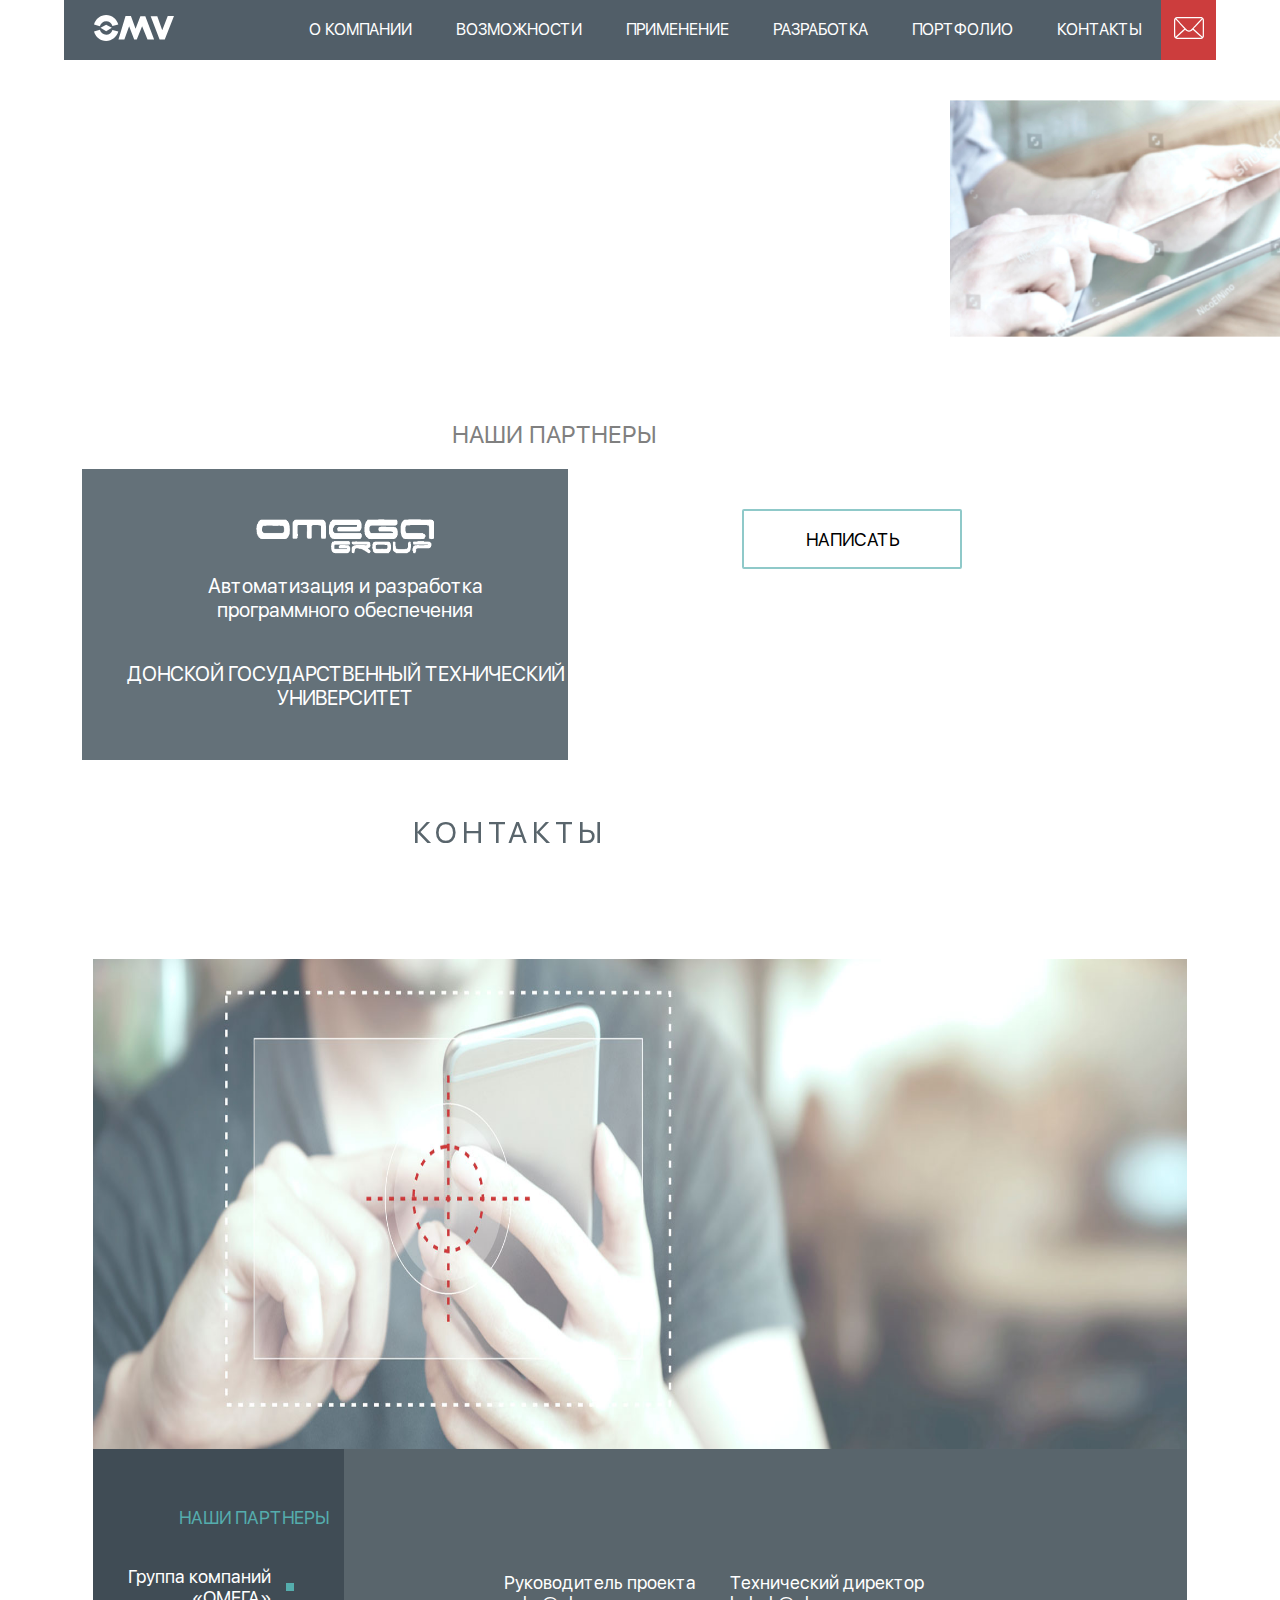
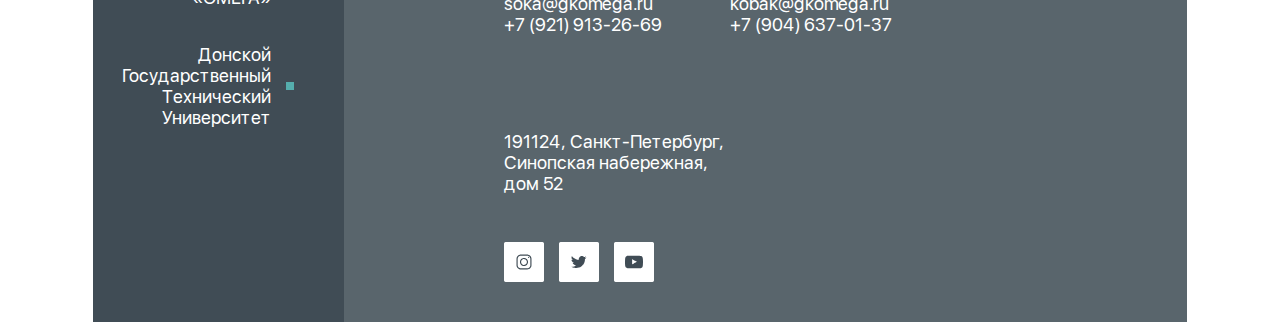
<file: about-company.html>
<!doctype html>
<html lang="ru">
<head>
    <meta charset="UTF-8">
    <meta name="viewport"
          content="width=device-width, user-scalable=no, initial-scale=1.0, maximum-scale=1.0, minimum-scale=1.0">
    <meta http-equiv="X-UA-Compatible" content="ie=edge">
    <title>О компании</title>
    <link rel="stylesheet" href="./assets/css/main.css">
</head>
<body>
<header class="header-mobile">
    <div class="logo-part">
        <a class="menu-btn">
            <span></span>
        </a>
        <a class="logo-wrapper" href="./index.html">
            <img class="logo-part__logo" src="./assets/images/logo.svg" alt="">
        </a>
        <div class="modal-menu">
            <ul class="main-list">
                <li><a  href="./about-company.html">О КОМПАНИИ</a></li>
                <li class="first-sub-list-opener"><a>ВОЗМОЖНОСТИ</a></li>
                <ul class="sub-list sub-list1">
                    <li><a href="possibilities.html">Технологии</a></li>
                    <li><a href="possibilities.html">Преимущества</a></li>
                </ul>
                <li class="second-sub-list-opener"><a>ПРИМЕНЕНИЕ</a></li>
                <ul class="sub-list sub-list2">
                    <li><a href="./usage-prom-and-building.html">Промышленность и строительство</a></li>
                    <li><a href="./usage-safety.html">Общественная безопасность и аналитика</a></li>
                    <li><a href="./usage-educational-houses.html">Учебные заведения</a></li>
                    <li><a href="./usage-events.html">Мероприятия</a></li>
                    <li><a href="./usage-hotels.html">Гостиничный бизнес</a></li>
                    <li><a href="./usage-smart-house.html">Умный дом</a></li>
                    <li><a href="./usage-buisness.html">Бизнес и персонал</a></li>
                    <li><a href="./usage-smart-city.html">Умный город</a></li>
                    <li><a href="./usage-retail.html">Ритейл</a></li>
                </ul>
                <li><a href="development.html">РАЗРАБОТКА</a></li>
                <li><a href="portfolio.html">ПОРТФОЛИО</a></li>
                <li><a href="#contacts">КОНТАКТЫ</a></li>
            </ul>
        </div>
    </div>
    <div class="mail-part">
        <a href="#" class="js-open-modal" data-modal="1"><img src="./assets/images/envelope.svg" alt=""></a>
    </div>
</header>

<header class="header-desktop">
    <div class="logo-part">
        <a href="index.html"><img src="./assets/images/logo.svg" alt=""></a>
    </div>
    <div class="empty-place">

    </div>

    <div class="links-part">
        <div class="mail-part">
            <a href="#" class="js-open-modal" data-modal="1">      <img src="./assets/images/envelope.svg" alt=""></a>
        </div>
        <ul>
            <li><a class="active-link" href="./about-company.html">О КОМПАНИИ</a></li>
            <li class="link2"><a class="active-link " href="./possibilities.html">ВОЗМОЖНОСТИ</a>
                <div class="sub-link sub-link1">
                    <a href="./possibilities.html">Технологии</a>
                    <a href="./possibilities.html">Разработки</a>
                </div>
            </li>
            <li class="link3"><a class="active-link" style="cursor: default" href="#">ПРИМЕНЕНИЕ</a>
                <div class="sub-link sub-link2">
                    <a href="./usage-buisness.html">Промышленность и строительство</a>
                    <a href="./usage-safety.html">Общественная безопасность <br> и аналитика</a>
                    <a href="./usage-educational-houses.html">Учебные заведения</a>
                    <a href="./usage-events.html">Мероприятия</a>
                    <a href="./usage-hotels.html">Гостиницы, отели, хостелы</a>
                    <a href="./usage-smart-house.html">Умный дом</a>
                    <a href="./usage-smart-house.html">Умный дом</a>
                    <a href="./usage-buisness.html">Бизнес и персонал</a>
                    <a href="./usage-smart-city.html">Умный город</a>
                    <a href="./usage-retail.html">Ритейл</a>
                </div>
            </li>
            <li class="link4"><a class="active-link" href="./development.html">РАЗРАБОТКА</a>
                <div class="sub-link sub-link3">
                    <a href="./development.html">Собственные разработки</a>
                    <a href="./development.html">R&D</a>
                </div>
            </li>
            <li class="link5"><a class="active-link" href="./portfolio.html">ПОРТФОЛИО</a>
                <div class="sub-link sub-link4">
                    <a href="./portfolio.html">Видеоролики</a>
                    <a href="./portfolio.html">Наши заказчики</a>
                    <a href="./portfolio.html">Дополнительные <br> материалы</a>
                </div>
            </li>
            <li><a class="active-link"  href="#contacts">КОНТАКТЫ</a></li>
        </ul>
    </div>
</header>


<div class="section-about-company">
    <div class="container">
        <div class="head-container">
            <img class="head-container__dotts m-head-container__dotts mobile-only " src="./assets/images/dotts.svg" alt="">
            <img class="head-container__dotts d-head-container__dotts " src="./assets/images/Точки.svg" alt="">
            <h2 style="margin:0 auto;" class="mobile-only">О КОМПАНИИ</h2>
            <img class="head-container__dotts m-head-container__dotts mobile-only" src="./assets/images/dotts.svg" alt="">
            <img class="head-container__dotts d-head-container__dotts " src="./assets/images/Точки.svg" alt="">
        </div>
        <div class="company-desc">
            <p class="mobile-only">
            Начиная с 2014 года, компания OMV успешно продвигает себя на рынке разработок аппаратных комплексов
            , видеораспознавания и компьютерного зрения, работающих на основе нейронных сетей и искуственного интеллекта.
            Мы, успешно реализовали проекты, более чем, для 15 компаний и не останавливаемся на достигнутом

            </p>

    </div>

</div>



<div class="section-company-partners">
        <div class="head-container">
            <img class="head-container__dotts m-head-container__dotts mobile-only " src="./assets/images/dotts.svg" alt="">
            <img class="head-container__dotts d-head-container__dotts" src="./assets/images/Точки.svg" alt="">
            <h2 class="mobile-only">НАШИ ПАРТНЕРЫ</h2>
            <img class="head-container__dotts m-head-container__dotts mobile-only" src="./assets/images/dotts.svg" alt="">
            <img class="head-container__dotts d-head-container__dotts " src="./assets/images/Точки.svg" alt="">
        </div>
    <h2 class="partnersAbout" style=" display: none;position: relative; top: 280px; left: 420px; color:grey; font-weight: normal;">НАШИ ПАРТНЕРЫ</h2>
    <div class="aboutflex" style="display: block; justify-content: space-between;">

        <div class="short-desc">
            <img src="./assets/images/omega-group-logo.png" alt="">
            <p class="first-paragraph">Автоматизация и разработка <br> программного обеспечения</p>
            <p>ДОНСКОЙ ГОСУДАРСТВЕННЫЙ <br class="mobile-only"> ТЕХНИЧЕСКИЙ УНИВЕРСИТЕТ</p>
        </div>
    <a style="text-decoration: none;" href="#" class="js-open-modal" data-modal="1"><div class=" aboutWrite btn-learn-more write-us" style="color: black;">НАПИСАТЬ</div></a>
    </div>
    <img class="man-with-a-tablet" src="./assets/images/man-with-a-tablet.jpg" alt="">

</div>

    <div class="modal" data-modal="1">
        <div class="modalContent">
            <!--   Svg иконка для закрытия окна  -->
            <img src="./assets/images/cancel.svg" class="modal__cross js-modal-close">
            <p class="modal__name">Ваше имя<span>*</span></p>
            <input style="width: 85%;" type="text">
            <p class="modal__ink">Название организации</p>
            <input style="width: 85%" type="text">
            <p class="modal__ink">Ваша почта<span>*</span></p>
            <input style="width: 85%" type="tex">
            <p class="modal__tel">Контактный номер телефона</p>
            <input style="width: 85%" type="tel" name="tel"
                   pattern="2[0-9]{3}-[0-9]{3}">
            <p class="text">Ваш вопрос<span>*</span></p>
            <input style="padding-bottom: 35px; width: 85%;" type="text">
            <p style="color:grey; opacity: 0.9;"><input type="checkbox" name="option1" value="a1" checked>- согласен на обработку моих персональных данных</p>
        </div>
        <button style="margin-top:15px;" class="sendButton">ОТПРАВИТЬ</button>
    </div>
<div class="overlay js-overlay-modal"></div>

    <div class="section-contacts" id="contacts">
        <div class="head-container">
            <img class="head-container__dotts m-head-container__dotts " src="./assets/images/dotts.svg" alt="">
            <img class="head-container__dotts d-head-container__dotts " src="./assets/images/Точки.svg" alt="">
            <h2 class="while-no-empty mobile-only">КОНТАКТЫ</h2>
            <img class="head-container__dotts m-head-container__dotts " src="./assets/images/dotts.svg" alt="">
            <img class="head-container__dotts d-head-container__dotts " src="./assets/images/Точки.svg" alt="">
        </div>
        <div class="basement">
            <h2 style="display: none" class="h2Contacts h2-desktop">КОНТАКТЫ</h2>
            <div class="image-part">
                <img class="mobile-only" src="./assets/images/footer-image.jpg" alt="">
                <img class="footerImgDesc" style="display: none" src="./assets/images/1con.jpg" alt="">
            </div>
            <div class="footer-part">



                <div class="left-part">
                    <div class="contact">
                        <p>Руководитель проекта
                            <br>
                            <a href="">soka@gkomega.ru</a>
                            <br>
                            <a href="">+7 (921) 913-26-69</a>
                        </p>
                    </div>
                    <div class="contact">
                        <p>Технический директор
                            <br>
                            <a href="">kobak@gkomega.ru</a>
                            <br>
                            <a href="">+7 (904) 637-01-37</a>
                        </p>
                    </div>
                    <div class="contact">
                        <p>191124, Санкт-Петербург, <br> Синопская набережная, <br class="-display-block"> дом 52</p>
                    </div>
                    <div class="social-networks-links">
                        <!-- <a href=""><img src="./assets/images/vk.svg" alt=""></a>-->
                        <a href=""><img src="./assets/images/instagram.svg" alt=""></a>
                        <a href=""><img src="./assets/images/twitter.svg" alt=""></a>
                        <a href=""><img src="./assets/images/youtube.svg" alt=""></a>
                    </div>
                </div>
                <div class="right-part">
                    <p class="green-sign">НАШИ ПАРТНЕРЫ</p>
                    <div class="green-square-wrapper">
                        <div class="green-square"></div>
                        <p>Группа компаний <br> «ОМЕГА» </p>
                    </div>
                    <div class="green-square-wrapper">
                        <div class="green-square"></div>
                        <p>Донской <br> Государственный <br> Технический<br> Университет</p>
                    </div>
                </div>
            </div>
        </div>
    </div>
</div>


<script>
   /* function aboutEmpty() {
        if (document.documentElement.scrollTop > document.getElementsByClassName('section-about-company')[0].offsetTop) {
            document.getElementsByClassName('empty-place')[0].innerHTML = '<p>О КОМПАНИИ</p>';
        }
        if (document.documentElement.scrollTop > document.getElementsByClassName('section-contacts')[0].offsetTop - 110) {
            document.getElementsByClassName('empty-place')[0].innerHTML = '<p>КОНТАКТЫ</p>';
        }
    }*/
</script>
<script
        src="https://code.jquery.com/jquery-3.4.1.min.js"
        integrity="sha256-CSXorXvZcTkaix6Yvo6HppcZGetbYMGWSFlBw8HfCJo="
        crossorigin="anonymous"></script>
    <script src="./assets/scripts/modal.js"></script>
<script src="./assets/scripts/script.js"></script>

</body>
</html>
</file>
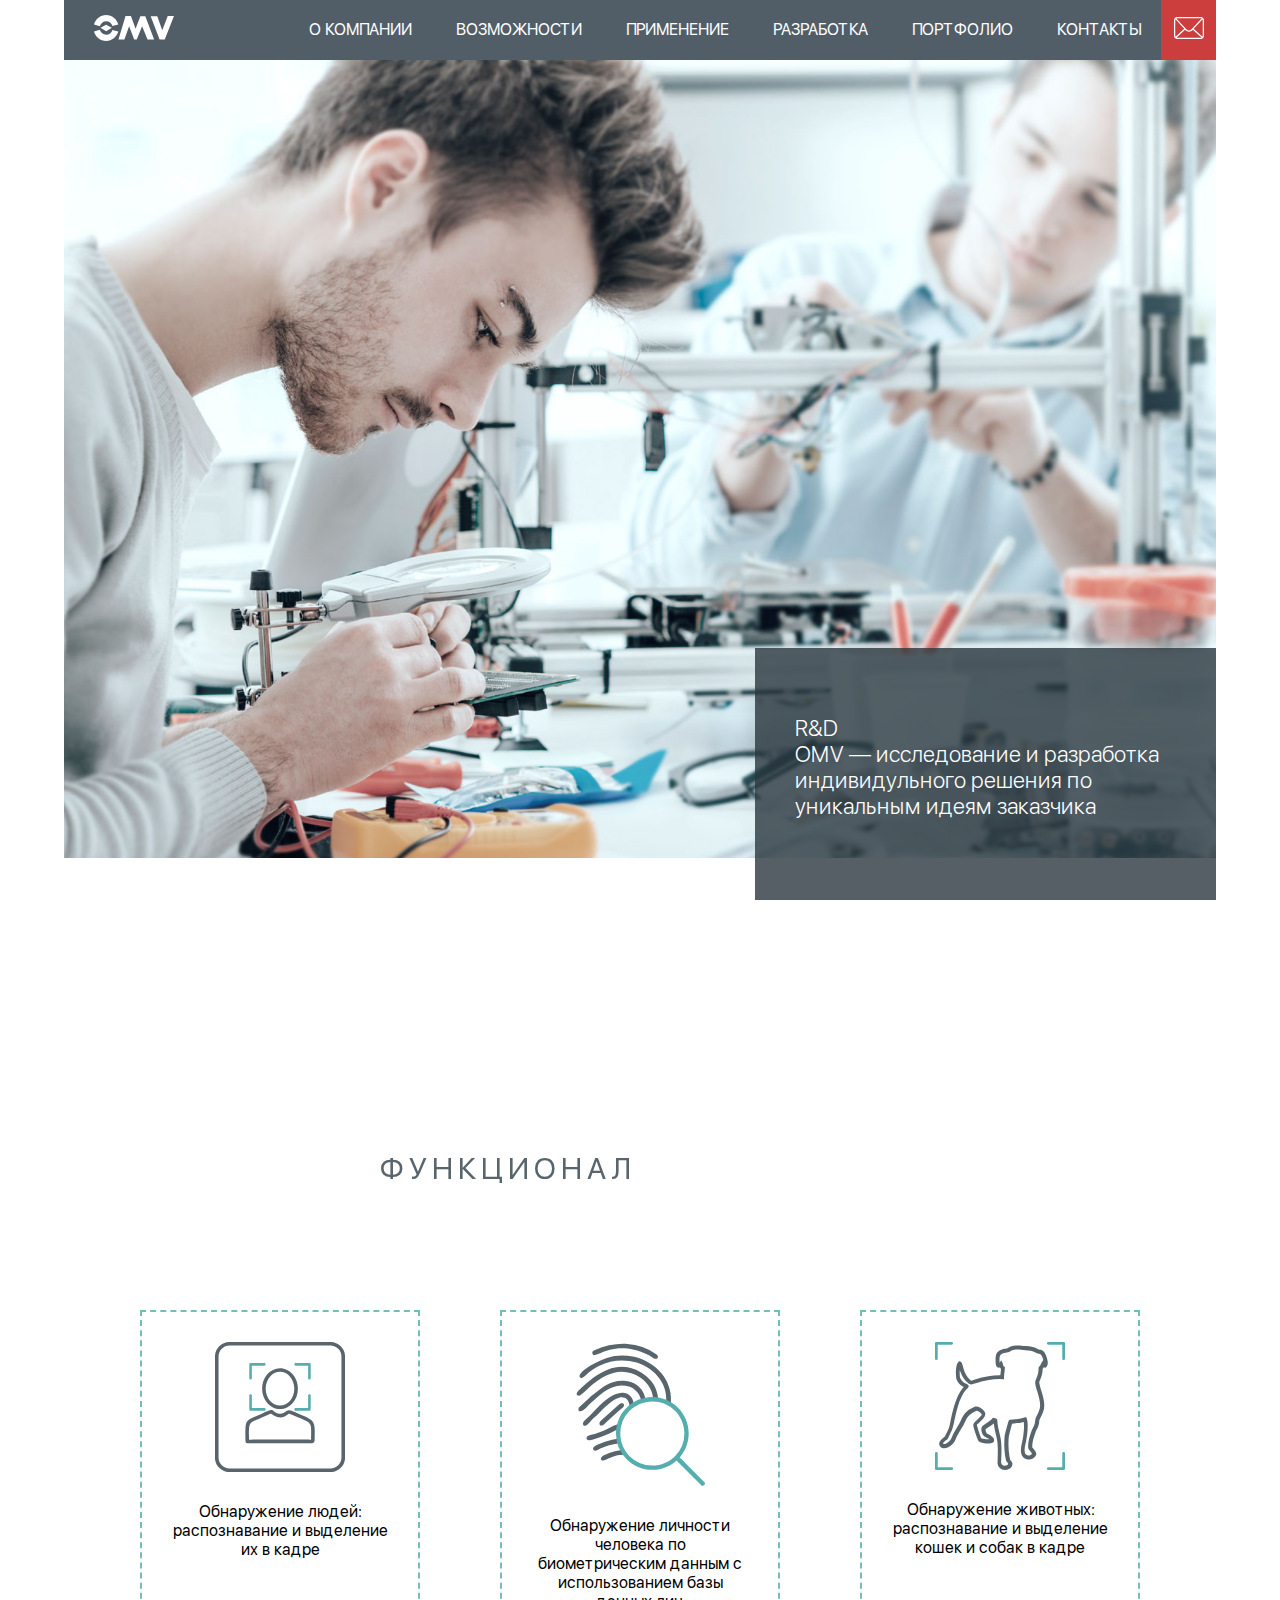
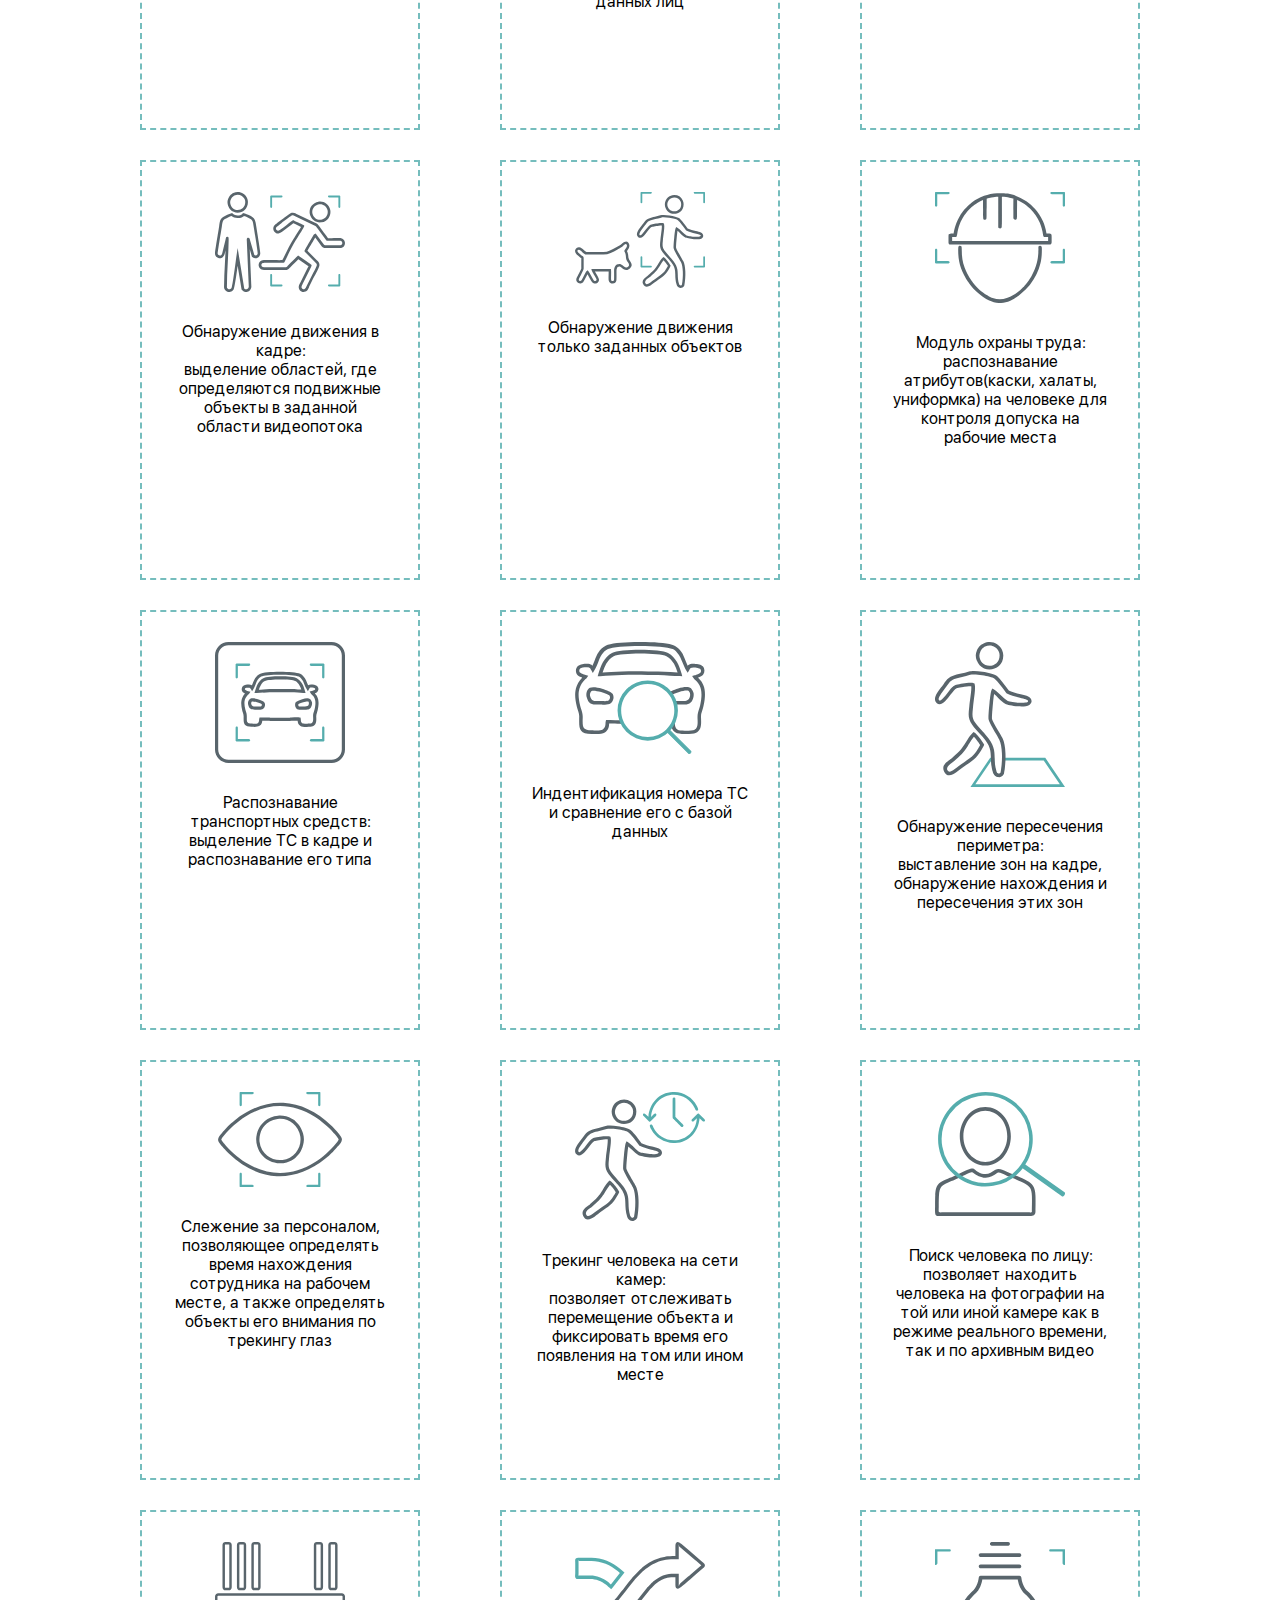
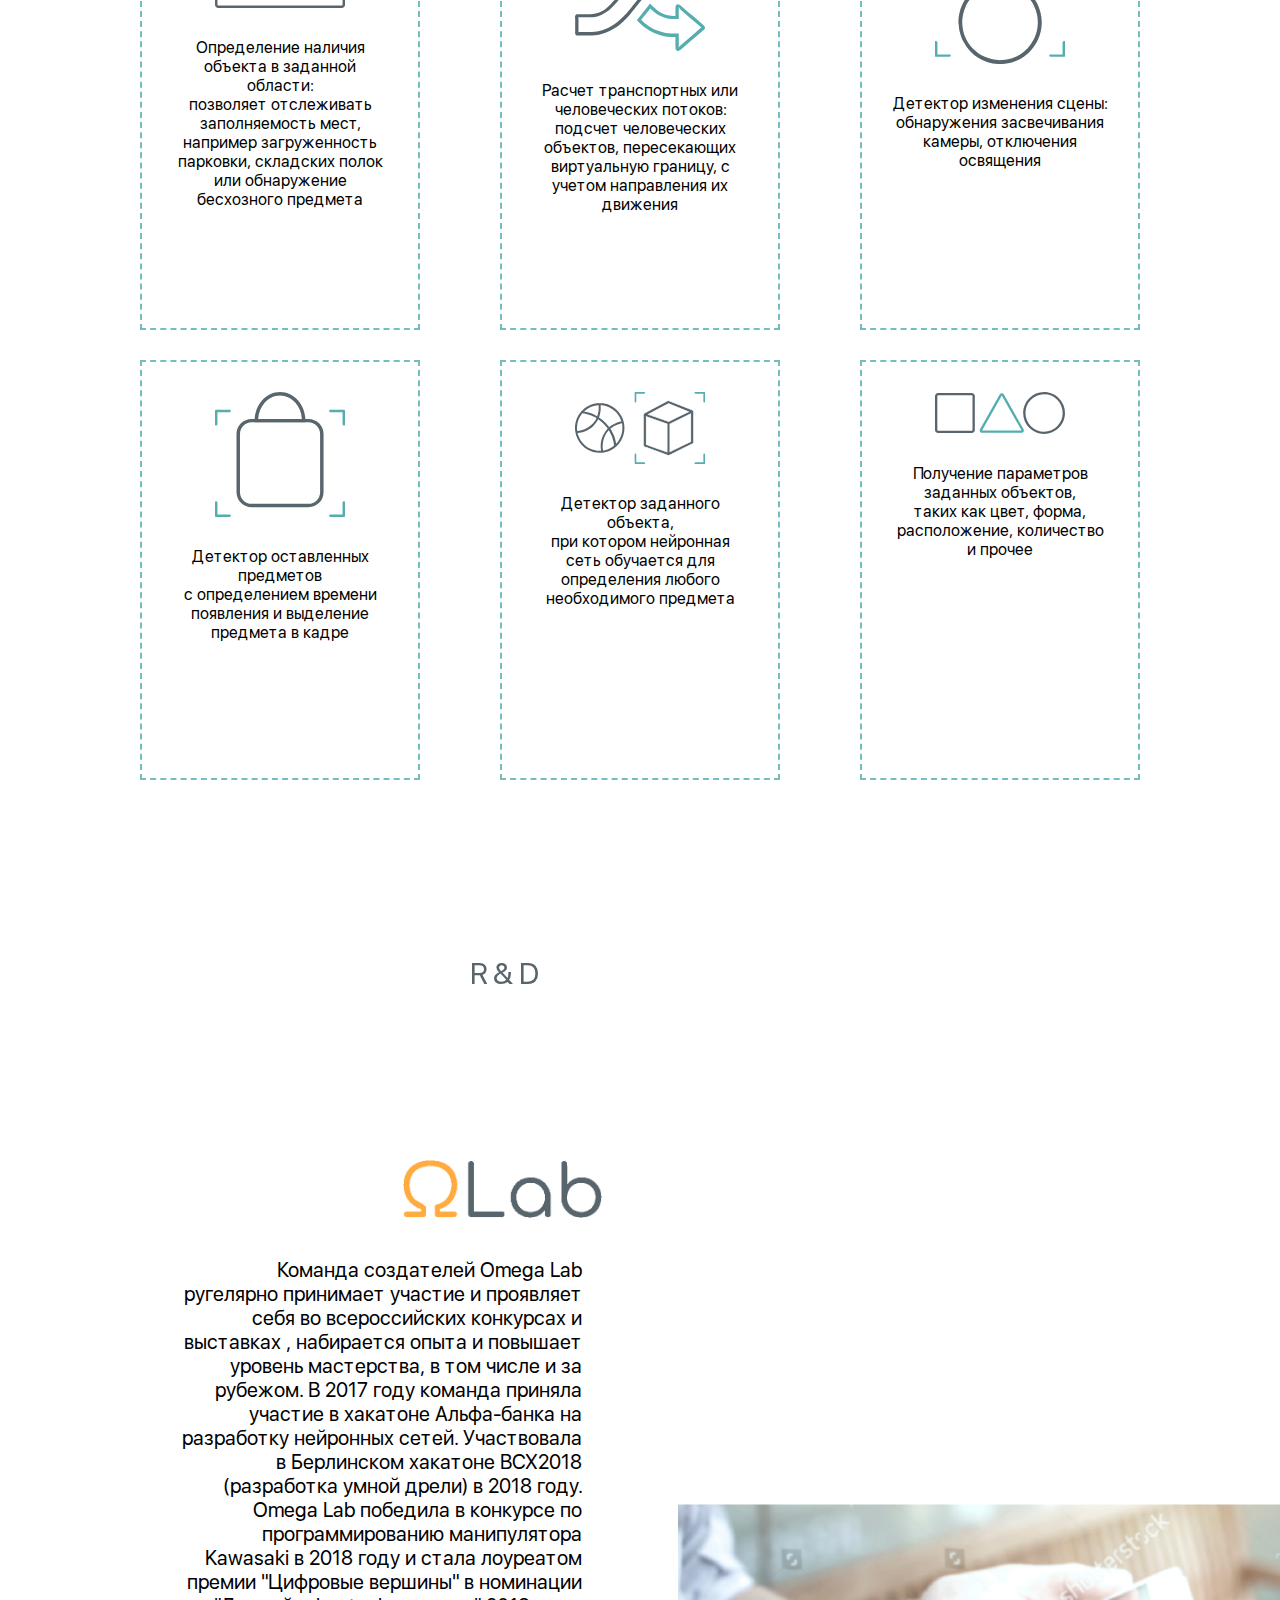
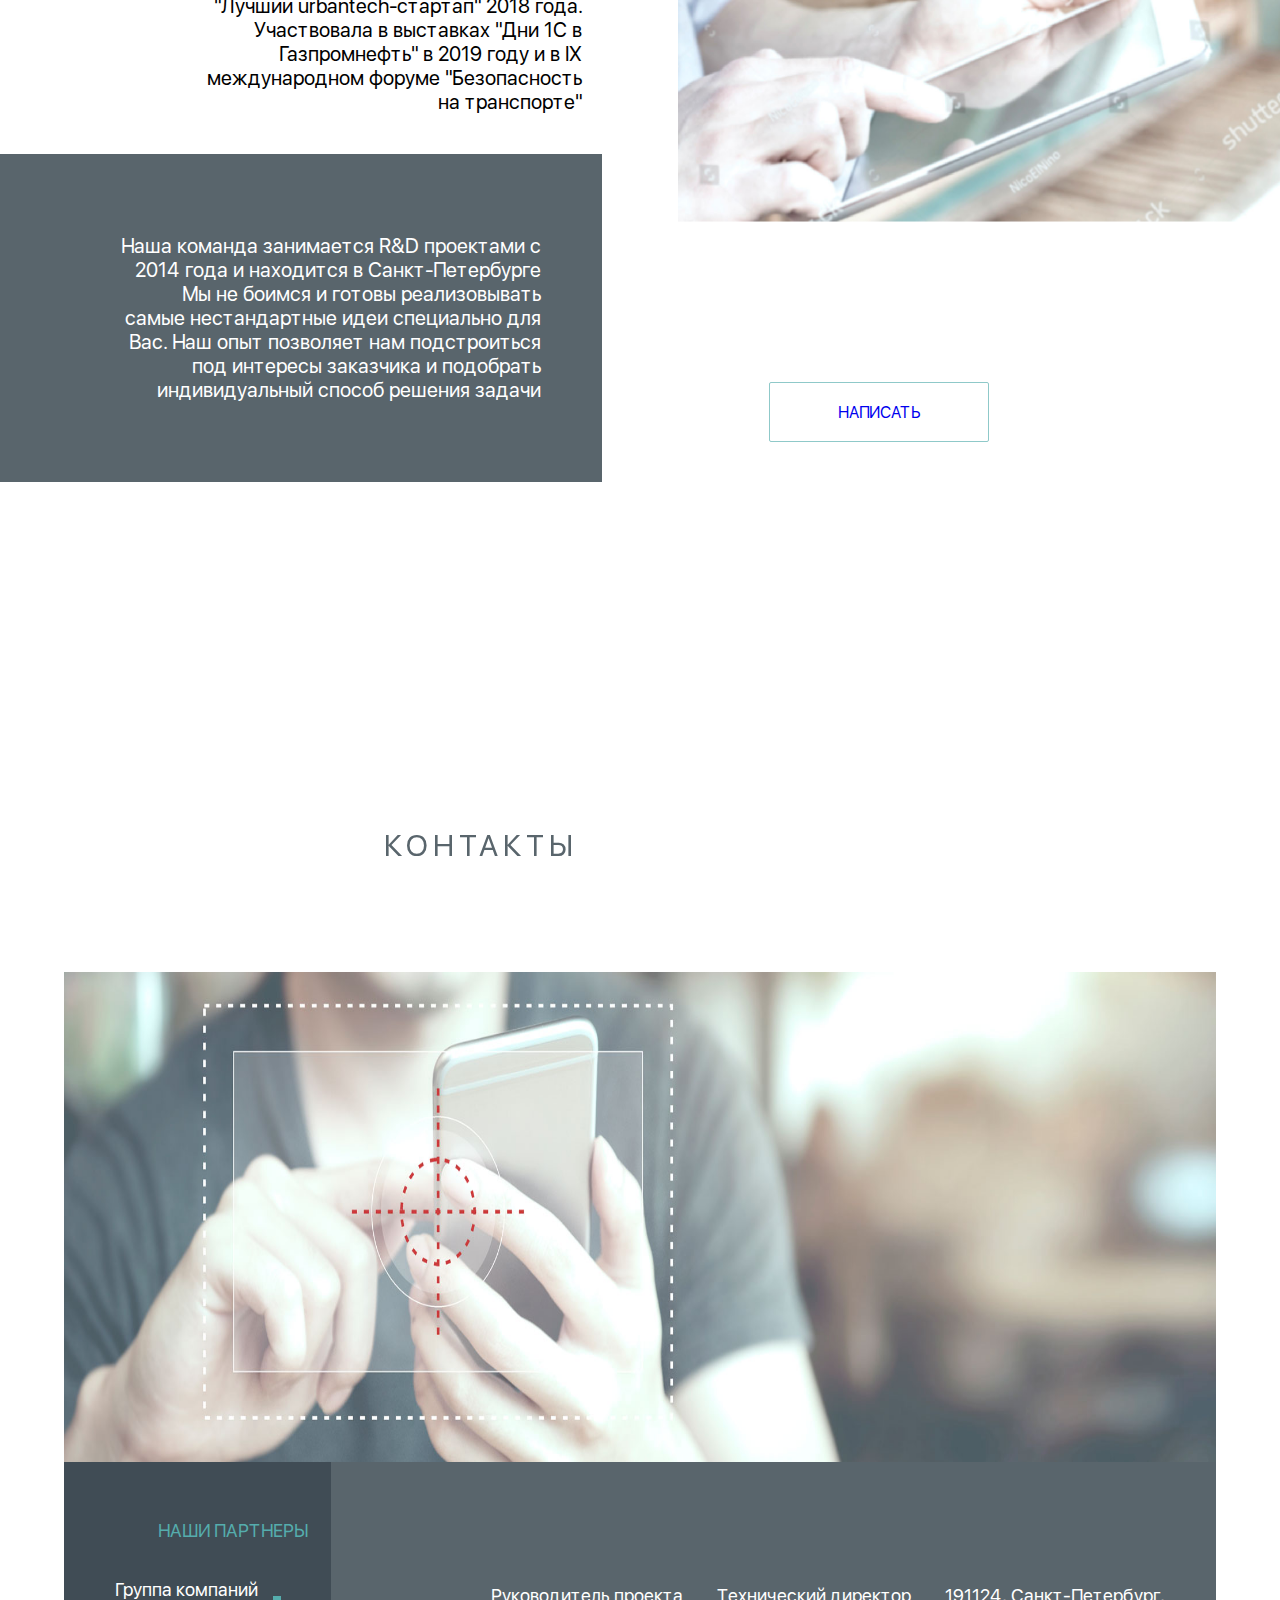
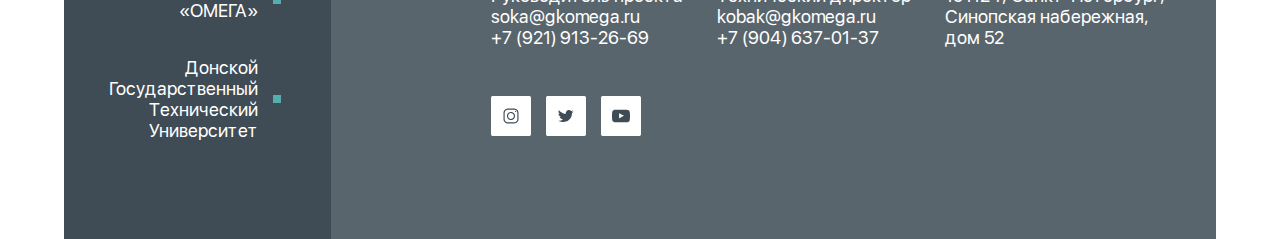
<file: development.html>
<!doctype html>
<html lang="ru">
<head>
    <meta charset="UTF-8">
    <meta name="viewport"
          content="width=device-width, user-scalable=no, initial-scale=1.0, maximum-scale=1.0, minimum-scale=1.0">
    <meta http-equiv="X-UA-Compatible" congtent="ie=edge">
    <title>Разработки</title>
    <link rel="shortcut icon" href="./assets/images/favicon.ico" type="image/x-icon">
    <link rel="stylesheet" href="./assets/css/main.css">
</head>
<body>
<header class="header-mobile">
    <div class="logo-part">
        <a class="menu-btn">
            <span></span>
        </a>
        <a class="logo-wrapper" href="./index.html">
            <img class="logo-part__logo" src="./assets/images/logo.svg" alt="">
        </a >
        <div class="modal-menu">
            <ul class="main-list">
                <li><a href="./about-company.html">О КОМПАНИИ</a></li>
                <li class="first-sub-list-opener"><a>ВОЗМОЖНОСТИ</a></li>
                <ul class="sub-list sub-list1">
                    <li><a href="possibilities.html">Технологии</a></li>
                    <li><a href="possibilities.html">Преимущества</a></li>
                </ul>
                <li class="second-sub-list-opener"><a>ПРИМЕНЕНИЕ</a></li>
                <ul class="sub-list sub-list2">
                    <li><a href="./usage-prom-and-building.html">Промышленность и строительство</a></li>
                    <li><a href="./usage-safety.html">Общественная безопасность и аналитика</a></li>
                    <li><a href="./usage-educational-houses.html">Учебные заведения</a></li>
                    <li><a href="./usage-events.html">Мероприятия</a></li>
                    <li><a href="./usage-hotels.html">Гостиничный бизнес</a></li>
                    <li><a href="./usage-smart-house.html">Умный дом</a></li>
                    <li><a href="./usage-buisness.html">Бизнес и персонал</a></li>
                    <li><a href="./usage-smart-city.html">Умный город</a></li>
                    <li><a href="./usage-retail.html">Ритейл</a></li>
                </ul>
                <li><a href="development.html">РАЗРАБОТКА</a></li>
                <li><a href="portfolio.html">ПОРТФОЛИО</a></li>
                <li><a href="#contacts">КОНТАКТЫ</a></li>
            </ul>
        </div>
    </div>
    <div class="mail-part">
        <a href="#" class="js-open-modal" data-modal="1">   <img src="./assets/images/envelope.svg" alt=""></a>
    </div>
</header>

<header class="header-desktop">
    <div class="logo-part">
        <a href="index.html"><img src="./assets/images/logo.svg" alt=""></a>
    </div>
    <div class="empty-place">

    </div>

    <div class="links-part">
        <div class="mail-part">
            <a href="#" class="js-open-modal" data-modal="1">   <img src="./assets/images/envelope.svg" alt=""></a>
        </div>
        <ul>
            <li><a class="active-link" href="./about-company.html">О КОМПАНИИ</a></li>
            <li class="link2"><a class="active-link " href="./possibilities.html">ВОЗМОЖНОСТИ</a>
                <div class="sub-link sub-link1">
                    <a href="./possibilities.html">Технологии</a>
                    <a href="./possibilities.html">Разработки</a>
                </div>
            </li>
            <li class="link3"><a class="active-link" style="cursor: default" href="#">ПРИМЕНЕНИЕ</a>
                <div class="sub-link sub-link2">
                    <a href="./usage-prom-and-building.html">Промышленность и строительство</a>
                    <a href="./usage-safety.html">Общественная безопасность <br> и аналитика</a>
                    <a href="./usage-educational-houses.html">Учебные заведения</a>
                    <a href="./usage-events.html">Мероприятия</a>
                    <a href="./usage-hotels.html">Гостиницы, отели, хостелы</a>
                    <a href="./usage-smart-house.html">Умный дом</a>
                    <a href="./usage-buisness.html">Бизнес и персонал</a>
                    <a href="./usage-smart-city.html">Умный город</a>
                    <a href="./usage-retail.html">Ритейл</a>
                </div>
            </li>
            <li class="link4"><a class="active-link" href="./development.html">РАЗРАБОТКА</a>
                <div class="sub-link sub-link3">
                    <a href="./development.html">Собственные разработки</a>
                    <a href="./development.html">R&D</a>
                </div>
            </li>
            <li class="link5"><a class="active-link" href="./portfolio.html">ПОРТФОЛИО</a>
                <div class="sub-link sub-link4">
                    <a href="./portfolio.html">Видеоролики</a>
                    <a href="./portfolio.html">Наши заказчики</a>
                    <a href="./portfolio.html">Дополнительные <br> материалы</a>
                </div>
            </li>
            <li><a class="active-link"  href="#contacts">КОНТАКТЫ</a></li>
        </ul>
    </div>
</header>


<div class="section-main-possibilities">
    <img class="cars" src="./assets/images/dev.jpg" alt="">
    <div class="short-desc">
        <div class="paragraph">
            <p>R&D<br> OMV — исследование и разработка индивидульного решения по уникальным идеям заказчика</p>
        </div>
    </div>
</div>

<div class="modal" data-modal="1">
    <div class="modalContent">
        <!--   Svg иконка для закрытия окна  -->
        <img src="./assets/images/cancel.svg" class="modal__cross js-modal-close">
        <p class="modal__name">Ваше имя<span>*</span></p>
        <input style="width: 85%;" type="text">
        <p class="modal__ink">Название организации</p>
        <input style="width: 85%" type="text">
        <p class="modal__ink">Ваша почта<span>*</span></p>
        <input style="width: 85%" type="tex">
        <p class="modal__tel">Контактный номер телефона</p>
        <input style="width: 85%" type="tel" name="tel"
               pattern="2[0-9]{3}-[0-9]{3}">
        <p class="text">Ваш вопрос<span>*</span></p>
        <input style="padding-bottom: 35px; width: 85%;" type="text">
        <p style="color:grey; opacity: 0.9;"><input type="checkbox" name="option1" value="a1" checked>- согласен на обработку моих персональных данных</p>
    </div>
    <button style="margin-top:15px;" class="sendButton">ОТПРАВИТЬ</button>
</div>
<div class="overlay js-overlay-modal"></div>
<h2 style="display: none;" class="h2-desktop h2Func">ФУНКЦИОНАЛ</h2>
<div style="margin-top: 20px;" class="section-functioanl">
    <h1 class="mobile-only">ФУНКЦИОНАЛ</h1>
    <div class="func-container">
        <div class="func">
            <img src="./assets/images/1d.svg" alt="">
            <p>Обнаружение людей: <br> распознавание и выделение их в кадре</p>
        </div>
        <div class="func">
            <img src="./assets/images/2d.svg" alt="">
            <p>Обнаружение личности <br> человека по биометрическим данным с использованием базы данных лиц</p>
        </div>
        <div class="func">
            <img src="./assets/images/3d.svg" alt="">
            <p>Обнаружение животных: <br> распознавание и выделение кошек и собак в кадре  </p>
        </div>
        <div class="func">
            <img src="./assets/images/4d.svg" alt="">
            <p>Обнаружение движения в кадре: <br> выделение областей, где определяются подвижные объекты в заданной области видеопотока</p>
        </div>
        <div class="func">
            <img src="./assets/images/5d.svg" alt="">
            <p>Обнаружение движения <br>только заданных объектов</p>
        </div>
        <div class="func">
            <img src="./assets/images/6d.svg" alt="">
            <p>Модуль охраны труда: <br> распознавание атрибутов(каски, халаты, униформка) на человеке для контроля допуска на рабочие места</p>
        </div>
        <div class="func">
            <img src="./assets/images/7d.svg" alt="">
            <p>Распознавание транспортных средств: <br> выделение ТС в кадре и распознавание его типа</p>
        </div>
        <div class="func">
            <img src="./assets/images/8d.svg" alt="">
            <p>Индентификация номера ТС <br> и сравнение его с базой данных</p>
        </div>
        <div class="func">
            <img src="./assets/images/9d.svg" alt="">
            <p>Обнаружение пересечения периметра: <br> выставление зон на кадре, обнаружение нахождения и пересечения этих зон</p>
        </div>
        <div class="func">
            <img src="./assets/images/10d.svg" alt="">
            <p>Слежение за персоналом, <br> позволяющее определять время нахождения сотрудника на рабочем месте, а также определять объекты его внимания по трекингу глаз </p>
        </div>
        <div class="func">
            <img src="./assets/images/11d.svg" alt="">
            <p>Трекинг человека на сети камер: <br> позволяет отслеживать перемещение объекта и фиксировать время его появления на том или ином месте</p>
        </div>
        <div class="func">
            <img src="./assets/images/12d.svg" alt="">
            <p>Поиск человека по лицу: <br> позволяет находить человека на фотографии на той или иной камере как в режиме реального времени, так и по архивным видео</p>
        </div>
        <div class="func">
            <img src="./assets/images/13d.svg" alt="">
            <p>Определение  наличия объекта в заданной области: <br> позволяет отслеживать заполняемость мест, например загруженность парковки, складских полок или обнаружение бесхозного предмета</p>
        </div>
        <div class="func">
            <img src="./assets/images/14d.svg" alt="">
            <p>Расчет транспортных или человеческих потоков: <br> подсчет человеческих объектов, пересекающих виртуальную границу, с учетом направления их движения</p>
        </div>
        <div class="func">
            <img src="./assets/images/15d.svg" alt="">
            <p>Детектор изменения сцены: <br> обнаружения засвечивания камеры, отключения освящения</p>
        </div>
        <div class="func">
            <img src="./assets/images/16d.svg" alt="">
            <p>Детектор оставленных предметов<br>с определением времени появления и выделение предмета в кадре</p>
        </div>
        <div class="func">
            <img src="./assets/images/17d.svg" alt="">
            <p>Детектор заданного объекта, <br>при котором нейронная сеть обучается для определения любого необходимого предмета</p>
        </div>
        <div class="func">
            <img src="./assets/images/18d.svg" alt="">
            <p>Получение параметров заданных объектов, <br> таких как цвет, форма, расположение, количество и прочее</p>
        </div>
    </div>
    <h2 style="display: none;" class="h2-desktop h2RnD">R&D</h2>
    <h1 class="r-and-d mobile-only">R&D</h1>
    <div class="r-d-desc mobile-only">
        <p>Наша команда занимается R&D проектами с 2014 года и находится в Санкт-Петербурге Мы не боимся и готовы реализовывать
            самые нестандартные идеи специально для Вас. Наш опыт позволяет нам подстроиться под интересы заказчика и подобрать индивидуальный способ решения задачи</p>
    </div>

    <img class="omega-lab mobile-only" src="./assets/images/omaga-lab-logo.png" alt="">
    <img src="./assets/images/man-with-a-tablet.jpg" class="mobile-only" alt="">
    <div class="btn-learn-more write-us mobile-only"><a style="text-decoration: none" href="#" class="js-open-modal" data-modal="1">НАПИСАТЬ НАМ</a></div>
    <div class="long-desc mobile-only">
        <p>Команда создателей Omega Lab ругелярно принимает участие и проявляет себя во всероссийских конкурсах и выставках
        , набирается опыта и повышает уровень мастерства, в том числе и за рубежом. В 2017 году команда приняла участие
        в хакатоне Альфа-банка на разработку нейронных сетей. Участвовала в Берлинском хакатоне BCX2018 (разработка
        умной дрели) в 2018 году. Omega Lab победила в конкурсе по программированию манипулятора Kawasaki в 2018 году
        и стала лоуреатом премии "Цифровые вершины" в номинации "Лучший urbantech-стартап" 2018 года. Участвовала
        в выставках "Дни 1С в Газпромнефть" в 2019 году и в IX международном форуме "Безопасность на транспорте"</p>
    </div>



    <div class="r-n-d-container" style="display: none";>
        <div class="left-part">
            <img class="omega-lab" src="./assets/images/omaga-lab-logo.png" alt="">
            <div class="white-screen">
                <p>Команда создателей Omega Lab ругелярно принимает участие и проявляет себя во всероссийских конкурсах и выставках
                    , набирается опыта и повышает уровень мастерства, в том числе и за рубежом. В 2017 году команда приняла участие
                    в хакатоне Альфа-банка на разработку нейронных сетей. Участвовала в Берлинском хакатоне BCX2018 (разработка
                    умной дрели) в 2018 году. Omega Lab победила в конкурсе по программированию манипулятора Kawasaki в 2018 году
                    и стала лоуреатом премии "Цифровые вершины" в номинации "Лучший urbantech-стартап" 2018 года. Участвовала
                    в выставках "Дни 1С в Газпромнефть" в 2019 году и в IX международном форуме "Безопасность на транспорте"</p>
            </div>
            <div class="dark-screen">
                <p>Наша команда занимается R&D проектами с 2014 года и находится в Санкт-Петербурге Мы не боимся и готовы реализовывать
                    самые нестандартные идеи специально для Вас. Наш опыт позволяет нам подстроиться под интересы заказчика и подобрать индивидуальный способ решения задачи</p>
            </div>
        </div>
        <div class="right-part">
            <img src="./assets/images/man-with-a-tablet.jpg" alt="">
            <div class=" write-us" style="color: black; position: relative; bottom: 40px; right: 100px;"><a  style="text-decoration: none" href="#" class="js-open-modal" data-modal="1">НАПИСАТЬ</a></div>
        </div>
    </div>

</div>








<div class="section-contacts" id="contacts">
    <div class="head-container">
        <img class="head-container__dotts m-head-container__dotts " src="./assets/images/dotts.svg" alt="">
        <img class="head-container__dotts d-head-container__dotts " src="./assets/images/Точки.svg" alt="">
        <h2 class="while-no-empty mobile-only">КОНТАКТЫ</h2>
        <img class="head-container__dotts m-head-container__dotts " src="./assets/images/dotts.svg" alt="">
        <img class="head-container__dotts d-head-container__dotts " src="./assets/images/Точки.svg" alt="">
    </div>
    <div class="basement">
        <h2 style="display: none" class="h2Contacts h2-desktop">КОНТАКТЫ</h2>
        <div class="image-part">
            <img class="mobile-only" src="./assets/images/footer-image.jpg" alt="">
            <img class="footerImgDesc" style="display: none" src="./assets/images/1con.jpg" alt="">
        </div>
        <div class="footer-part">



            <div class="left-part">
                <div class="contact">
                    <p>Руководитель проекта
                        <br>
                        <a href="">soka@gkomega.ru</a>
                        <br>
                        <a href="">+7 (921) 913-26-69</a>
                    </p>
                </div>
                <div class="contact">
                    <p>Технический директор
                        <br>
                        <a href="">kobak@gkomega.ru</a>
                        <br>
                        <a href="">+7 (904) 637-01-37</a>
                    </p>
                </div>
                <div class="contact">
                    <p>191124, Санкт-Петербург, <br> Синопская набережная, <br class="-display-block"> дом 52</p>
                </div>
                <div class="social-networks-links">
                    <!-- <a href=""><img src="./assets/images/vk.svg" alt=""></a>-->
                    <a href=""><img src="./assets/images/instagram.svg" alt=""></a>
                    <a href=""><img src="./assets/images/twitter.svg" alt=""></a>
                    <a href=""><img src="./assets/images/youtube.svg" alt=""></a>
                </div>
            </div>
            <div class="right-part">
                <p class="green-sign">НАШИ ПАРТНЕРЫ</p>
                <div class="green-square-wrapper">
                    <div class="green-square"></div>
                    <p>Группа компаний <br> «ОМЕГА» </p>
                </div>
                <div class="green-square-wrapper">
                    <div class="green-square"></div>
                    <p>Донской <br> Государственный <br> Технический<br> Университет</p>
                </div>
            </div>
        </div>
    </div>
</div>


<script>
    /*function devEmpty() {
        if (document.documentElement.scrollTop > document.getElementsByClassName('section-functioanl')[0].offsetTop - 170) {
            document.getElementsByClassName('empty-place')[0].innerHTML = '<p>ФУНКЦИОНАЛ</p>';
        }
        if (document.documentElement.scrollTop < document.getElementsByClassName('section-functioanl')[0].offsetTop -170 ) {
            document.getElementsByClassName('empty-place')[0].innerHTML = '<p></p>';
        }
        if (document.documentElement.scrollTop > document.getElementsByClassName('r-n-d-container')[0].offsetTop - 150 ) {
            document.getElementsByClassName('empty-place')[0].innerHTML = '<p>R&D</p>';
        }
        if (document.documentElement.scrollTop > document.getElementsByClassName('section-contacts')[0].offsetTop - 110) {
            document.getElementsByClassName('empty-place')[0].innerHTML = '<p>КОНТАКТЫ</p>';
        }
    }*/
</script>











<script
        src="https://code.jquery.com/jquery-3.4.1.min.js"
        integrity="sha256-CSXorXvZcTkaix6Yvo6HppcZGetbYMGWSFlBw8HfCJo="
        crossorigin="anonymous"></script>
<script src="./assets/scripts/modal.js"></script>
<script src="./assets/scripts/script.js"></script>
</body>
</html>
</file>
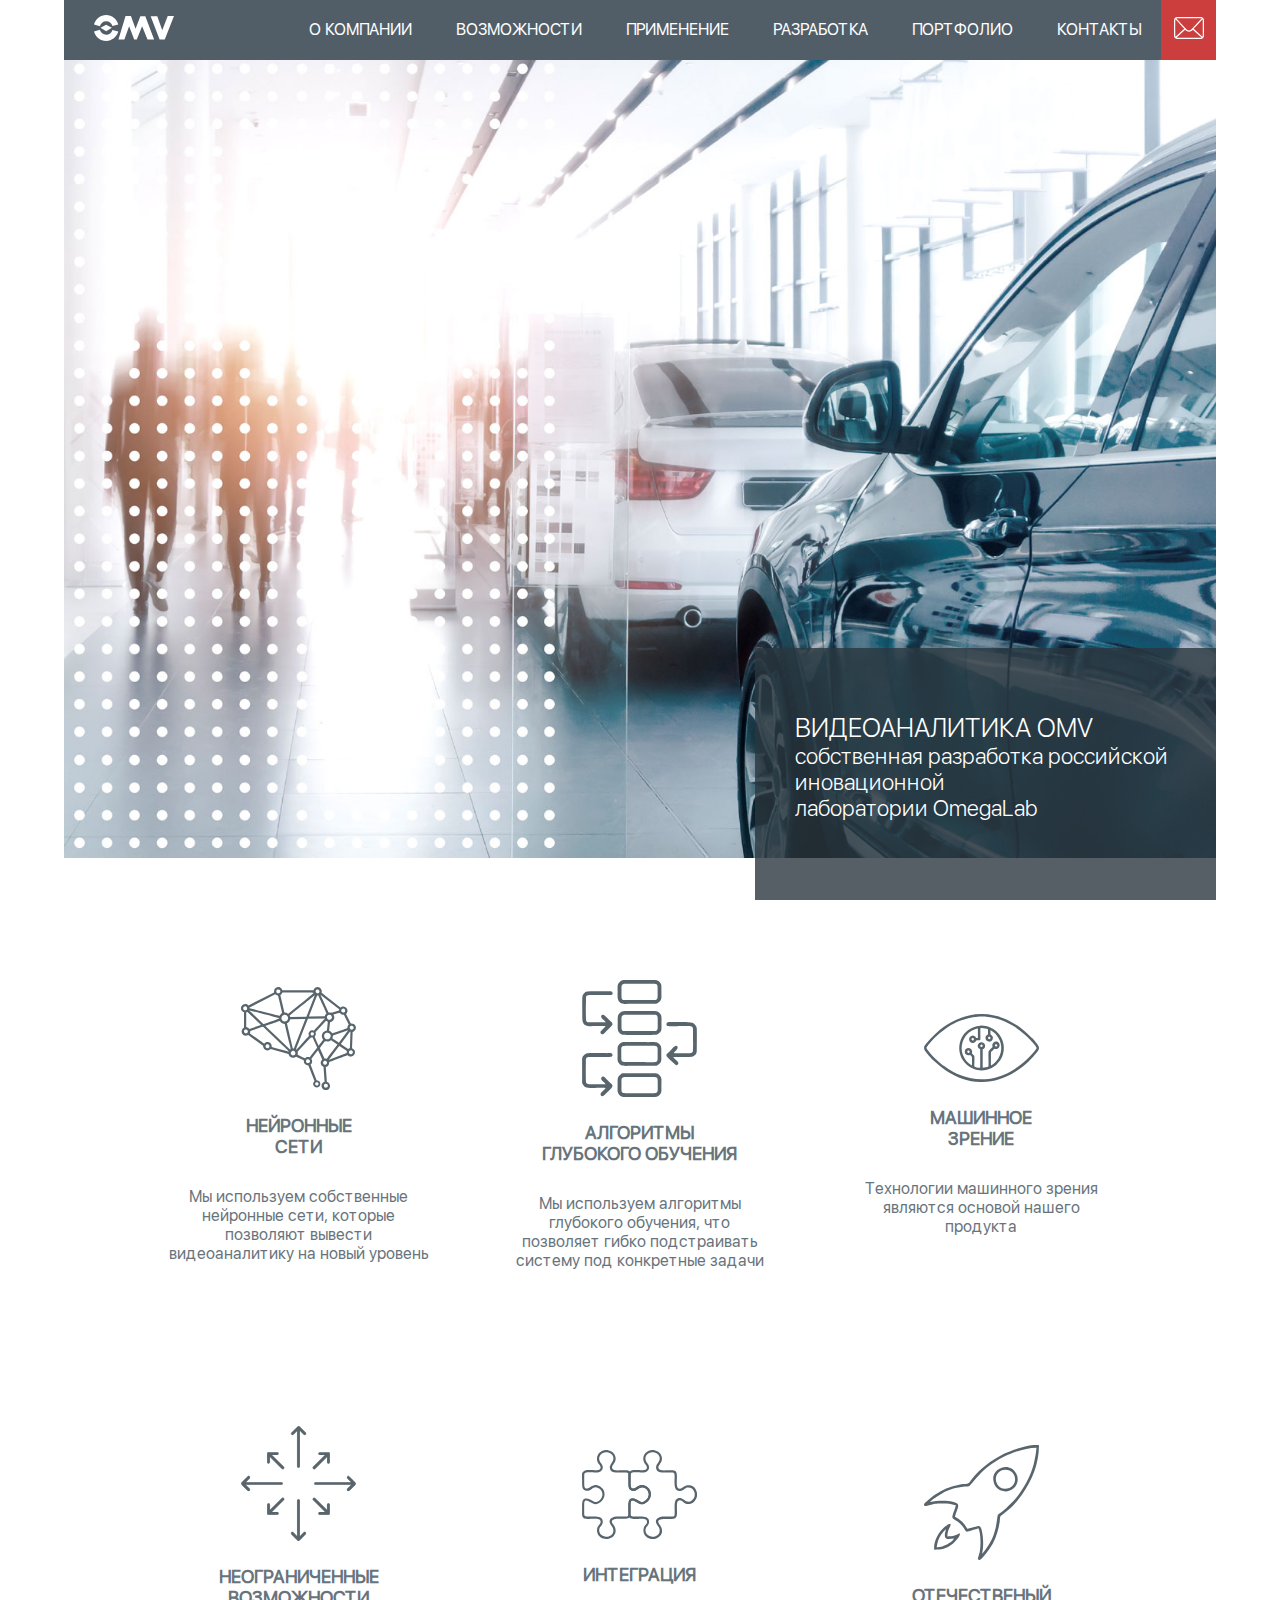
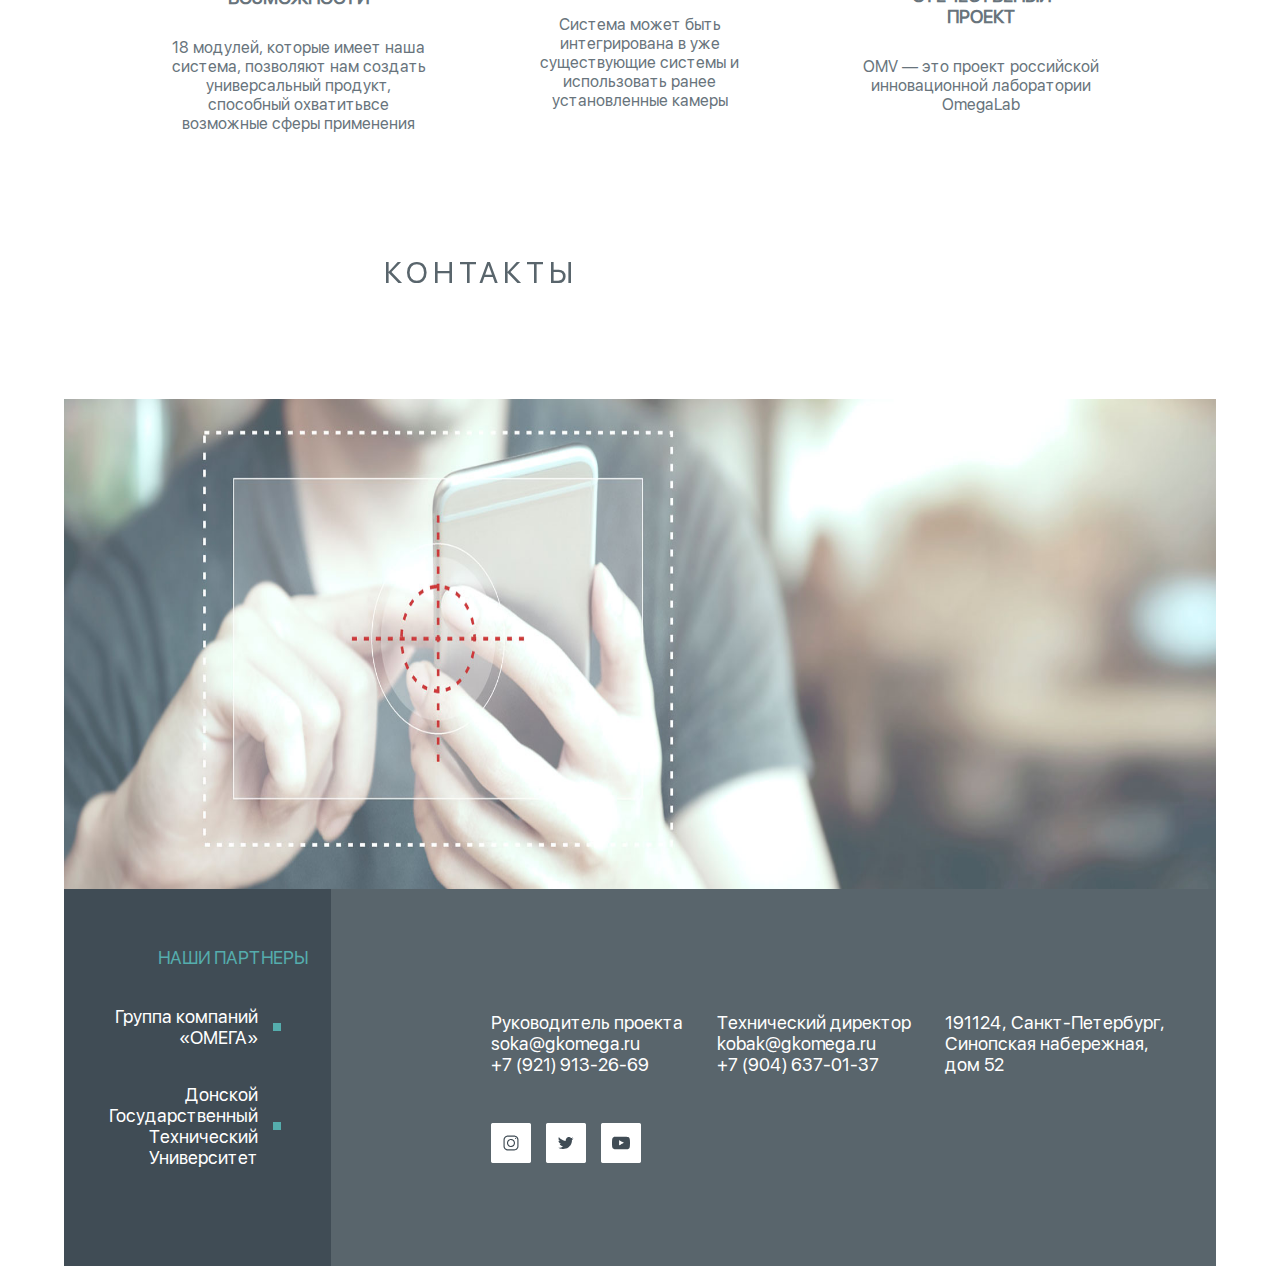
<file: possibilities.html>
<!doctype html>
<html lang="ru">
<head lang="ru">
    <meta charset="UTF-8">
    <meta name="viewport"
          content="width=device-width, user-scalable=no, initial-scale=1.0, maximum-scale=1.0, minimum-scale=1.0">
    <meta http-equiv="X-UA-Compatible" content="ie=edge">
    <title>Возможности</title>
    <link rel="stylesheet" href="./assets/css/main.css">
</head>
<body>
<header class="header-mobile">
    <div class="logo-part">
        <a class="menu-btn">
            <span></span>
        </a>
        <a class="logo-wrapper" href="./index.html">
            <img class="logo-part__logo" src="./assets/images/logo.svg" alt="">
        </a >
        <div class="modal-menu">
            <ul class="main-list">
                <li><a href="./about-company.html">О КОМПАНИИ</a></li>
                <li class="first-sub-list-opener"><a>ВОЗМОЖНОСТИ</a></li>
                <ul class="sub-list sub-list1">
                    <li><a href="possibilities.html">Технологии</a></li>
                    <li><a href="possibilities.html">Преимущества</a></li>
                </ul>
                <li class="second-sub-list-opener"><a>ПРИМЕНЕНИЕ</a></li>
                <ul class="sub-list sub-list2">
                    <li><a href="./usage-prom-and-building.html">Промышленность и строительство</a></li>
                    <li><a href="./usage-safety.html">Общественная безопасность и аналитика</a></li>
                    <li><a href="./usage-educational-houses.html">Учебные заведения</a></li>
                    <li><a href="./usage-events.html">Мероприятия</a></li>
                    <li><a href="./usage-hotels.html">Гостиничный бизнес</a></li>
                    <li><a href="./usage-smart-house.html">Умный дом</a></li>
                    <li><a href="./usage-buisness.html">Бизнес и персонал</a></li>
                    <li><a href="./usage-smart-city.html">Умный город</a></li>
                    <li><a href="./usage-retail.html">Ритейл</a></li>
                </ul>
                <li><a href="development.html">РАЗРАБОТКА</a></li>
                <li><a href="portfolio.html">ПОРТФОЛИО</a></li>
                <li><a href="#contacts">КОНТАКТЫ</a></li>
            </ul>
        </div>
    </div>
    <div class="mail-part">
        <a href="#" class="js-open-modal" data-modal="1">  <img src="./assets/images/envelope.svg" alt=""></a>
    </div>
</header>

<header class="header-desktop">
    <div class="logo-part">
        <a href="index.html"><img src="./assets/images/logo.svg" alt=""></a>
    </div>
    <div class="empty-place">

    </div>

    <div class="links-part">
        <div class="mail-part">
            <a href="#" class="js-open-modal" data-modal="1">  <img src="./assets/images/envelope.svg" alt=""></a>
        </div>
        <ul>
            <li><a class="active-link" href="./about-company.html">О КОМПАНИИ</a></li>
            <li class="link2"><a class="active-link " href="./possibilities.html">ВОЗМОЖНОСТИ</a>
                <div class="sub-link sub-link1">
                    <a href="./possibilities.html">Технологии</a>
                    <a href="./possibilities.html">Разработки</a>
                </div>
            </li>
            <li class="link3"><a class="active-link" style="cursor: default" href="#">ПРИМЕНЕНИЕ</a>
                <div class="sub-link sub-link2">
                    <a href="./usage-prom-and-building.html">Промышленность и строительство</a>
                    <a href="./usage-safety.html">Общественная безопасность <br> и аналитика</a>
                    <a href="./usage-educational-houses.html">Учебные заведения</a>
                    <a href="./usage-events.html">Мероприятия</a>
                    <a href="./usage-hotels.html">Гостиницы, отели, хостелы</a>
                    <a href="./usage-smart-house.html">Умный дом</a>
                    <a href="./usage-buisness.html">Бизнес и персонал</a>
                    <a href="./usage-smart-city.html">Умный город</a>
                    <a href="./usage-retail.html">Ритейл</a>
                </div>
            </li>
            <li class="link4"><a class="active-link" href="./development.html">РАЗРАБОТКА</a>
                <div class="sub-link sub-link3">
                    <a href="./development.html">Собственные разработки</a>
                    <a href="./development.html">R&D</a>
                </div>
            </li>
            <li class="link5"><a class="active-link" href="./portfolio.html">ПОРТФОЛИО</a>
                <div class="sub-link sub-link4">
                    <a href="./portfolio.html">Видеоролики</a>
                    <a href="./portfolio.html">Наши заказчики</a>
                    <a href="./portfolio.html">Дополнительные <br> материалы</a>
                </div>
            </li>
            <li><a class="active-link"  href="#contacts">КОНТАКТЫ</a></li>
        </ul>
    </div>
</header>


<div class="section-main-possibilities">
    <!--<img class="cars mobile-only" src="./assets/images/cars.jpg" alt="">-->
    <img class="cars" src="./assets/images/cars.jpg" alt="">
    <div class="short-desc">
        <div class="paragraph">
            <p ><span class="desktop-only">ВИДЕОАНАЛИТИКА OMV</span> <br> собственная разработка российской иновационной <br> лаборатории OmegaLab</p>
        </div>
    </div>

</div>


<div class="section-technologies">
    <div class="container">
        <div class="head-container">
            <img class="head-container__dotts m-head-container__dotts mobile-only" src="./assets/images/dotts.svg" alt="">
            <img class="head-container__dotts d-head-container__dotts" src="./assets/images/Точки.svg" alt="">
            <h2 class="mobile-only">ТЕХНОЛОГИИ</h2>
            <img class="head-container__dotts m-head-container__dotts mobile-only" src="./assets/images/dotts.svg" alt="">
            <img class="head-container__dotts d-head-container__dotts" src="./assets/images/Точки.svg" alt="">
        </div>
        <div class="technology-container">
            <div class="technology">
                <img src="./assets/images/pos-brain.svg" alt="">
                <p><span>НЕЙРОННЫЕ <br> СЕТИ</span></p>
                <p class="paragraph">Мы используем собственные нейронные сети, которые позволяют вывести
                    видеоаналитику на новый уровень
                </p>
            </div>
            <div class="technology">
                <img src="./assets/images/pos-scheme.svg" alt="">
                <p><span>АЛГОРИТМЫ <br> ГЛУБОКОГО ОБУЧЕНИЯ</span></p>
                <p class="paragraph">Мы используем алгоритмы глубокого обучения, что позволяет гибко подстраивать систему
                    под конкретные задачи
                </p>
            </div>
            <div class="technology">
                <img src="./assets/images/pos-eye.svg" alt="">
                <p><span>МАШИННОЕ <br> ЗРЕНИЕ</span></p>
                <p class="paragraph">Технологии машинного зрения являются основой нашего продукта</p>
            </div>
        </div>
    </div>
</div>

<div class="modal" data-modal="1">
    <div class="modalContent">
        <!--   Svg иконка для закрытия окна  -->
        <img src="./assets/images/cancel.svg" class="modal__cross js-modal-close">
        <p class="modal__name">Ваше имя<span>*</span></p>
        <input style="width: 85%;" type="text">
        <p class="modal__ink">Название организации</p>
        <input style="width: 85%" type="text">
        <p class="modal__ink">Ваша почта<span>*</span></p>
        <input style="width: 85%" type="tex">
        <p class="modal__tel">Контактный номер телефона</p>
        <input style="width: 85%" type="tel" name="tel"
               pattern="2[0-9]{3}-[0-9]{3}">
        <p class="text">Ваш вопрос<span>*</span></p>
        <input style="padding-bottom: 35px; width: 85%;" type="text">
        <p style="color:grey; opacity: 0.9;"><input type="checkbox" name="option1" value="a1" checked>- согласен на обработку моих персональных данных</p>
    </div>
    <button style="margin-top:15px;" class="sendButton">ОТПРАВИТЬ</button>
</div>
<div class="overlay js-overlay-modal"></div>

<div class="section-features">
    <div class="container">
        <div class="head-container">
            <img class="head-container__dotts m-head-container__dotts mobile-only" src="./assets/images/dotts.svg" alt="">
            <img class="head-container__dotts d-head-container__dotts " src="./assets/images/Точки.svg" alt="">
            <h2 class="mobile-only">ПРЕИМУЩЕСТВА</h2>
            <img class="head-container__dotts m-head-container__dotts mobile-only" src="./assets/images/dotts.svg" alt="">
            <img class="head-container__dotts d-head-container__dotts " src="./assets/images/Точки.svg" alt="">
        </div>
        <div class="technology-container">
            <div class="technology">
                <img src="./assets/images/pos-compas.svg" alt="">
                <p><span>НЕОГРАНИЧЕННЫЕ  <br> ВОЗМОЖНОСТИ</span></p>
                <p class="paragraph">18 модулей, которые имеет наша система, позволяют нам создать универсальный продукт,
                    способный охватитьвсе возможные сферы применения
                </p>
            </div>
            <div class="technology">
                <img src="./assets/images/pos-puzzle.svg" alt="">
                <p><span>ИНТЕГРАЦИЯ</span></p>
                <p class="paragraph">Система может быть интегрирована в уже существующие системы и использовать
                    ранее установленные камеры
                </p>
            </div>
            <div class="technology">
                <img src="./assets/images/pos-rocket.svg" alt="">
                <p><span>ОТЕЧЕСТВЕНЫЙ <br> ПРОЕКТ</span></p>
                <p class="paragraph">OMV — это проект российской инновационной лаборатории OmegaLab</p>
            </div>
        </div>
    </div>
</div>





<div class="section-contacts" id="contacts">
    <div class="head-container">
        <img class="head-container__dotts m-head-container__dotts " src="./assets/images/dotts.svg" alt="">
        <img class="head-container__dotts d-head-container__dotts " src="./assets/images/Точки.svg" alt="">
        <h2 class="while-no-empty mobile-only">КОНТАКТЫ</h2>
        <img class="head-container__dotts m-head-container__dotts " src="./assets/images/dotts.svg" alt="">
        <img class="head-container__dotts d-head-container__dotts " src="./assets/images/Точки.svg" alt="">
    </div>
    <div class="basement">
        <h2 style="display: none" class="h2Contacts h2-desktop">КОНТАКТЫ</h2>
        <div class="image-part">
            <img class="mobile-only" src="./assets/images/footer-image.jpg" alt="">
            <img class="footerImgDesc" style="display: none" src="./assets/images/1con.jpg" alt="">
        </div>
        <div class="footer-part">



            <div class="left-part">
                <div class="contact">
                    <p>Руководитель проекта
                        <br>
                        <a href="">soka@gkomega.ru</a>
                        <br>
                        <a href="">+7 (921) 913-26-69</a>
                    </p>
                </div>
                <div class="contact">
                    <p>Технический директор
                        <br>
                        <a href="">kobak@gkomega.ru</a>
                        <br>
                        <a href="">+7 (904) 637-01-37</a>
                    </p>
                </div>
                <div class="contact">
                    <p>191124, Санкт-Петербург, <br> Синопская набережная, <br class="-display-block"> дом 52</p>
                </div>
                <div class="social-networks-links">
                    <!-- <a href=""><img src="./assets/images/vk.svg" alt=""></a>-->
                    <a href=""><img src="./assets/images/instagram.svg" alt=""></a>
                    <a href=""><img src="./assets/images/twitter.svg" alt=""></a>
                    <a href=""><img src="./assets/images/youtube.svg" alt=""></a>
                </div>
            </div>
            <div class="right-part">
                <p class="green-sign">НАШИ ПАРТНЕРЫ</p>
                <div class="green-square-wrapper">
                    <div class="green-square"></div>
                    <p>Группа компаний <br> «ОМЕГА» </p>
                </div>
                <div class="green-square-wrapper">
                    <div class="green-square"></div>
                    <p>Донской <br> Государственный <br> Технический<br> Университет</p>
                </div>
            </div>
        </div>
    </div>
</div>


<script>
   /* function posEmpty() {
        if (document.documentElement.scrollTop > document.getElementsByClassName('section-technologies')[0].offsetTop - 170) {
            document.getElementsByClassName('empty-place')[0].innerHTML = '<p>ТЕХНОЛОГИИ</p>';
        }
        if (document.documentElement.scrollTop < document.getElementsByClassName('section-technologies')[0].offsetTop -170 ) {
            document.getElementsByClassName('empty-place')[0].innerHTML = '<p></p>';
        }
        if (document.documentElement.scrollTop > document.getElementsByClassName('section-features')[0].offsetTop - 150 ) {
            document.getElementsByClassName('empty-place')[0].innerHTML = '<p>ПРЕИМУЩЕСТВА</p>';
        }
        if (document.documentElement.scrollTop > document.getElementsByClassName('section-contacts')[0].offsetTop - 110) {
            document.getElementsByClassName('empty-place')[0].innerHTML = '<p>КОНТАКТЫ</p>';
        }
    }*/
</script>
<script
        src="https://code.jquery.com/jquery-3.4.1.min.js"
        integrity="sha256-CSXorXvZcTkaix6Yvo6HppcZGetbYMGWSFlBw8HfCJo="
        crossorigin="anonymous"></script>
    <script src="./assets/scripts/modal.js"></script>
<script src="./assets/scripts/script.js"></script>
</header>
</body>
</html>
</file>
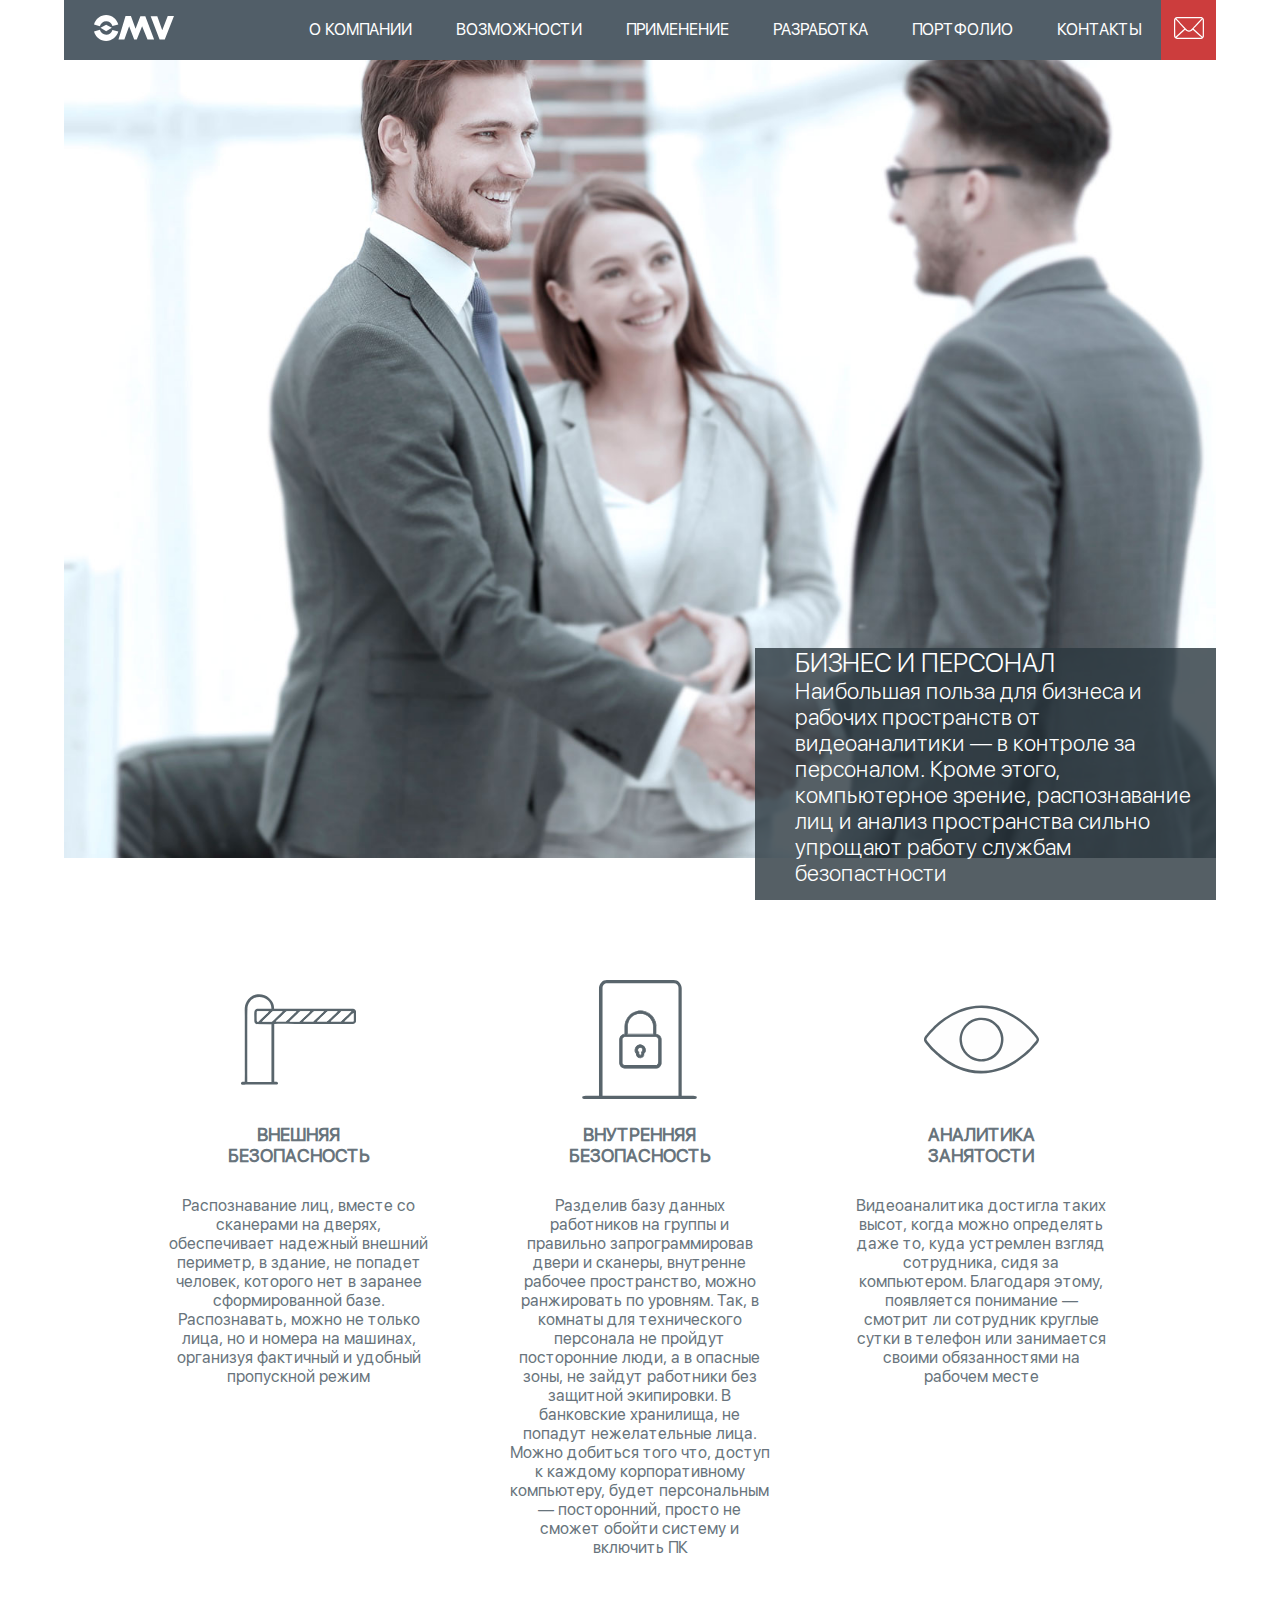
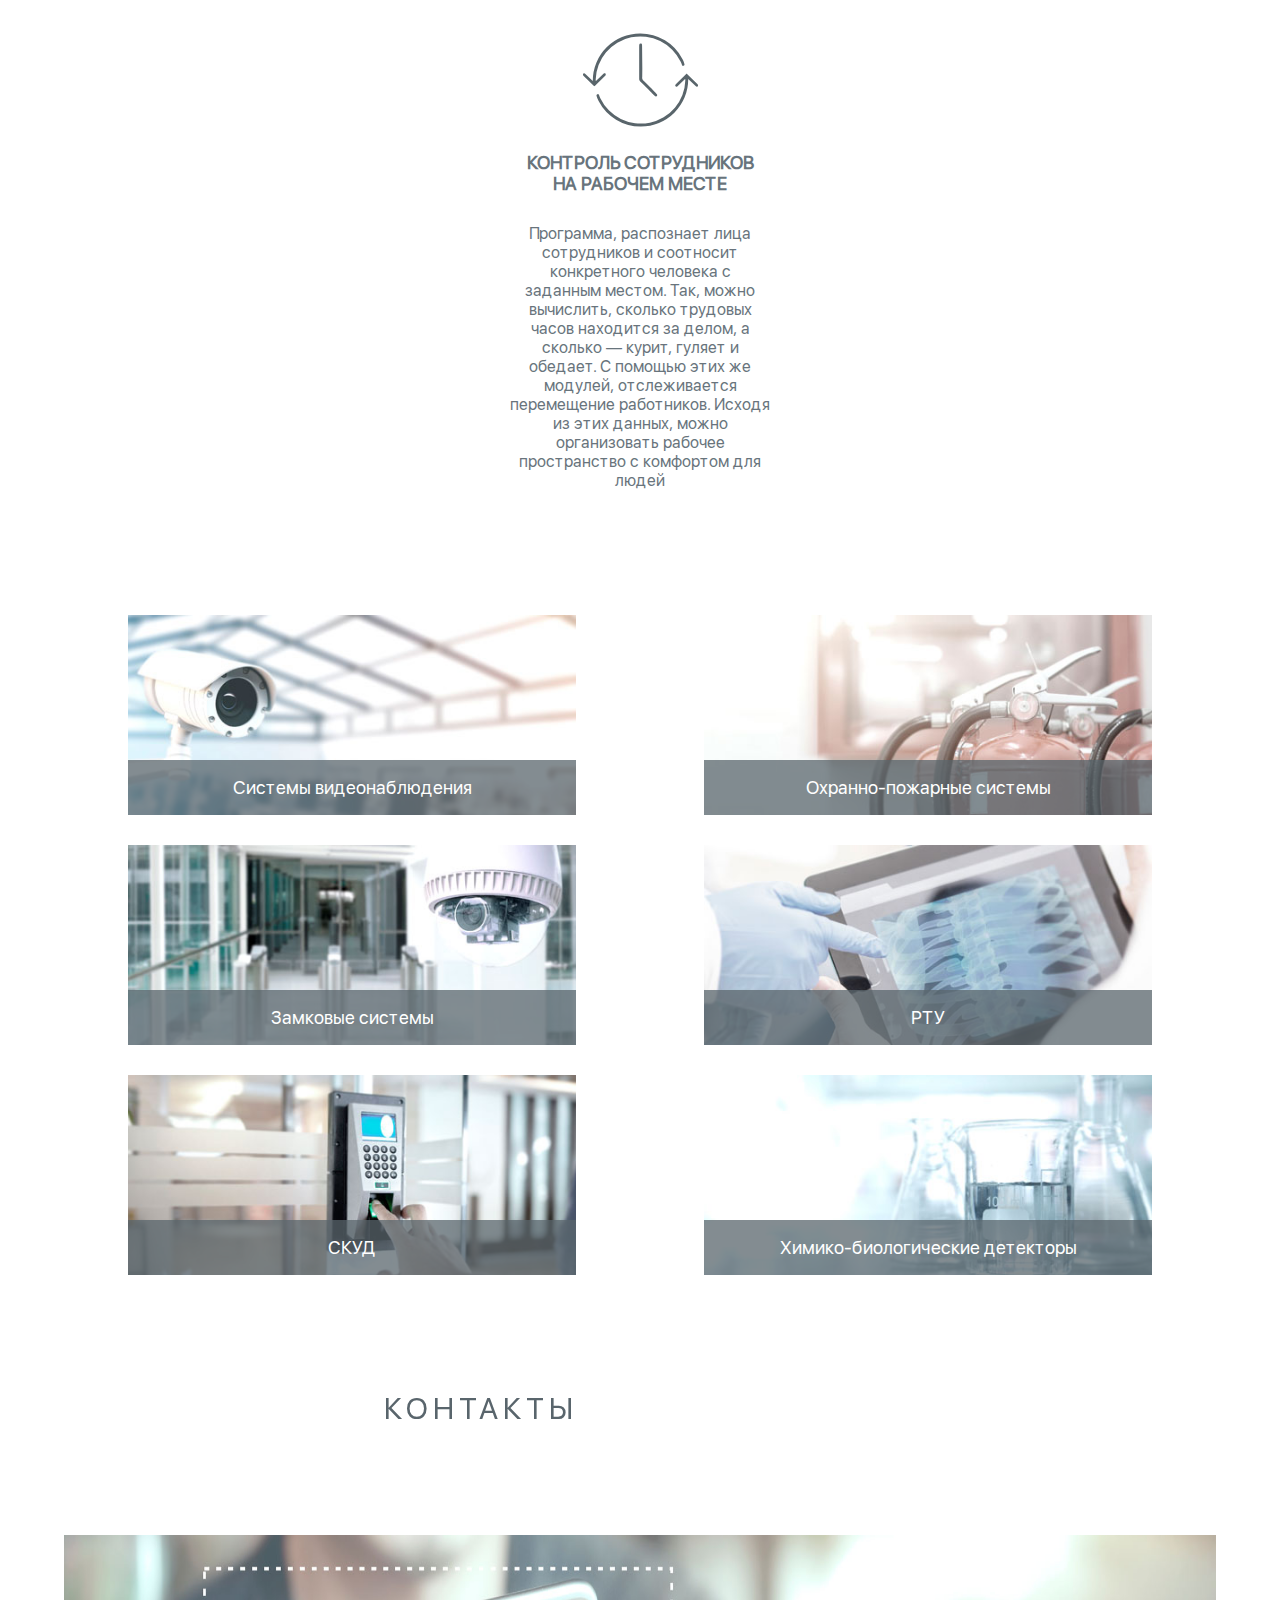
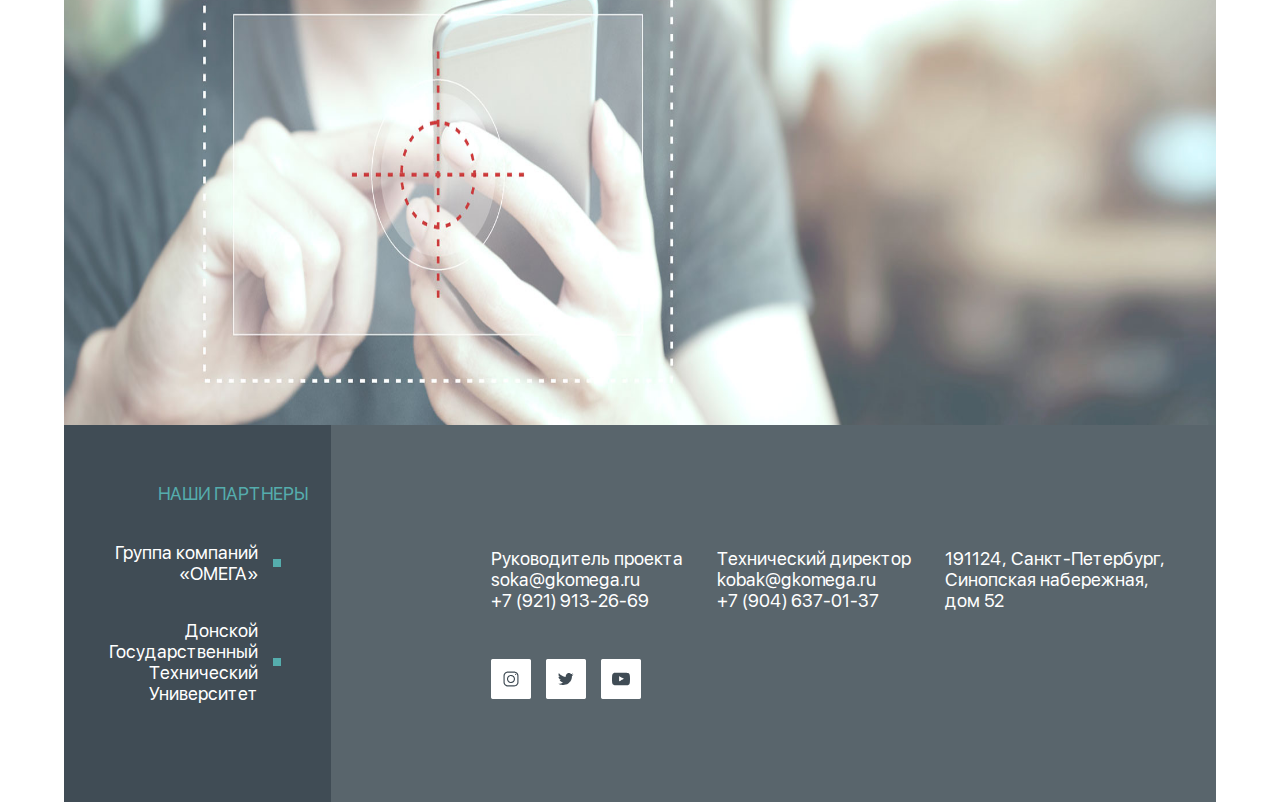
<file: usage-buisness.html>
<!doctype html>
<html lang="ru">
<head lang="ru">
    <meta charset="UTF-8">
    <meta name="viewport"
          content="width=device-width, user-scalable=no, initial-scale=1.0, maximum-scale=1.0, minimum-scale=1.0">
    <meta http-equiv="X-UA-Compatible" content="ie=edge">
    <title>Использование</title>
    <link rel="stylesheet" href="./assets/css/main.css">
</head>
<body>
<header class="header-mobile">
    <div class="logo-part">
        <a class="menu-btn">
            <span></span>
        </a>
        <a class="logo-wrapper" href="./index.html">
            <img class="logo-part__logo" src="./assets/images/logo.svg" alt="">
        </a >
        <div class="modal-menu">
            <ul class="main-list">
                <li><a href="./about-company.html">О КОМПАНИИ</a></li>
                <li class="first-sub-list-opener"><a>ВОЗМОЖНОСТИ</a></li>
                <ul class="sub-list sub-list1">
                    <li><a href="possibilities.html">Технологии</a></li>
                    <li><a href="possibilities.html">Преимущества</a></li>
                </ul>
                <li class="second-sub-list-opener"><a>ПРИМЕНЕНИЕ</a></li>
                <ul class="sub-list sub-list2">
                    <li><a href="./usage-prom-and-building.html">Промышленность и строительство</a></li>
                    <li><a href="./usage-safety.html">Общественная безопасность и аналитика</a></li>
                    <li><a href="./usage-educational-houses.html">Учебные заведения</a></li>
                    <li><a href="./usage-events.html">Мероприятия</a></li>
                    <li><a href="./usage-hotels.html">Гостиничный бизнес</a></li>
                    <li><a href="./usage-smart-house.html">Умный дом</a></li>
                    <li><a href="./usage-buisness.html">Бизнес и персонал</a></li>
                    <li><a href="./usage-smart-city.html">Умный город</a></li>
                    <li><a href="./usage-retail.html">Ритейл</a></li>
                </ul>
                <li><a href="development.html">РАЗРАБОТКА</a></li>
                <li><a href="portfolio.html">ПОРТФОЛИО</a></li>
                <li><a href="#contacts">КОНТАКТЫ</a></li>
            </ul>
        </div>
    </div>
    <div class="mail-part">
        <a href="#" class="js-open-modal" data-modal="1">   <img src="./assets/images/envelope.svg" alt=""></a>
    </div>
</header>

<header class="header-desktop">
    <div class="logo-part">
        <a href="index.html"><img src="./assets/images/logo.svg" alt=""></a>
    </div>
    <div class="empty-place">

    </div>

    <div class="links-part">
        <div class="mail-part">
            <a href="#" class="js-open-modal" data-modal="1">   <img src="./assets/images/envelope.svg" alt=""></a>
        </div>
        <ul>
            <li><a class="active-link" href="./about-company.html">О КОМПАНИИ</a></li>
            <li class="link2"><a class="active-link " href="./possibilities.html">ВОЗМОЖНОСТИ</a>
                <div class="sub-link sub-link1">
                    <a href="./possibilities.html">Технологии</a>
                    <a href="./possibilities.html">Разработки</a>
                </div>
            </li>
            <li class="link3"><a class="active-link" style="cursor: default" href="#">ПРИМЕНЕНИЕ</a>
                <div class="sub-link sub-link2">
                    <a href="./usage-prom-and-building.html">Промышленность и строительство</a>
                    <a href="./usage-safety.html">Общественная безопасность <br> и аналитика</a>
                    <a href="./usage-educational-houses.html">Учебные заведения</a>
                    <a href="./usage-events.html">Мероприятия</a>
                    <a href="./usage-hotels.html">Гостиницы, отели, хостелы</a>
                    <a href="./usage-smart-house.html">Умный дом</a>
                    <a href="./usage-buisness.html">Бизнес и персонал</a>
                    <a href="./usage-smart-city.html">Умный город</a>
                    <a href="./usage-retail.html">Ритейл</a>
                </div>
            </li>
            <li class="link4"><a class="active-link" href="./development.html">РАЗРАБОТКА</a>
                <div class="sub-link sub-link3">
                    <a href="./development.html">Собственные разработки</a>
                    <a href="./development.html">R&D</a>
                </div>
            </li>
            <li class="link5"><a class="active-link" href="./portfolio.html">ПОРТФОЛИО</a>
                <div class="sub-link sub-link4">
                    <a href="./portfolio.html">Видеоролики</a>
                    <a href="./portfolio.html">Наши заказчики</a>
                    <a href="./portfolio.html">Дополнительные <br> материалы</a>
                </div>
            </li>
            <li><a class="active-link"  href="#contacts">КОНТАКТЫ</a></li>
        </ul>
    </div>
</header>


<div class="section-main-possibilities">
    <img class="cars" src="./assets/images/usage7.jpg" alt="">
    <div class="short-desc">
        <div class="paragraph">
            <p><span>БИЗНЕС И ПЕРСОНАЛ</span><br>Наибольшая польза для бизнеса и рабочих пространств от видеоаналитики — в контроле за персоналом.
                Кроме этого, компьютерное зрение, распознавание лиц и анализ пространства сильно упрощают работу службам безопастности

            </p>
        </div>
    </div>
</div>


<div class="section-building-features">
    <div class="container">
        <div class="head-container">
            <img class="head-container__dotts m-head-container__dotts mobile-only " src="./assets/images/dotts.svg" alt="">
            <img class="head-container__dotts d-head-container__dotts " src="./assets/images/Точки.svg" alt="">
            <h2 class="mobile-only">ТЕХНОЛОГИИ</h2>
            <img class="head-container__dotts m-head-container__dotts mobile-only " src="./assets/images/dotts.svg" alt="">
            <img class="head-container__dotts d-head-container__dotts " src="./assets/images/Точки.svg" alt="">
        </div>
        <div class="technology-container">
            <div class="technology">
                <img src="./assets/images/1b.svg" alt="">
                <p><span>ВНЕШНЯЯ  <br> БЕЗОПАСНОСТЬ</span></p>
                <p class="paragraph">Распознавание лиц, вместе со сканерами на дверях, обеспечивает надежный внешний
                    периметр, в здание, не попадет человек, которого нет в заранее сформированной базе. Распознавать,
                    можно не только лица, но и номера на машинах, организуя фактичный и удобный пропускной режим
                </p>
            </div>
            <div class="technology">
                <img src="./assets/images/2b.svg" alt="">
                <p><span>ВНУТРЕННЯЯ <br> БЕЗОПАСНОСТЬ</span></p>
                <p class="paragraph">Разделив базу данных работников на группы и правильно запрограммировав двери и
                    сканеры, внутренне рабочее пространство, можно ранжировать по уровням. Так, в комнаты для
                    технического персонала не пройдут посторонние люди, а в опасные зоны, не зайдут работники без
                    защитной экипировки. В банковские хранилища, не попадут нежелательные лица. Можно добиться того
                    что, доступ к каждому корпоративному компьютеру, будет персональным — посторонний, просто не сможет
                    обойти систему и включить ПК
                </p>
            </div>
            <div class="technology">
                <img src="./assets/images/3b.svg" alt="">
                <p><span>АНАЛИТИКА <br>ЗАНЯТОСТИ</span></p>
                <p class="paragraph">Видеоаналитика достигла таких высот, когда можно определять даже то, куда устремлен
                    взгляд сотрудника, сидя за компьютером. Благодаря этому, появляется понимание — смотрит ли сотрудник
                    круглые сутки в телефон или занимается своими обязанностями на рабочем месте</p>
            </div>
            <div class="technology">
                <img src="./assets/images/4b.svg" alt="">
                <p><span>КОНТРОЛЬ СОТРУДНИКОВ <br>НА РАБОЧЕМ МЕСТЕ</span></p>
                <p class="paragraph">Программа, распознает лица сотрудников и соотносит конкретного человека с заданным
                    местом. Так, можно вычислить, сколько трудовых часов находится за делом, а сколько — курит, гуляет
                    и обедает. С помощью этих же модулей, отслеживается перемещение работников. Исходя из этих данных,
                    можно организовать рабочее пространство с комфортом для людей</p>
            </div>
        </div>
    </div>
</div>

<div class="modal" data-modal="1">
    <div class="modalContent">
        <!--   Svg иконка для закрытия окна  -->
        <img src="./assets/images/cancel.svg" class="modal__cross js-modal-close">
        <p class="modal__name">Ваше имя<span>*</span></p>
        <input style="width: 85%;" type="text">
        <p class="modal__ink">Название организации</p>
        <input style="width: 85%" type="text">
        <p class="modal__ink">Ваша почта<span>*</span></p>
        <input style="width: 85%" type="tex">
        <p class="modal__tel">Контактный номер телефона</p>
        <input style="width: 85%" type="tel" name="tel"
               pattern="2[0-9]{3}-[0-9]{3}">
        <p class="text">Ваш вопрос<span>*</span></p>
        <input style="padding-bottom: 35px; width: 85%;" type="text">
        <p style="color:grey; opacity: 0.9;"><input type="checkbox" name="option1" value="a1" checked>- согласен на обработку моих персональных данных</p>
    </div>
    <button style="margin-top:15px;" class="sendButton">ОТПРАВИТЬ</button>
</div>


<div class="overlay js-overlay-modal"></div>



<div class="section-intagration">
    <div class="container">
        <div class="head-container">
            <img class="head-container__dotts m-head-container__dotts mobile-only " src="./assets/images/dotts.svg" alt="">
            <img class="head-container__dotts d-head-container__dotts" src="./assets/images/Точки.svg" alt="">
            <h2 class="mobile-only">ИНТЕГРАЦИЯ</h2>
            <img class="head-container__dotts m-head-container__dotts mobile-only " src="./assets/images/dotts.svg" alt="">
            <img class="head-container__dotts d-head-container__dotts " src="./assets/images/Точки.svg" alt="">
        </div>
        <div class="products-list">
            <div class="product product10">
                <div class="bar"><p>Системы видеонаблюдения</p></div>
            </div>
            <div class="product product11">
                <div class="bar"><p>Охранно-пожарные системы</p></div>
            </div>
            <div class="product product12">
                <div class="bar"><p>Замковые системы</p></div>
            </div>
            <div class="product product13">
                <div class="bar"><p>РТУ</p></div>
            </div>
            <div class="product product14">
                <div class="bar"><p>СКУД</p></div>
            </div>
            <div class="product product15">
                <div class="bar"><p>Химико-биологические детекторы</p></div>
            </div>
        </div>
    </div>
</div>






<div class="section-contacts" id="contacts">
    <div class="head-container">
        <img class="head-container__dotts m-head-container__dotts " src="./assets/images/dotts.svg" alt="">
        <img class="head-container__dotts d-head-container__dotts " src="./assets/images/Точки.svg" alt="">
        <h2 class="while-no-empty mobile-only">КОНТАКТЫ</h2>
        <img class="head-container__dotts m-head-container__dotts " src="./assets/images/dotts.svg" alt="">
        <img class="head-container__dotts d-head-container__dotts " src="./assets/images/Точки.svg" alt="">
    </div>
    <div class="basement">
        <h2 style="display: none" class="h2Contacts h2-desktop">КОНТАКТЫ</h2>
        <div class="image-part">
            <img class="mobile-only" src="./assets/images/footer-image.jpg" alt="">
            <img class="footerImgDesc" style="display: none" src="./assets/images/1con.jpg" alt="">
        </div>
        <div class="footer-part">



            <div class="left-part">
                <div class="contact">
                    <p>Руководитель проекта
                        <br>
                        <a href="">soka@gkomega.ru</a>
                        <br>
                        <a href="">+7 (921) 913-26-69</a>
                    </p>
                </div>
                <div class="contact">
                    <p>Технический директор
                        <br>
                        <a href="">kobak@gkomega.ru</a>
                        <br>
                        <a href="">+7 (904) 637-01-37</a>
                    </p>
                </div>
                <div class="contact">
                    <p>191124, Санкт-Петербург, <br> Синопская набережная, <br class="-display-block"> дом 52</p>
                </div>
                <div class="social-networks-links">
                    <!-- <a href=""><img src="./assets/images/vk.svg" alt=""></a>-->
                    <a href=""><img src="./assets/images/instagram.svg" alt=""></a>
                    <a href=""><img src="./assets/images/twitter.svg" alt=""></a>
                    <a href=""><img src="./assets/images/youtube.svg" alt=""></a>
                </div>
            </div>
            <div class="right-part">
                <p class="green-sign">НАШИ ПАРТНЕРЫ</p>
                <div class="green-square-wrapper">
                    <div class="green-square"></div>
                    <p>Группа компаний <br> «ОМЕГА» </p>
                </div>
                <div class="green-square-wrapper">
                    <div class="green-square"></div>
                    <p>Донской <br> Государственный <br> Технический<br> Университет</p>
                </div>
            </div>
        </div>
    </div>
</div>


<script>
    /*function usageEmpty() {
        if (document.documentElement.scrollTop > document.getElementsByClassName('section-building-features')[0].offsetTop - 170) {
            document.getElementsByClassName('empty-place')[0].innerHTML = '<p>ТЕХНОЛОГИИ</p>';
        }
        if (document.documentElement.scrollTop < document.getElementsByClassName('section-building-features')[0].offsetTop -170 ) {
            document.getElementsByClassName('empty-place')[0].innerHTML = '<p></p>';
        }
        if (document.documentElement.scrollTop > document.getElementsByClassName('section-intagration')[0].offsetTop - 150 ) {
            document.getElementsByClassName('empty-place')[0].innerHTML = '<p>ИНТЕГРАЦИЯ</p>';
        }
        if (document.documentElement.scrollTop > document.getElementsByClassName('section-contacts')[0].offsetTop - 110) {
            document.getElementsByClassName('empty-place')[0].innerHTML = '<p>КОНТАКТЫ</p>';
        }

    }*/
</script>
<script
        src="https://code.jquery.com/jquery-3.4.1.min.js"
        integrity="sha256-CSXorXvZcTkaix6Yvo6HppcZGetbYMGWSFlBw8HfCJo="
        crossorigin="anonymous"></script>
<script src="./assets/scripts/modal.js"></script>
<script src="./assets/scripts/script.js"></script>

</header>
</body>
</html>
</file>
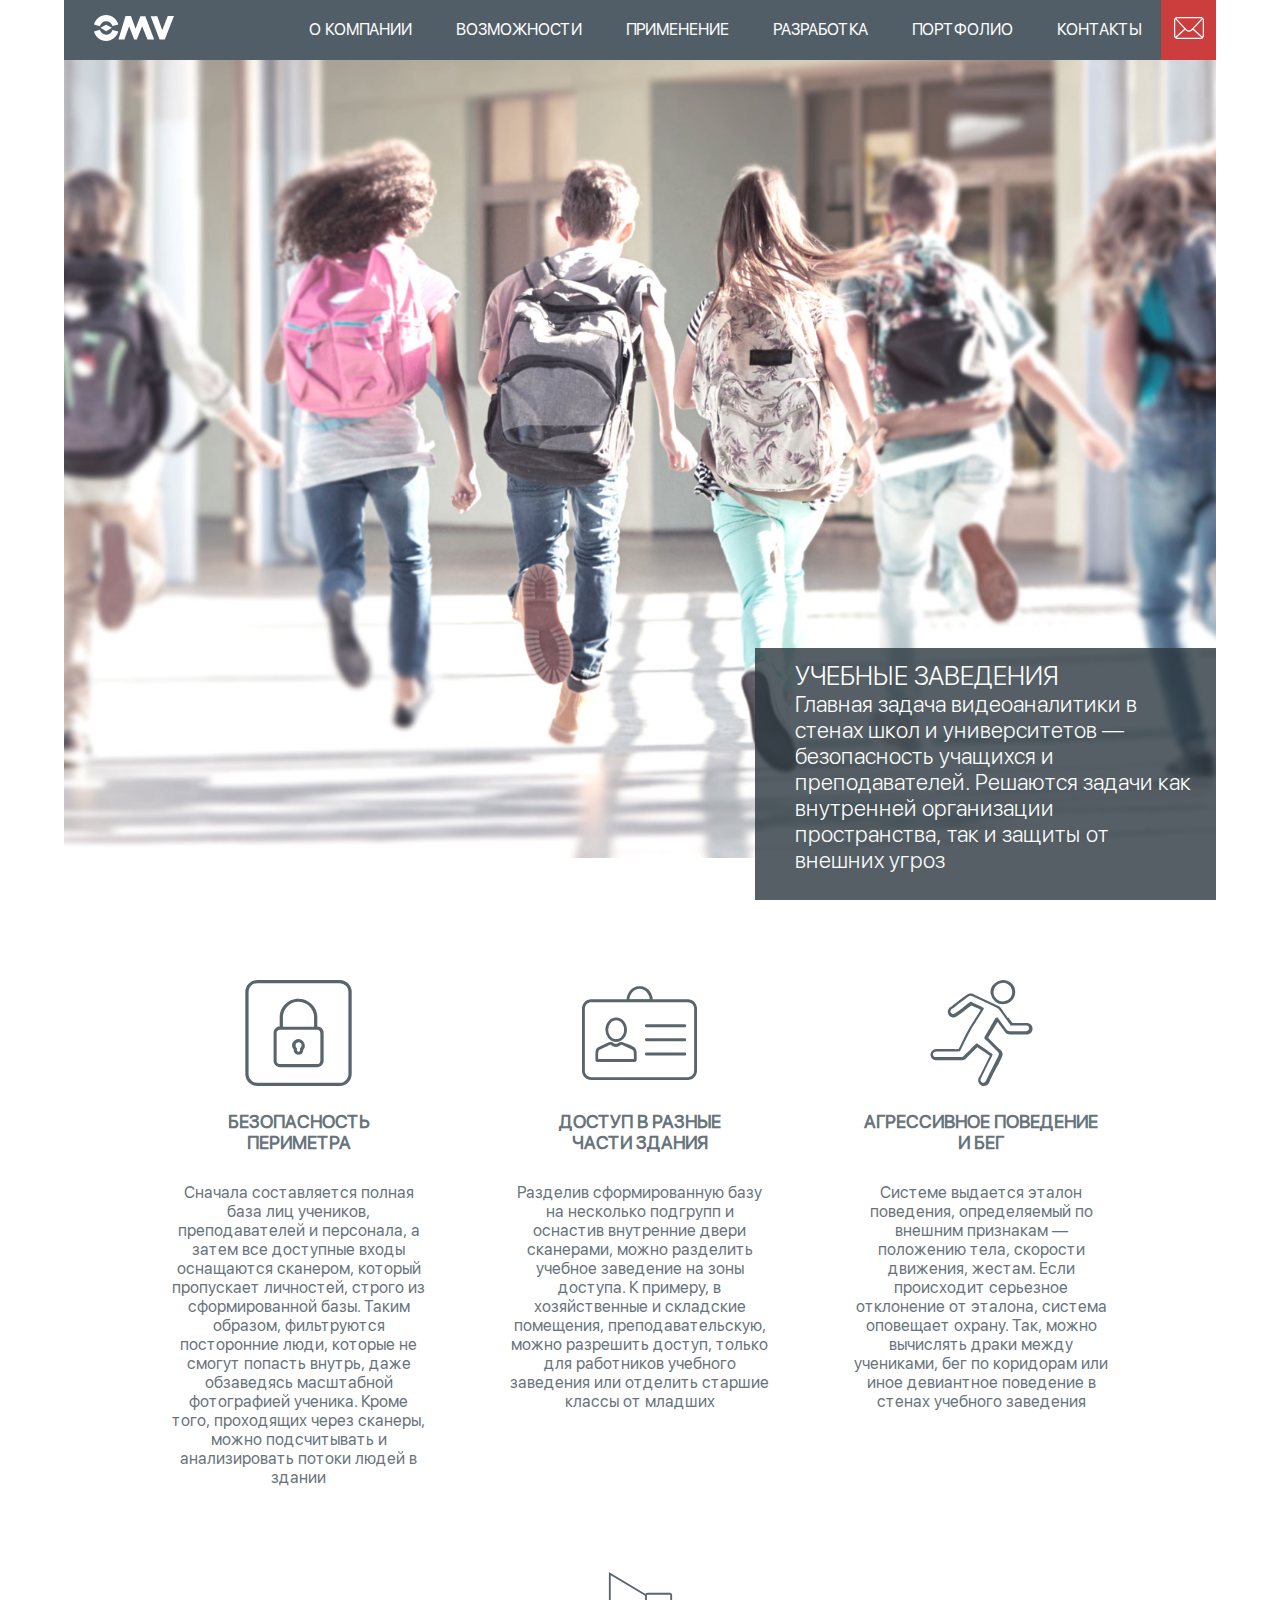
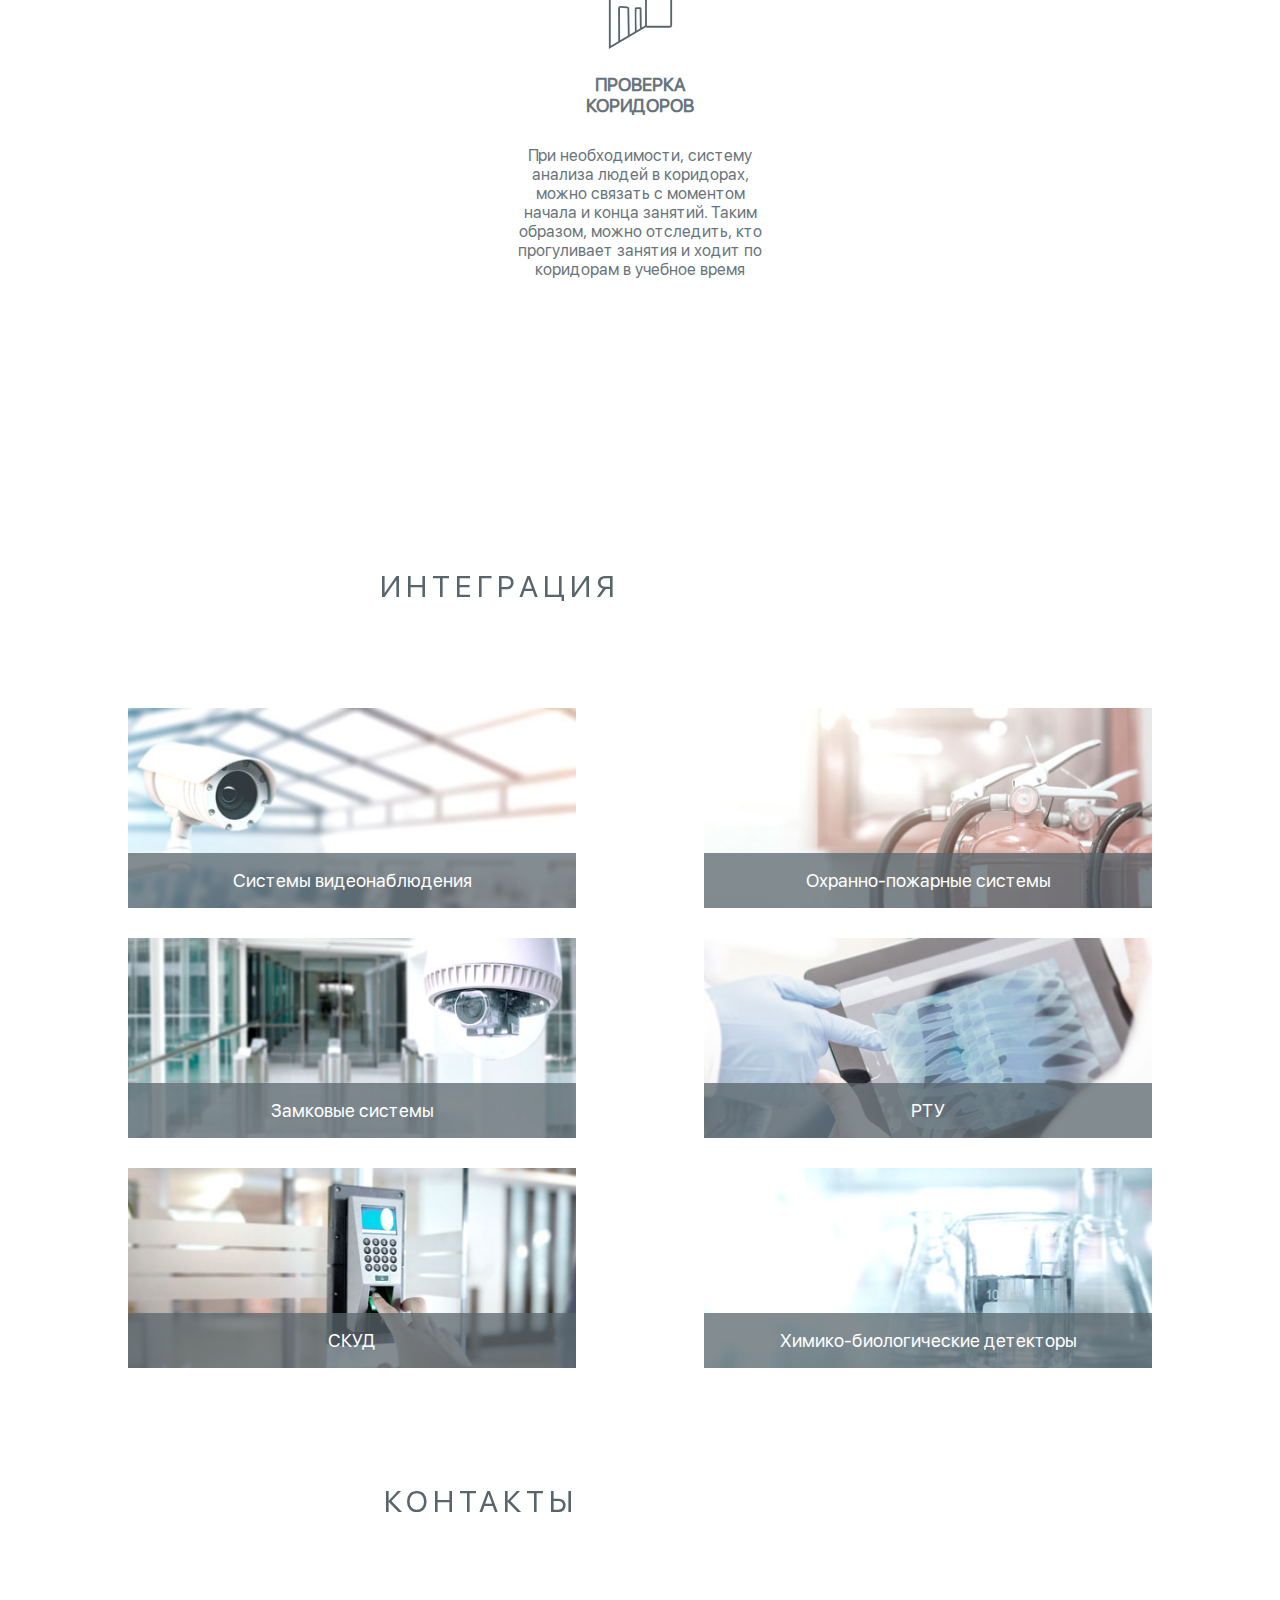
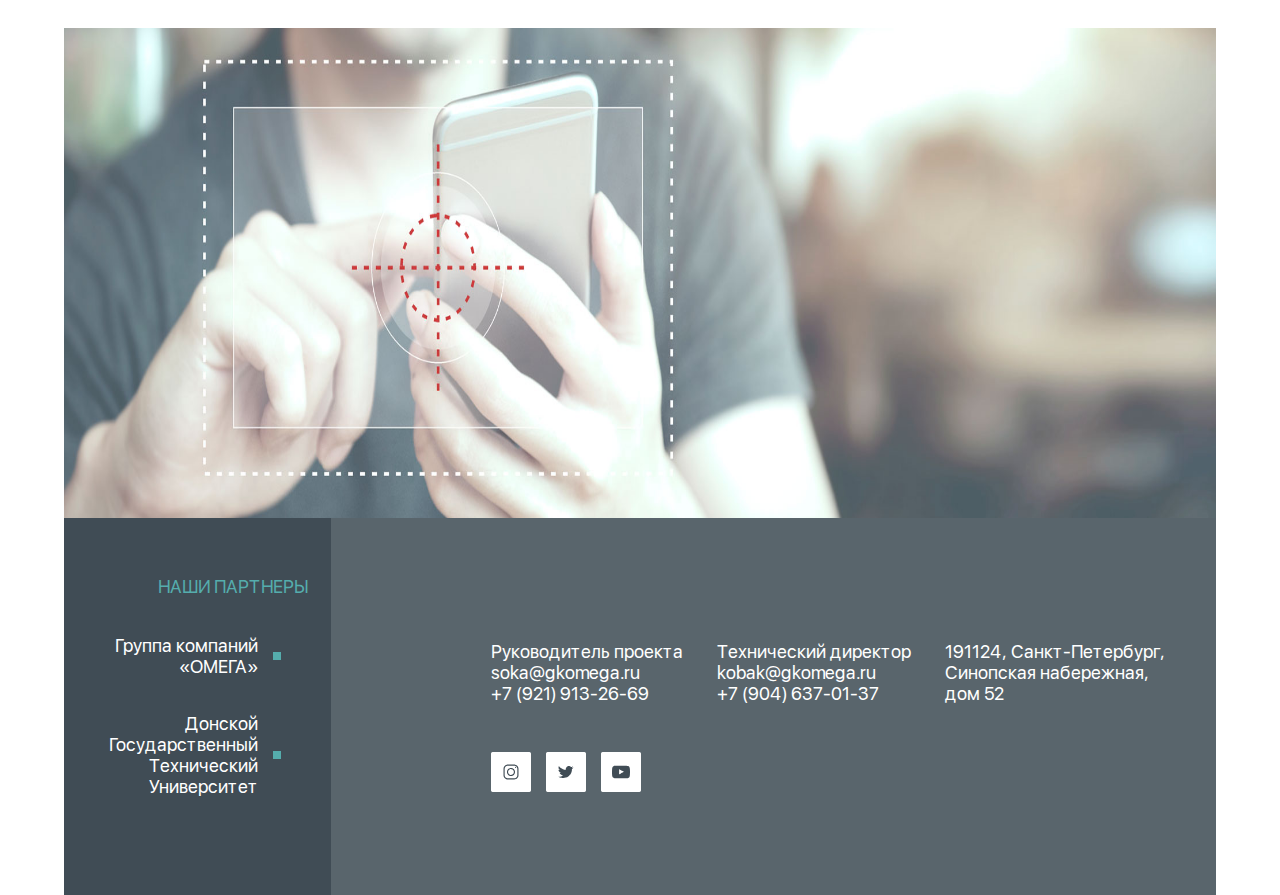
<file: usage-educational-houses.html>
<!doctype html>
<html lang="ru">
<head>
    <meta charset="UTF-8">
    <meta name="viewport"
          content="width=device-width, user-scalable=no, initial-scale=1.0, maximum-scale=1.0, minimum-scale=1.0">
    <meta http-equiv="X-UA-Compatible" content="ie=edge">
    <title>Использование</title>
    <link rel="stylesheet" href="./assets/css/main.css">
</head>
<body>
<header class="header-mobile">
    <div class="logo-part">
        <a class="menu-btn">
            <span></span>
        </a>
        <a class="logo-wrapper" href="./index.html">
            <img class="logo-part__logo" src="./assets/images/logo.svg" alt="">
        </a >
        <div class="modal-menu">
            <ul class="main-list">
                <li><a href="./about-company.html">О КОМПАНИИ</a></li>
                <li class="first-sub-list-opener"><a>ВОЗМОЖНОСТИ</a></li>
                <ul class="sub-list sub-list1">
                    <li><a href="possibilities.html">Технологии</a></li>
                    <li><a href="possibilities.html">Преимущества</a></li>
                </ul>
                <li class="second-sub-list-opener"><a>ПРИМЕНЕНИЕ</a></li>
                <ul class="sub-list sub-list2">
                    <li><a href="./usage-prom-and-building.html">Промышленность и строительство</a></li>
                    <li><a href="./usage-safety.html">Общественная безопасность и аналитика</a></li>
                    <li><a href="./usage-educational-houses.html">Учебные заведения</a></li>
                    <li><a href="./usage-events.html">Мероприятия</a></li>
                    <li><a href="./usage-hotels.html">Гостиничный бизнес</a></li>
                    <li><a href="./usage-smart-house.html">Умный дом</a></li>
                    <li><a href="./usage-buisness.html">Бизнес и персонал</a></li>
                    <li><a href="./usage-smart-city.html">Умный город</a></li>
                    <li><a href="./usage-retail.html">Ритейл</a></li>
                </ul>
                <li><a href="development.html">РАЗРАБОТКА</a></li>
                <li><a href="portfolio.html">ПОРТФОЛИО</a></li>
                <li><a href="#contacts">КОНТАКТЫ</a></li>
            </ul>
        </div>
    </div>
    <div class="mail-part">
        <a href="#" class="js-open-modal" data-modal="1">   <img src="./assets/images/envelope.svg" alt=""></a>
    </div>
</header>

<header class="header-desktop">
    <div class="logo-part">
        <a href="index.html"><img src="./assets/images/logo.svg" alt=""></a>
    </div>
    <div class="empty-place">

    </div>

    <div class="links-part">
        <div class="mail-part">
            <a href="#" class="js-open-modal" data-modal="1">   <img src="./assets/images/envelope.svg" alt=""></a>
        </div>
        <ul>
            <li><a class="active-link" href="./about-company.html">О КОМПАНИИ</a></li>
            <li class="link2"><a class="active-link " href="./possibilities.html">ВОЗМОЖНОСТИ</a>
                <div class="sub-link sub-link1">
                    <a href="./possibilities.html">Технологии</a>
                    <a href="./possibilities.html">Разработки</a>
                </div>
            </li>
            <li class="link3"><a class="active-link" style="cursor: default" href="#">ПРИМЕНЕНИЕ</a>
                <div class="sub-link sub-link2">
                    <a href="./usage-prom-and-building.html">Промышленность и строительство</a>
                    <a href="./usage-safety.html">Общественная безопасность <br> и аналитика</a>
                    <a href="./usage-educational-houses.html">Учебные заведения</a>
                    <a href="./usage-events.html">Мероприятия</a>
                    <a href="./usage-hotels.html">Гостиницы, отели, хостелы</a>
                    <a href="./usage-smart-house.html">Умный дом</a>
                    <a href="./usage-buisness.html">Бизнес и персонал</a>
                    <a href="./usage-smart-city.html">Умный город</a>
                    <a href="./usage-retail.html">Ритейл</a>
                </div>
            </li>
            <li class="link4"><a class="active-link" href="./development.html">РАЗРАБОТКА</a>
                <div class="sub-link sub-link3">
                    <a href="./development.html">Собственные разработки</a>
                    <a href="./development.html">R&D</a>
                </div>
            </li>
            <li class="link5"><a class="active-link" href="./portfolio.html">ПОРТФОЛИО</a>
                <div class="sub-link sub-link4">
                    <a href="./portfolio.html">Видеоролики</a>
                    <a href="./portfolio.html">Наши заказчики</a>
                    <a href="./portfolio.html">Дополнительные <br> материалы</a>
                </div>
            </li>
            <li><a class="active-link"  href="#contacts">КОНТАКТЫ</a></li>
        </ul>
    </div>
</header>


<div class="section-main-possibilities">
    <img class="cars" src="./assets/images/usage3.jpg" alt="">
    <div class="short-desc">
        <div class="paragraph">
            <p><span>УЧЕБНЫЕ ЗАВЕДЕНИЯ</span><br>Главная задача видеоаналитики в стенах школ и университетов
                — безопасность учащихся и преподавателей. Решаются задачи как внутренней организации пространства,
                так и защиты от внешних угроз
            </p>
        </div>
    </div>
</div>
<div class="modal" data-modal="1">
    <div class="modalContent">
        <!--   Svg иконка для закрытия окна  -->
        <img src="./assets/images/cancel.svg" class="modal__cross js-modal-close">
        <p class="modal__name">Ваше имя<span>*</span></p>
        <input style="width: 85%;" type="text">
        <p class="modal__ink">Название организации</p>
        <input style="width: 85%" type="text">
        <p class="modal__ink">Ваша почта<span>*</span></p>
        <input style="width: 85%" type="tex">
        <p class="modal__tel">Контактный номер телефона</p>
        <input style="width: 85%" type="tel" name="tel"
               pattern="2[0-9]{3}-[0-9]{3}">
        <p class="text">Ваш вопрос<span>*</span></p>
        <input style="padding-bottom: 35px; width: 85%;" type="text">
        <p style="color:grey; opacity: 0.9;"><input type="checkbox" name="option1" value="a1" checked>- согласен на обработку моих персональных данных</p>
    </div>
    <button style="margin-top:15px;" class="sendButton">ОТПРАВИТЬ</button>
</div>
<div class="overlay js-overlay-modal"></div>
<div class="section-building-features">
    <div class="container">
        <div class="head-container">
            <img class="head-container__dotts m-head-container__dotts mobile-only " src="./assets/images/dotts.svg" alt="">
            <img class="head-container__dotts d-head-container__dotts" src="./assets/images/Точки.svg" alt="">
            <h2 class="mobile-only">ТЕХНОЛОГИИ</h2>
            <img class="head-container__dotts m-head-container__dotts mobile-only " src="./assets/images/dotts.svg" alt="">
            <img class="head-container__dotts d-head-container__dotts " src="./assets/images/Точки.svg" alt="">
        </div>
        <div class="technology-container">
            <div class="technology">
                <img src="./assets/images/1st.svg" alt="">
                <p><span>БЕЗОПАСНОСТЬ <br> ПЕРИМЕТРА</span></p>
                <p class="paragraph">Сначала составляется полная база лиц учеников, преподавателей и персонала,
                    а затем все доступные входы оснащаются сканером, который пропускает личностей, строго
                    из сформированной базы. Таким образом, фильтруются посторонние люди, которые не смогут попасть
                    внутрь, даже обзаведясь масштабной фотографией ученика. Кроме того, проходящих через сканеры, можно
                    подсчитывать и анализировать потоки людей в здании
                </p>
            </div>
            <div class="technology">
                <img src="./assets/images/2st.svg" alt="">
                <p><span>ДОСТУП В РАЗНЫЕ <br> ЧАСТИ ЗДАНИЯ</span></p>
                <p class="paragraph">Разделив сформированную базу на несколько подгрупп и оснастив внутренние двери
                    сканерами, можно разделить учебное заведение на зоны доступа. К примеру, в хозяйственные и
                    складские помещения, преподавательскую, можно разрешить доступ, только для работников учебного
                    заведения или отделить старшие классы от младших
                </p>
            </div>
            <div class="technology">
                <img src="./assets/images/3st.svg" alt="">
                <p><span>АГРЕССИВНОЕ ПОВЕДЕНИЕ<br> И БЕГ</span></p>
                <p class="paragraph">Системе выдается эталон поведения, определяемый по внешним признакам — положению
                    тела, скорости движения, жестам. Если происходит серьезное отклонение от эталона, система оповещает
                    охрану. Так, можно вычислять драки между учениками, бег по коридорам или иное девиантное поведение
                    в стенах учебного заведения</p>
            </div>
            <div class="technology">
                <img src="./assets/images/4st.svg" alt="">
                <p><span>ПРОВЕРКА <br> КОРИДОРОВ</span></p>
                <p class="paragraph">При необходимости, систему анализа людей в коридорах, можно связать с моментом
                    начала и конца занятий. Таким образом, можно отследить, кто прогуливает занятия и ходит по
                    коридорам в учебное время</p>
            </div>
        </div>
    </div>
</div>








<div class="section-intagration">
    <h2 style="display: none;" class="h2-desktop h2Integration">ИНТЕГРАЦИЯ</h2>
    <div class="container">
        <div class="head-container">
            <img class="head-container__dotts m-head-container__dotts mobile-only " src="./assets/images/dotts.svg" alt="">
            <img class="head-container__dotts d-head-container__dotts " src="./assets/images/Точки.svg" alt="">
            <h2 class="mobile-only">ИНТЕГРАЦИЯ</h2>
            <img class="head-container__dotts m-head-container__dotts mobile-only " src="./assets/images/dotts.svg" alt="">
            <img class="head-container__dotts d-head-container__dotts " src="./assets/images/Точки.svg" alt="">
        </div>
        <div class="products-list">
            <div class="product product10">
                <div class="bar"><p>Системы видеонаблюдения</p></div>
            </div>
            <div class="product product11">
                <div class="bar"><p>Охранно-пожарные системы</p></div>
            </div>
            <div class="product product12">
                <div class="bar"><p>Замковые системы</p></div>
            </div>
            <div class="product product13">
                <div class="bar"><p>РТУ</p></div>
            </div>
            <div class="product product14">
                <div class="bar"><p>СКУД</p></div>
            </div>
            <div class="product product15">
                <div class="bar"><p>Химико-биологические детекторы</p></div>
            </div>
        </div>
    </div>
</div>






<div class="section-contacts" id="contacts">
    <div class="head-container">
        <img class="head-container__dotts m-head-container__dotts " src="./assets/images/dotts.svg" alt="">
        <img class="head-container__dotts d-head-container__dotts " src="./assets/images/Точки.svg" alt="">
        <h2 class="while-no-empty mobile-only">КОНТАКТЫ</h2>
        <img class="head-container__dotts m-head-container__dotts " src="./assets/images/dotts.svg" alt="">
        <img class="head-container__dotts d-head-container__dotts " src="./assets/images/Точки.svg" alt="">
    </div>
    <div class="basement">
        <h2 style="display: none" class="h2Contacts h2-desktop">КОНТАКТЫ</h2>
        <div class="image-part">
            <img class="mobile-only" src="./assets/images/footer-image.jpg" alt="">
            <img class="footerImgDesc" style="display: none" src="./assets/images/1con.jpg" alt="">
        </div>
        <div class="footer-part">



            <div class="left-part">
                <div class="contact">
                    <p>Руководитель проекта
                        <br>
                        <a href="">soka@gkomega.ru</a>
                        <br>
                        <a href="">+7 (921) 913-26-69</a>
                    </p>
                </div>
                <div class="contact">
                    <p>Технический директор
                        <br>
                        <a href="">kobak@gkomega.ru</a>
                        <br>
                        <a href="">+7 (904) 637-01-37</a>
                    </p>
                </div>
                <div class="contact">
                    <p>191124, Санкт-Петербург, <br> Синопская набережная, <br class="-display-block"> дом 52</p>
                </div>
                <div class="social-networks-links">
                    <!-- <a href=""><img src="./assets/images/vk.svg" alt=""></a>-->
                    <a href=""><img src="./assets/images/instagram.svg" alt=""></a>
                    <a href=""><img src="./assets/images/twitter.svg" alt=""></a>
                    <a href=""><img src="./assets/images/youtube.svg" alt=""></a>
                </div>
            </div>
            <div class="right-part">
                <p class="green-sign">НАШИ ПАРТНЕРЫ</p>
                <div class="green-square-wrapper">
                    <div class="green-square"></div>
                    <p>Группа компаний <br> «ОМЕГА» </p>
                </div>
                <div class="green-square-wrapper">
                    <div class="green-square"></div>
                    <p>Донской <br> Государственный <br> Технический<br> Университет</p>
                </div>
            </div>
        </div>
    </div>
</div>


<script>
   /* function usageEmpty() {
        if (document.documentElement.scrollTop > document.getElementsByClassName('section-building-features')[0].offsetTop - 170) {
            document.getElementsByClassName('empty-place')[0].innerHTML = '<p>ТЕХНОЛОГИИ</p>';
        }
        if (document.documentElement.scrollTop < document.getElementsByClassName('section-building-features')[0].offsetTop -170 ) {
            document.getElementsByClassName('empty-place')[0].innerHTML = '<p></p>';
        }
        if (document.documentElement.scrollTop > document.getElementsByClassName('section-intagration')[0].offsetTop - 150 ) {
            document.getElementsByClassName('empty-place')[0].innerHTML = '<p>ИНТЕГРАЦИЯ</p>';
        }
        if (document.documentElement.scrollTop > document.getElementsByClassName('section-contacts')[0].offsetTop - 110) {
            document.getElementsByClassName('empty-place')[0].innerHTML = '<p>КОНТАКТЫ</p>';
        }

    }*/
</script>
<script
        src="https://code.jquery.com/jquery-3.4.1.min.js"
        integrity="sha256-CSXorXvZcTkaix6Yvo6HppcZGetbYMGWSFlBw8HfCJo="
        crossorigin="anonymous"></script>
<script src="./assets/scripts/modal.js"></script>
<script src="./assets/scripts/script.js"></script>
</header>
</body>
</html>
</file>
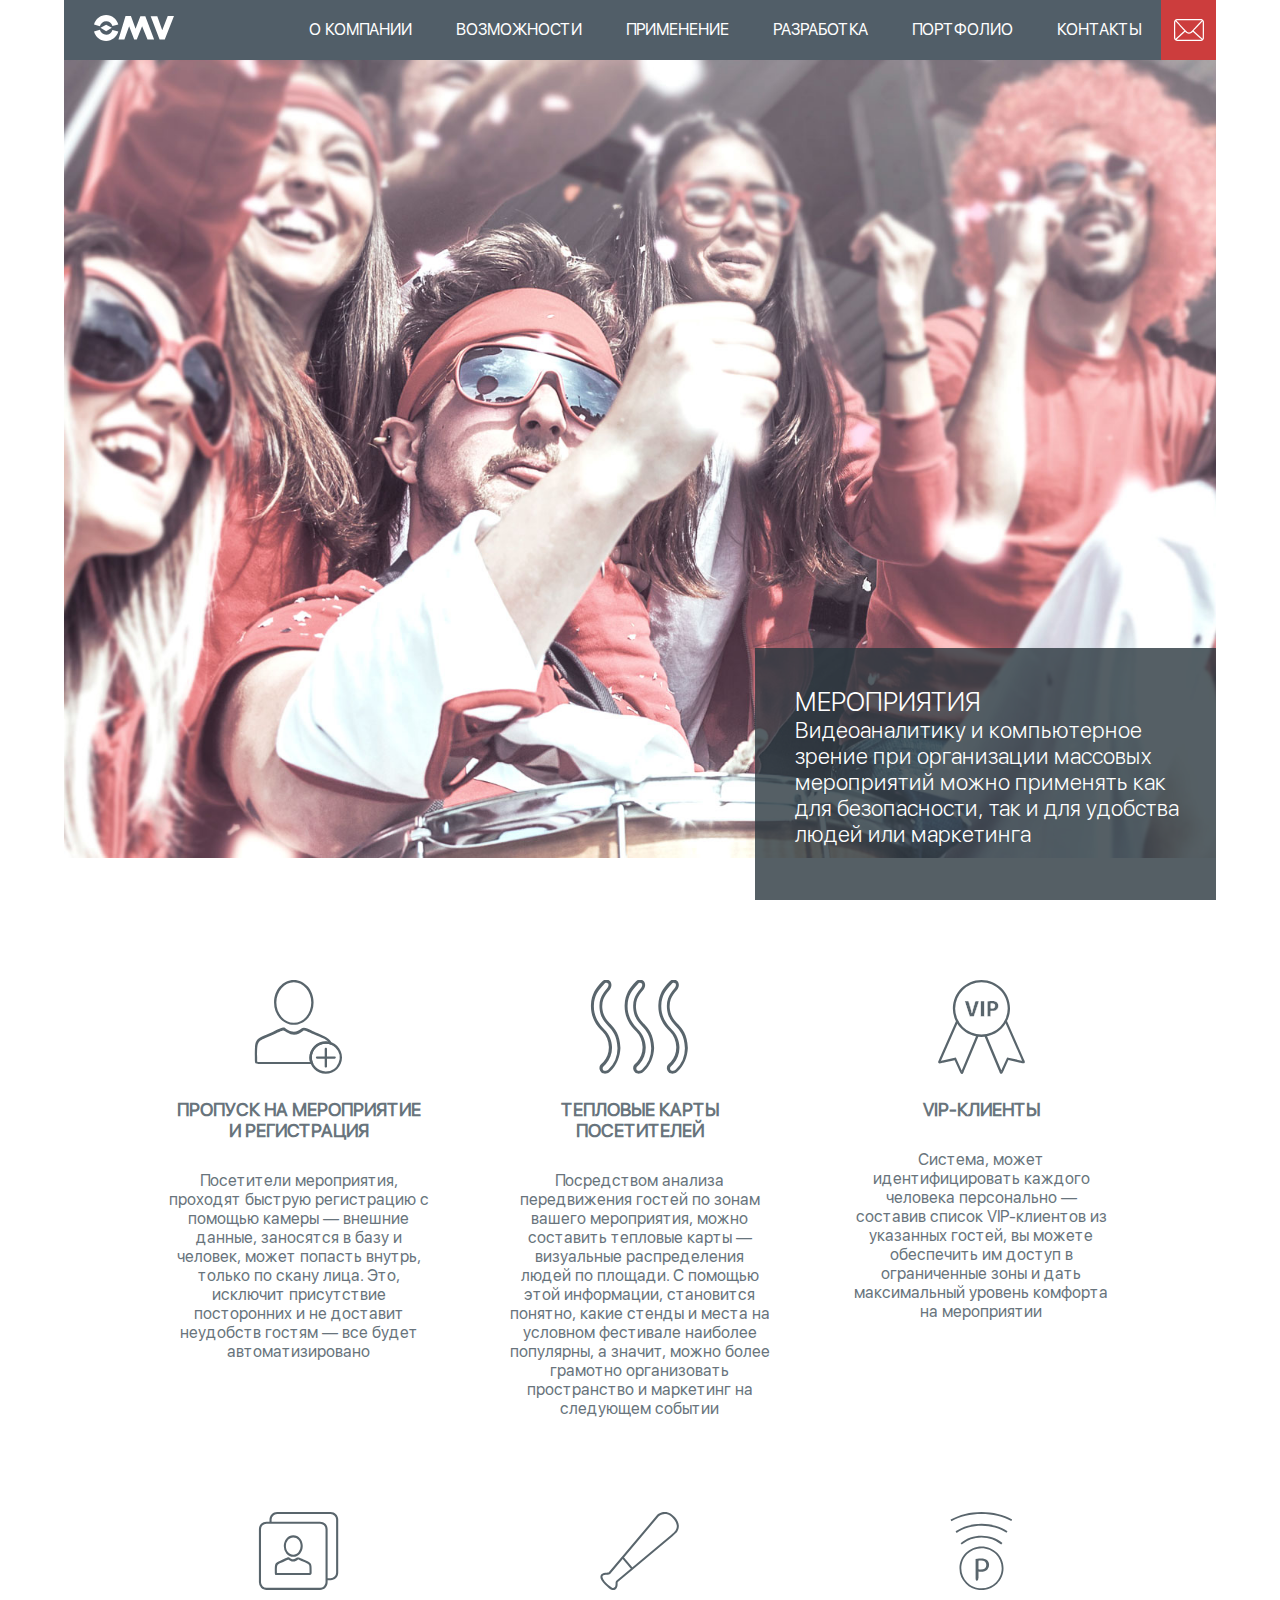
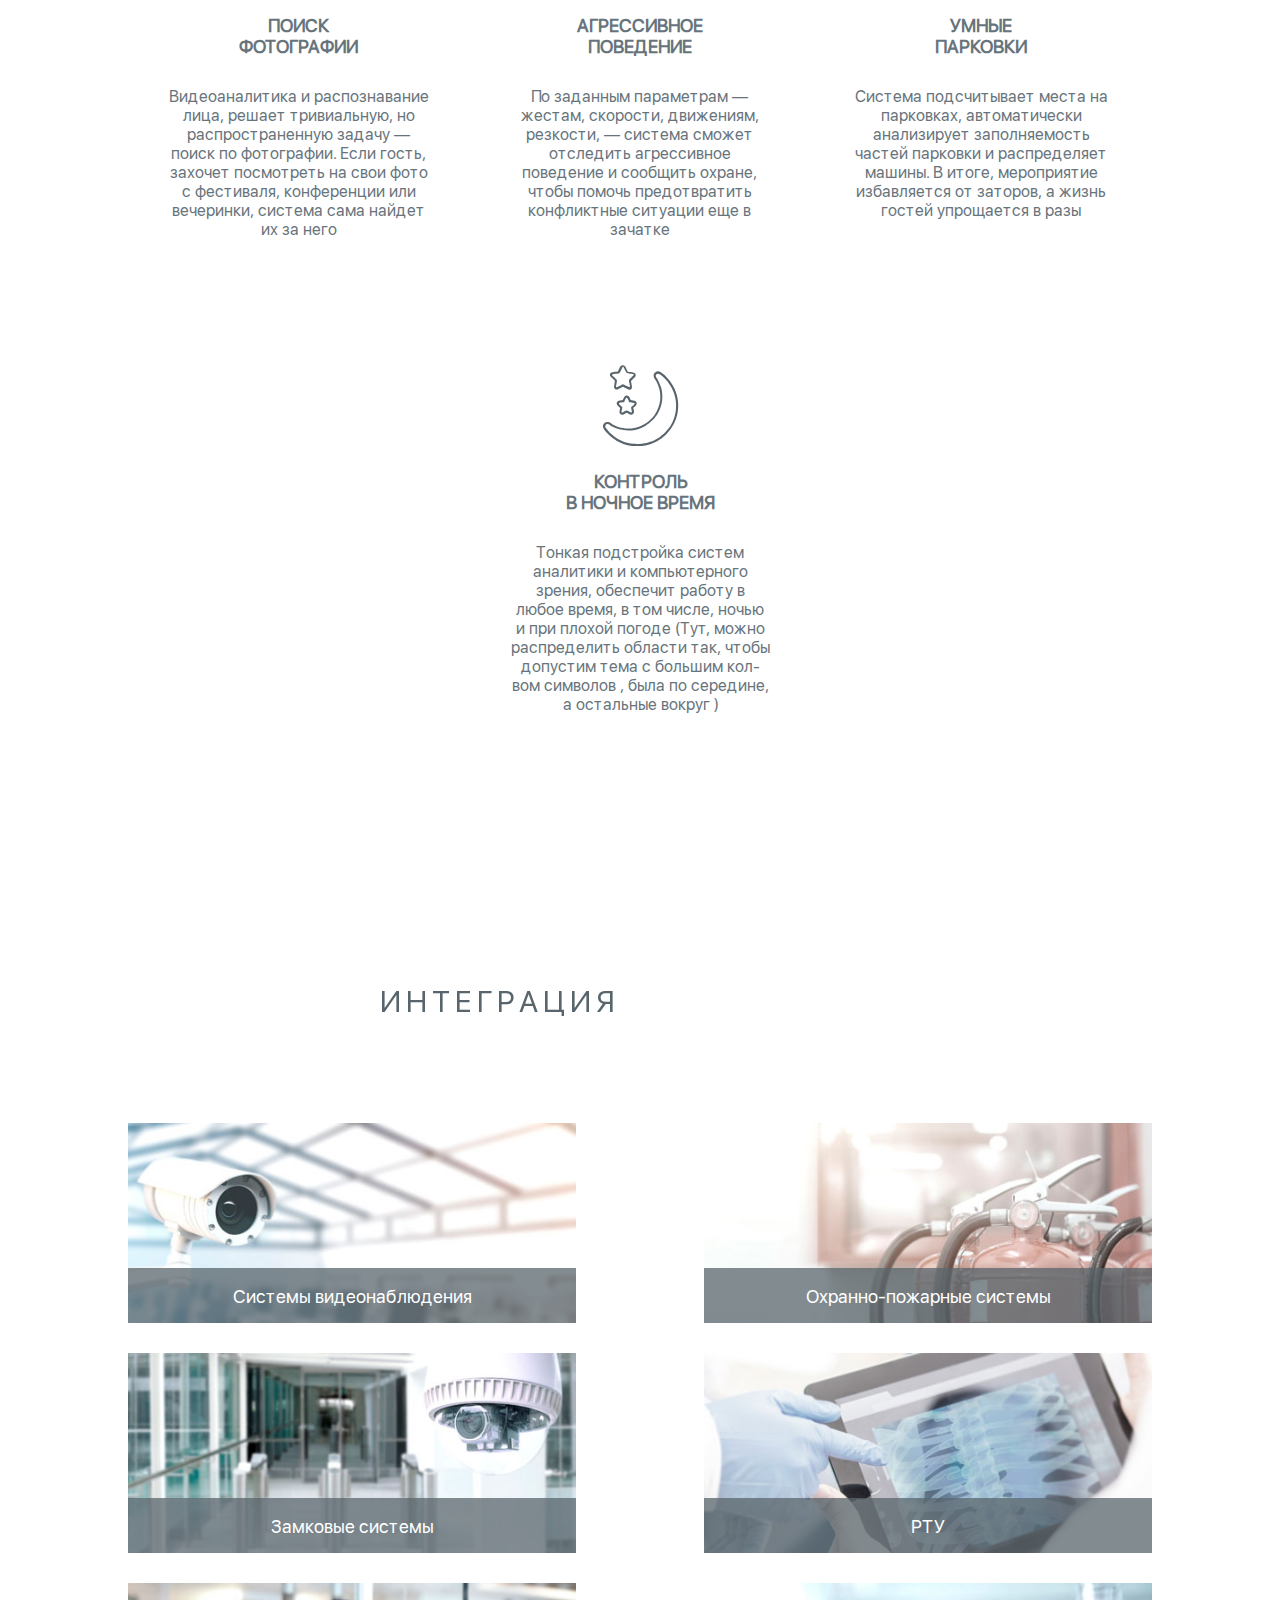
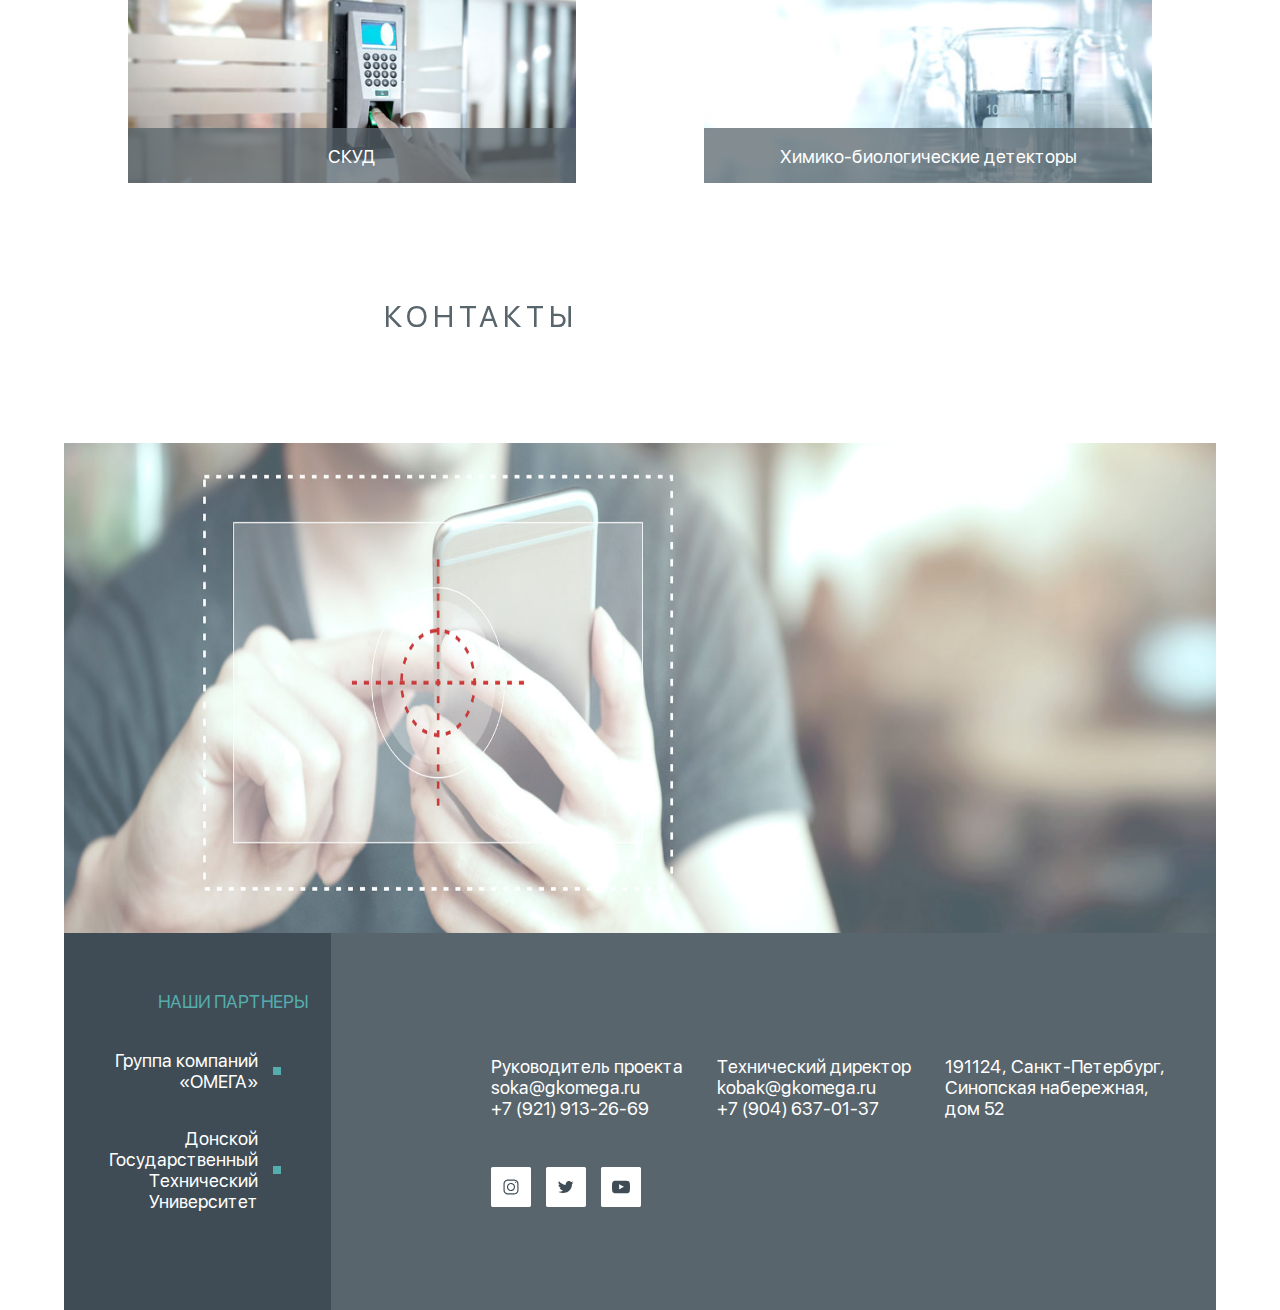
<file: usage-events.html>
<!doctype html>
<html lang="ru">
<head>
    <meta charset="UTF-8">
    <meta name="viewport"
          content="width=device-width, user-scalable=no, initial-scale=1.0, maximum-scale=1.0, minimum-scale=1.0">
    <meta http-equiv="X-UA-Compatible" content="ie=edge">
    <title>Использование</title>
    <link rel="stylesheet" href="./assets/css/main.css">
</head>
<body>

<header class="header-mobile">
    <div class="logo-part">
        <a class="menu-btn">
            <span></span>
        </a>
        <a class="logo-wrapper" href="./index.html">
            <img class="logo-part__logo" src="./assets/images/logo.svg" alt="">
        </a >
        <div class="modal-menu">
            <ul class="main-list">
                <li><a href="./about-company.html">О КОМПАНИИ</a></li>
                <li class="first-sub-list-opener"><a>ВОЗМОЖНОСТИ</a></li>
                <ul class="sub-list sub-list1">
                    <li><a href="possibilities.html">Технологии</a></li>
                    <li><a href="possibilities.html">Преимущества</a></li>
                </ul>
                <li class="second-sub-list-opener"><a>ПРИМЕНЕНИЕ</a></li>
                <ul class="sub-list sub-list2">
                    <li><a href="./usage-prom-and-building.html">Промышленность и строительство</a></li>
                    <li><a href="./usage-safety.html">Общественная безопасность и аналитика</a></li>
                    <li><a href="./usage-educational-houses.html">Учебные заведения</a></li>
                    <li><a href="./usage-events.html">Мероприятия</a></li>
                    <li><a href="./usage-hotels.html">Гостиничный бизнес</a></li>
                    <li><a href="./usage-smart-house.html">Умный дом</a></li>
                    <li><a href="./usage-buisness.html">Бизнес и персонал</a></li>
                    <li><a href="./usage-smart-city.html">Умный город</a></li>
                    <li><a href="./usage-retail.html">Ритейл</a></li>
                </ul>
                <li><a href="development.html">РАЗРАБОТКА</a></li>
                <li><a href="portfolio.html">ПОРТФОЛИО</a></li>
                <li><a href="#contacts">КОНТАКТЫ</a></li>
            </ul>
        </div>
    </div>
    <div class="mail-part">
        <a href="#" class="js-open-modal" data-modal="1">   <img src="./assets/images/envelope.svg" alt=""></a>
    </div>
</header>

<header class="header-desktop">
    <div class="logo-part">
        <a href="index.html"><img src="./assets/images/logo.svg" alt=""></a>
    </div>
    <div class="empty-place">

    </div>

    <div class="links-part">
        <div class="mail-part">
            <img src="./assets/images/envelope.svg" alt="">
        </div>
        <ul>
            <li><a class="active-link" href="./about-company.html">О КОМПАНИИ</a></li>
            <li class="link2"><a class="active-link " href="./possibilities.html">ВОЗМОЖНОСТИ</a>
                <div class="sub-link sub-link1">
                    <a href="./possibilities.html">Технологии</a>
                    <a href="./possibilities.html">Разработки</a>
                </div>
            </li>
            <li class="link3"><a class="active-link" style="cursor: default" href="#">ПРИМЕНЕНИЕ</a>
                <div class="sub-link sub-link2">
                    <a href="./usage-prom-and-building.html">Промышленность и строительство</a>
                    <a href="./usage-safety.html">Общественная безопасность <br> и аналитика</a>
                    <a href="./usage-educational-houses.html">Учебные заведения</a>
                    <a href="./usage-events.html">Мероприятия</a>
                    <a href="./usage-hotels.html">Гостиницы, отели, хостелы</a>
                    <a href="./usage-smart-house.html">Умный дом</a>
                    <a href="./usage-buisness.html">Бизнес и персонал</a>
                    <a href="./usage-smart-city.html">Умный город</a>
                    <a href="./usage-retail.html">Ритейл</a>
                </div>
            </li>
            <li class="link4"><a class="active-link" href="./development.html">РАЗРАБОТКА</a>
                <div class="sub-link sub-link3">
                    <a href="./development.html">Собственные разработки</a>
                    <a href="./development.html">R&D</a>
                </div>
            </li>
            <li class="link5"><a class="active-link" href="./portfolio.html">ПОРТФОЛИО</a>
                <div class="sub-link sub-link4">
                    <a href="./portfolio.html">Видеоролики</a>
                    <a href="./portfolio.html">Наши заказчики</a>
                    <a href="./portfolio.html">Дополнительные <br> материалы</a>
                </div>
            </li>
            <li><a class="active-link"  href="#contacts">КОНТАКТЫ</a></li>
        </ul>
    </div>
</header>


<div class="section-main-possibilities">
    <img class="cars" src="./assets/images/usage4.jpg" alt="">
    <div class="short-desc">
        <div class="paragraph">
            <p><span>МЕРОПРИЯТИЯ</span><br>Видеоаналитику и компьютерное зрение при организации массовых
                мероприятий можно применять как для безопасности, так и для удобства людей или маркетинга
            </p>
        </div>
    </div>
</div>


<div class="section-building-features">
    <div class="container">
        <div class="head-container">
            <img class="head-container__dotts m-head-container__dotts mobile-only " src="./assets/images/dotts.svg" alt="">
            <img class="head-container__dotts d-head-container__dotts " src="./assets/images/Точки.svg" alt="">
            <h2 class="mobile-only">ТЕХНОЛОГИИ</h2>
            <img class="head-container__dotts m-head-container__dotts mobile-only " src="./assets/images/dotts.svg" alt="">
            <img class="head-container__dotts d-head-container__dotts " src="./assets/images/Точки.svg" alt="">
        </div>
        <div class="technology-container">
            <div class="technology">
                <img src="./assets/images/1e.svg" alt="">
                <p><span>ПРОПУСК НА МЕРОПРИЯТИЕ <br> И РЕГИСТРАЦИЯ</span></p>
                <p class="paragraph">Посетители мероприятия, проходят быструю регистрацию с помощью камеры — внешние
                    данные, заносятся в базу и человек, может попасть внутрь, только по скану лица. Это, исключит
                    присутствие посторонних и не доставит неудобств гостям — все будет автоматизировано
                </p>
            </div>
            <div class="technology">
                <img src="./assets/images/2e.svg" alt="">
                <p><span>ТЕПЛОВЫЕ КАРТЫ <br> ПОСЕТИТЕЛЕЙ</span></p>
                <p class="paragraph">Посредством анализа передвижения гостей по зонам вашего мероприятия, можно составить
                    тепловые карты — визуальные распределения людей по площади. С помощью этой информации, становится
                    понятно, какие стенды и места на условном фестивале наиболее популярны, а значит, можно более
                    грамотно организовать пространство и маркетинг на следующем событии
                </p>
            </div>
            <div class="technology">
                <img src="./assets/images/3e.svg" alt="">
                <p><span>VIP-КЛИЕНТЫ </span></p>
                <p class="paragraph">Система, может идентифицировать каждого человека персонально — составив
                    список VIP-клиентов из указанных гостей, вы можете обеспечить им доступ в ограниченные зоны и
                    дать максимальный уровень комфорта на мероприятии</p>
            </div>
            <div class="technology">
                <img src="./assets/images/4e.svg" alt="">
                <p><span>ПОИСК <br> ФОТОГРАФИИ</span></p>
                <p class="paragraph">Видеоаналитика и распознавание лица, решает тривиальную, но распространенную
                    задачу — поиск по фотографии. Если гость, захочет посмотреть на свои фото с фестиваля,
                    конференции или вечеринки, система сама найдет их за него</p>
            </div>
            <div class="technology">
                <img src="./assets/images/5e.svg" alt="">
                <p><span>АГРЕССИВНОЕ <br> ПОВЕДЕНИЕ</span></p>
                <p class="paragraph">По заданным параметрам — жестам, скорости, движениям, резкости, — система сможет
                    отследить агрессивное поведение и сообщить охране, чтобы помочь предотвратить конфликтные
                    ситуации еще в зачатке</p>
            </div>
            <div class="technology">
                <img src="./assets/images/6e.svg" alt="">
                <p><span>УМНЫЕ <br> ПАРКОВКИ</span></p>
                <p class="paragraph">Система подсчитывает места на парковках, автоматически анализирует заполняемость
                    частей парковки и распределяет машины. В итоге, мероприятие избавляется от заторов, а жизнь гостей
                    упрощается в разы</p>
            </div>
            <div class="technology">
                <img src="./assets/images/7e.svg" alt="">
                <p><span>КОНТРОЛЬ <br> В НОЧНОЕ ВРЕМЯ</span></p>
                <p class="paragraph">Тонкая подстройка систем аналитики и компьютерного зрения, обеспечит работу в
                    любое время, в том числе, ночью и при плохой погоде
                    (Тут, можно распределить области так, чтобы допустим тема с большим кол-вом символов ,
                    была по середине, а остальные вокруг )
                </p>
            </div>
        </div>
    </div>
</div>








<div class="section-intagration">
    <h2 style="display: none;" class="h2-desktop h2Integration">ИНТЕГРАЦИЯ</h2>
    <div class="container">
        <div class="head-container">
            <img class="head-container__dotts m-head-container__dotts mobile-only " src="./assets/images/dotts.svg" alt="">
            <img class="head-container__dotts d-head-container__dotts " src="./assets/images/Точки.svg" alt="">
            <h2 class="mobile-only">ИНТЕГРАЦИЯ</h2>
            <img class="head-container__dotts m-head-container__dotts mobile-only " src="./assets/images/dotts.svg" alt="">
            <img class="head-container__dotts d-head-container__dotts " src="./assets/images/Точки.svg" alt="">
        </div>
        <div class="products-list">
            <div class="product product10">
                <div class="bar"><p>Системы видеонаблюдения</p></div>
            </div>
            <div class="product product11">
                <div class="bar"><p>Охранно-пожарные системы</p></div>
            </div>
            <div class="product product12">
                <div class="bar"><p>Замковые системы</p></div>
            </div>
            <div class="product product13">
                <div class="bar"><p>РТУ</p></div>
            </div>
            <div class="product product14">
                <div class="bar"><p>СКУД</p></div>
            </div>
            <div class="product product15">
                <div class="bar"><p>Химико-биологические детекторы</p></div>
            </div>
        </div>
    </div>
</div>

<div class="modal" data-modal="1">
    <div class="modalContent">
        <!--   Svg иконка для закрытия окна  -->
        <img src="./assets/images/cancel.svg" class="modal__cross js-modal-close">
        <p class="modal__name">Ваше имя<span>*</span></p>
        <input style="width: 85%;" type="text">
        <p class="modal__ink">Название организации</p>
        <input style="width: 85%" type="text">
        <p class="modal__ink">Ваша почта<span>*</span></p>
        <input style="width: 85%" type="tex">
        <p class="modal__tel">Контактный номер телефона</p>
        <input style="width: 85%" type="tel" name="tel"
               pattern="2[0-9]{3}-[0-9]{3}">
        <p class="text">Ваш вопрос<span>*</span></p>
        <input style="padding-bottom: 35px; width: 85%;" type="text">
        <p style="color:grey; opacity: 0.9;"><input type="checkbox" name="option1" value="a1" checked>- согласен на обработку моих персональных данных</p>
    </div>
    <button style="margin-top:15px;" class="sendButton">ОТПРАВИТЬ</button>
</div>

<div class="overlay js-overlay-modal"></div>


<div class="section-contacts" id="contacts">
    <div class="head-container">
        <img class="head-container__dotts m-head-container__dotts " src="./assets/images/dotts.svg" alt="">
        <img class="head-container__dotts d-head-container__dotts " src="./assets/images/Точки.svg" alt="">
        <h2 class="while-no-empty mobile-only">КОНТАКТЫ</h2>
        <img class="head-container__dotts m-head-container__dotts " src="./assets/images/dotts.svg" alt="">
        <img class="head-container__dotts d-head-container__dotts " src="./assets/images/Точки.svg" alt="">
    </div>
    <div class="basement">
        <h2 style="display: none" class="h2Contacts h2-desktop">КОНТАКТЫ</h2>
        <div class="image-part">
            <img class="mobile-only" src="./assets/images/footer-image.jpg" alt="">
            <img class="footerImgDesc" style="display: none" src="./assets/images/1con.jpg" alt="">
        </div>
        <div class="footer-part">



            <div class="left-part">
                <div class="contact">
                    <p>Руководитель проекта
                        <br>
                        <a href="">soka@gkomega.ru</a>
                        <br>
                        <a href="">+7 (921) 913-26-69</a>
                    </p>
                </div>
                <div class="contact">
                    <p>Технический директор
                        <br>
                        <a href="">kobak@gkomega.ru</a>
                        <br>
                        <a href="">+7 (904) 637-01-37</a>
                    </p>
                </div>
                <div class="contact">
                    <p>191124, Санкт-Петербург, <br> Синопская набережная, <br class="-display-block"> дом 52</p>
                </div>
                <div class="social-networks-links">
                    <!-- <a href=""><img src="./assets/images/vk.svg" alt=""></a>-->
                    <a href=""><img src="./assets/images/instagram.svg" alt=""></a>
                    <a href=""><img src="./assets/images/twitter.svg" alt=""></a>
                    <a href=""><img src="./assets/images/youtube.svg" alt=""></a>
                </div>
            </div>
            <div class="right-part">
                <p class="green-sign">НАШИ ПАРТНЕРЫ</p>
                <div class="green-square-wrapper">
                    <div class="green-square"></div>
                    <p>Группа компаний <br> «ОМЕГА» </p>
                </div>
                <div class="green-square-wrapper">
                    <div class="green-square"></div>
                    <p>Донской <br> Государственный <br> Технический<br> Университет</p>
                </div>
            </div>
        </div>
    </div>
</div>





<script>
    /*function usageEmpty() {
        if (document.documentElement.scrollTop > document.getElementsByClassName('section-building-features')[0].offsetTop - 170) {
            document.getElementsByClassName('empty-place')[0].innerHTML = '<p>ТЕХНОЛОГИИ</p>';
        }
        if (document.documentElement.scrollTop < document.getElementsByClassName('section-building-features')[0].offsetTop -170 ) {
            document.getElementsByClassName('empty-place')[0].innerHTML = '<p></p>';
        }
        if (document.documentElement.scrollTop > document.getElementsByClassName('section-intagration')[0].offsetTop - 150 ) {
            document.getElementsByClassName('empty-place')[0].innerHTML = '<p>ИНТЕГРАЦИЯ</p>';
        }
        if (document.documentElement.scrollTop > document.getElementsByClassName('section-contacts')[0].offsetTop - 110) {
            document.getElementsByClassName('empty-place')[0].innerHTML = '<p>КОНТАКТЫ</p>';
        }

    }*/
</script>
<script
        src="https://code.jquery.com/jquery-3.4.1.min.js"
        integrity="sha256-CSXorXvZcTkaix6Yvo6HppcZGetbYMGWSFlBw8HfCJo="
        crossorigin="anonymous"></script>
<script src="./assets/scripts/modal.js"></script>
<script src="./assets/scripts/script.js"></script>
</header>
</body>
</html>
</file>
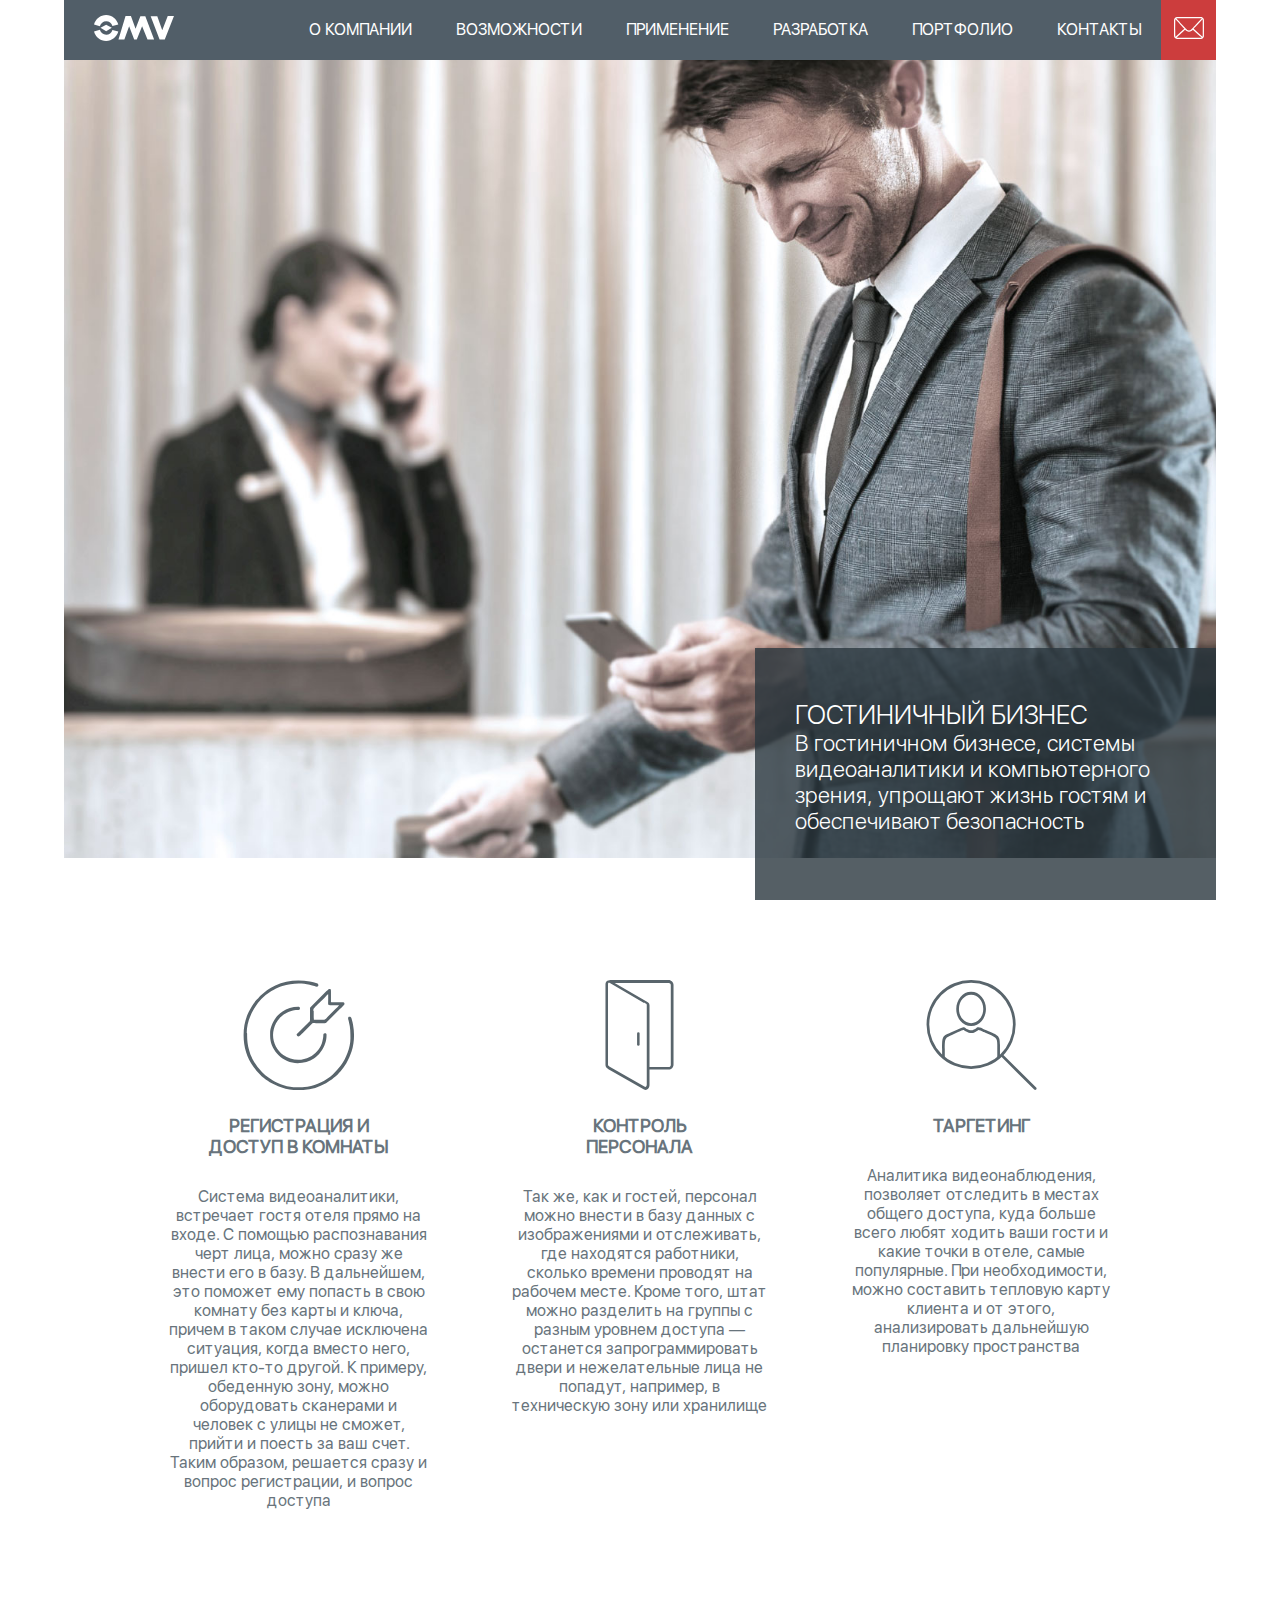
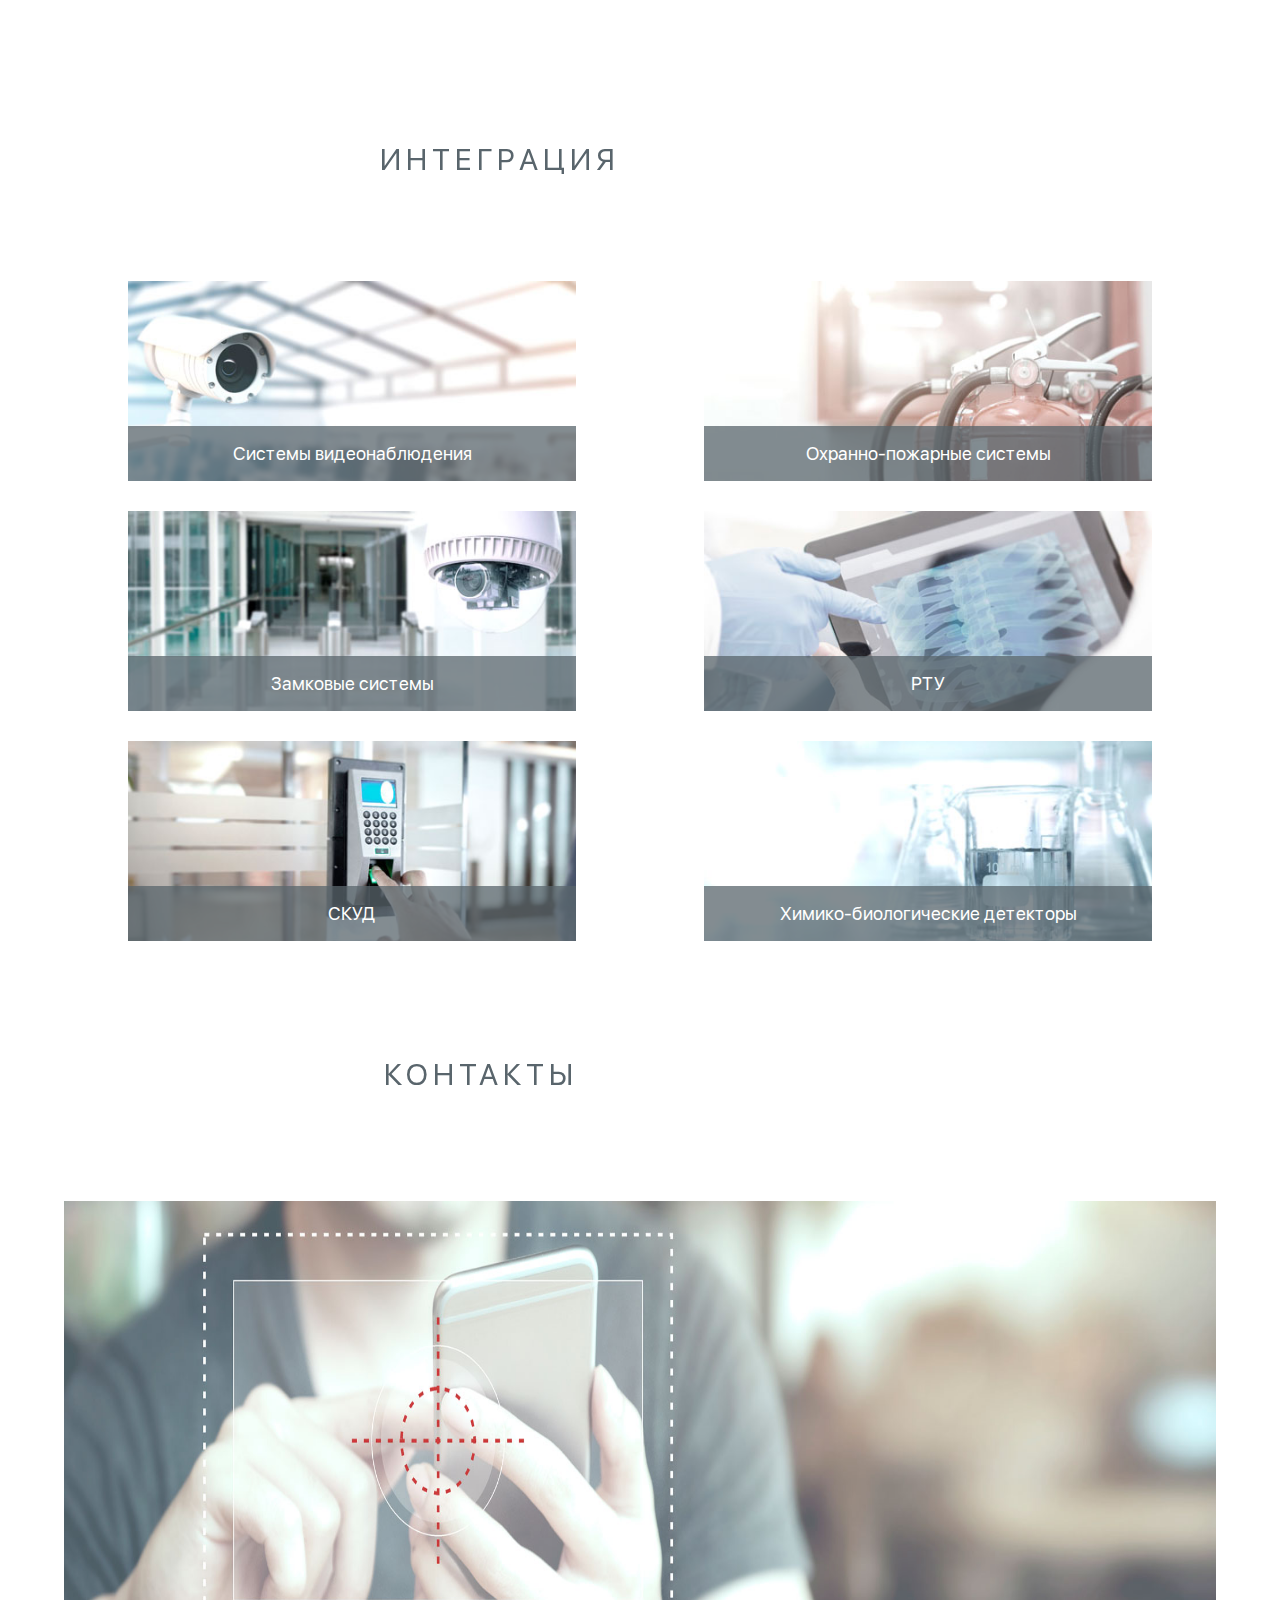
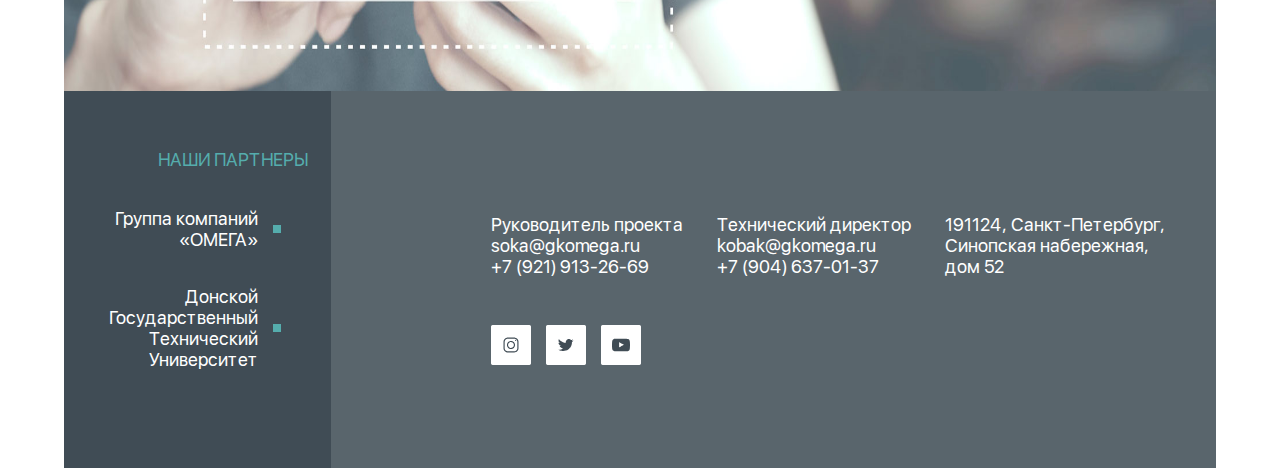
<file: usage-hotels.html>
<!doctype html>
<html lang="ru">
<head>
    <meta charset="UTF-8">
    <meta name="viewport"
          content="width=device-width, user-scalable=no, initial-scale=1.0, maximum-scale=1.0, minimum-scale=1.0">
    <meta http-equiv="X-UA-Compatible" content="ie=edge">
    <title>Использование</title>
    <link rel="stylesheet" href="./assets/css/main.css">
</head>
<body>
<header class="header-mobile">
    <div class="logo-part">
        <a class="menu-btn">
            <span></span>
        </a>
        <a class="logo-wrapper" href="./index.html">
            <img class="logo-part__logo" src="./assets/images/logo.svg" alt="">
        </a >
        <div class="modal-menu">
            <ul class="main-list">
                <li><a href="./about-company.html">О КОМПАНИИ</a></li>
                <li class="first-sub-list-opener"><a>ВОЗМОЖНОСТИ</a></li>
                <ul class="sub-list sub-list1">
                    <li><a href="possibilities.html">Технологии</a></li>
                    <li><a href="possibilities.html">Преимущества</a></li>
                </ul>
                <li class="second-sub-list-opener"><a>ПРИМЕНЕНИЕ</a></li>
                <ul class="sub-list sub-list2">
                    <li><a href="./usage-prom-and-building.html">Промышленность и строительство</a></li>
                    <li><a href="./usage-safety.html">Общественная безопасность и аналитика</a></li>
                    <li><a href="./usage-educational-houses.html">Учебные заведения</a></li>
                    <li><a href="./usage-events.html">Мероприятия</a></li>
                    <li><a href="./usage-hotels.html">Гостиничный бизнес</a></li>
                    <li><a href="./usage-smart-house.html">Умный дом</a></li>
                    <li><a href="./usage-buisness.html">Бизнес и персонал</a></li>
                    <li><a href="./usage-smart-city.html">Умный город</a></li>
                    <li><a href="./usage-retail.html">Ритейл</a></li>
                </ul>
                <li><a href="development.html">РАЗРАБОТКА</a></li>
                <li><a href="portfolio.html">ПОРТФОЛИО</a></li>
                <li><a href="#contacts">КОНТАКТЫ</a></li>
            </ul>
        </div>
    </div>
    <div class="mail-part">
        <a href="#" class="js-open-modal" data-modal="1">   <img src="./assets/images/envelope.svg" alt=""></a>
    </div>
</header>

<header class="header-desktop">
    <div class="logo-part">
        <a href="index.html"><img src="./assets/images/logo.svg" alt=""></a>
    </div>
    <div class="empty-place">

    </div>

    <div class="links-part">
        <div class="mail-part">
            <a href="#" class="js-open-modal" data-modal="1">   <img src="./assets/images/envelope.svg" alt=""></a>
        </div>
        <ul>
            <li><a class="active-link" href="./about-company.html">О КОМПАНИИ</a></li>
            <li class="link2"><a class="active-link " href="./possibilities.html">ВОЗМОЖНОСТИ</a>
                <div class="sub-link sub-link1">
                    <a href="./possibilities.html">Технологии</a>
                    <a href="./possibilities.html">Разработки</a>
                </div>
            </li>
            <li class="link3"><a class="active-link" style="cursor: default" href="#">ПРИМЕНЕНИЕ</a>
                <div class="sub-link sub-link2">
                    <a href="./usage-prom-and-building.html">Промышленность и строительство</a>
                    <a href="./usage-safety.html">Общественная безопасность <br> и аналитика</a>
                    <a href="./usage-educational-houses.html">Учебные заведения</a>
                    <a href="./usage-events.html">Мероприятия</a>
                    <a href="./usage-hotels.html">Гостиницы, отели, хостелы</a>
                    <a href="./usage-smart-house.html">Умный дом</a>
                    <a href="./usage-buisness.html">Бизнес и персонал</a>
                    <a href="./usage-smart-city.html">Умный город</a>
                    <a href="./usage-retail.html">Ритейл</a>
                </div>
            </li>
            <li class="link4"><a class="active-link" href="./development.html">РАЗРАБОТКА</a>
                <div class="sub-link sub-link3">
                    <a href="./development.html">Собственные разработки</a>
                    <a href="./development.html">R&D</a>
                </div>
            </li>
            <li class="link5"><a class="active-link" href="./portfolio.html">ПОРТФОЛИО</a>
                <div class="sub-link sub-link4">
                    <a href="./portfolio.html">Видеоролики</a>
                    <a href="./portfolio.html">Наши заказчики</a>
                    <a href="./portfolio.html">Дополнительные <br> материалы</a>
                </div>
            </li>
            <li><a class="active-link"  href="#contacts">КОНТАКТЫ</a></li>
        </ul>
    </div>
</header>


<div class="section-main-possibilities">
    <img class="cars" src="./assets/images/usage6.jpg" alt="">
    <div class="short-desc">
        <div class="paragraph">
            <p><span>ГОСТИНИЧНЫЙ БИЗНЕС </span><br>В гостиничном бизнесе, системы видеоаналитики и компьютерного зрения,
                упрощают жизнь гостям и обеспечивают безопасность
            </p>
        </div>
    </div>
</div>


<div class="section-building-features">
    <div class="container">
        <div class="head-container">
            <img class="head-container__dotts m-head-container__dotts mobile-only " src="./assets/images/dotts.svg" alt="">
            <img class="head-container__dotts d-head-container__dotts " src="./assets/images/Точки.svg" alt="">
            <h2 class="mobile-only">ТЕХНОЛОГИИ</h2>
            <img class="head-container__dotts m-head-container__dotts mobile-only " src="./assets/images/dotts.svg" alt="">
            <img class="head-container__dotts d-head-container__dotts " src="./assets/images/Точки.svg" alt="">
        </div>
        <div class="technology-container">
            <div class="technology">
                <img src="./assets/images/1h.svg" alt="">
                <p><span>РЕГИСТРАЦИЯ И <br> ДОСТУП В КОМНАТЫ</span></p>
                <p class="paragraph">Система видеоаналитики, встречает гостя отеля прямо на входе. C помощью распознавания
                    черт лица, можно сразу же внести его в базу. В дальнейшем, это поможет ему попасть в свою комнату
                    без карты и ключа, причем в таком случае исключена ситуация, когда вместо него, пришел кто-то другой.
                    К примеру, обеденную зону, можно оборудовать сканерами и человек с улицы не сможет, прийти и поесть
                    за ваш счет. Таким образом, решается сразу и вопрос регистрации, и вопрос доступа
                </p>
            </div>
            <div class="technology">
                <img src="./assets/images/2h.svg" alt="">
                <p><span>КОНТРОЛЬ <br> ПЕРСОНАЛА</span></p>
                <p class="paragraph">Так же, как и гостей, персонал можно внести в базу данных с изображениями и
                    отслеживать, где находятся работники, сколько времени проводят на рабочем месте. Кроме того, штат
                    можно разделить на группы с разным уровнем доступа — останется запрограммировать двери и
                    нежелательные лица не попадут, например, в техническую зону или хранилище
                </p>
            </div>
            <div class="technology">
                <img src="./assets/images/3h.svg" alt="">
                <p><span>ТАРГЕТИНГ</span></p>
                <p class="paragraph">Аналитика видеонаблюдения, позволяет отследить в местах общего доступа, куда
                    больше всего любят ходить ваши гости и какие точки в отеле, самые популярные. При необходимости,
                    можно составить тепловую карту клиента и от этого, анализировать дальнейшую планировку пространства</p>
            </div>
        </div>
    </div>
</div>








<div class="section-intagration">
    <h2 style="display: none;" class="h2-desktop h2Integration">ИНТЕГРАЦИЯ</h2>
    <div class="container">
        <div class="head-container">
            <img class="head-container__dotts m-head-container__dotts mobile-only " src="./assets/images/dotts.svg" alt="">
            <img class="head-container__dotts d-head-container__dotts" src="./assets/images/Точки.svg" alt="">
            <h2 class="mobile-only">ИНТЕГРАЦИЯ</h2>
            <img class="head-container__dotts m-head-container__dotts mobile-only " src="./assets/images/dotts.svg" alt="">
            <img class="head-container__dotts d-head-container__dotts" src="./assets/images/Точки.svg" alt="">
        </div>
        <div class="products-list">
            <div class="product product10">
                <div class="bar"><p>Системы видеонаблюдения</p></div>
            </div>
            <div class="product product11">
                <div class="bar"><p>Охранно-пожарные системы</p></div>
            </div>
            <div class="product product12">
                <div class="bar"><p>Замковые системы</p></div>
            </div>
            <div class="product product13">
                <div class="bar"><p>РТУ</p></div>
            </div>
            <div class="product product14">
                <div class="bar"><p>СКУД</p></div>
            </div>
            <div class="product product15">
                <div class="bar"><p>Химико-биологические детекторы</p></div>
            </div>
        </div>
    </div>
</div>
<div class="modal" data-modal="1">
    <div class="modalContent">
        <!--   Svg иконка для закрытия окна  -->
        <img src="./assets/images/cancel.svg" class="modal__cross js-modal-close">
        <p class="modal__name">Ваше имя<span>*</span></p>
        <input style="width: 85%;" type="text">
        <p class="modal__ink">Название организации</p>
        <input style="width: 85%" type="text">
        <p class="modal__ink">Ваша почта<span>*</span></p>
        <input style="width: 85%" type="tex">
        <p class="modal__tel">Контактный номер телефона</p>
        <input style="width: 85%" type="tel" name="tel"
               pattern="2[0-9]{3}-[0-9]{3}">
        <p class="text">Ваш вопрос<span>*</span></p>
        <input style="padding-bottom: 35px; width: 85%;" type="text">
        <p style="color:grey; opacity: 0.9;"><input type="checkbox" name="option1" value="a1" checked>- согласен на обработку моих персональных данных</p>
    </div>
    <button style="margin-top:15px;" class="sendButton">ОТПРАВИТЬ</button>
</div>
<div class="overlay js-overlay-modal"></div>




<div class="section-contacts" id="contacts">
    <div class="head-container">
        <img class="head-container__dotts m-head-container__dotts " src="./assets/images/dotts.svg" alt="">
        <img class="head-container__dotts d-head-container__dotts " src="./assets/images/Точки.svg" alt="">
        <h2 class="while-no-empty mobile-only">КОНТАКТЫ</h2>
        <img class="head-container__dotts m-head-container__dotts " src="./assets/images/dotts.svg" alt="">
        <img class="head-container__dotts d-head-container__dotts " src="./assets/images/Точки.svg" alt="">
    </div>
    <div class="basement">
        <h2 style="display: none" class="h2Contacts h2-desktop">КОНТАКТЫ</h2>
        <div class="image-part">
            <img class="mobile-only" src="./assets/images/footer-image.jpg" alt="">
            <img class="footerImgDesc" style="display: none" src="./assets/images/1con.jpg" alt="">
        </div>
        <div class="footer-part">



            <div class="left-part">
                <div class="contact">
                    <p>Руководитель проекта
                        <br>
                        <a href="">soka@gkomega.ru</a>
                        <br>
                        <a href="">+7 (921) 913-26-69</a>
                    </p>
                </div>
                <div class="contact">
                    <p>Технический директор
                        <br>
                        <a href="">kobak@gkomega.ru</a>
                        <br>
                        <a href="">+7 (904) 637-01-37</a>
                    </p>
                </div>
                <div class="contact">
                    <p>191124, Санкт-Петербург, <br> Синопская набережная, <br class="-display-block"> дом 52</p>
                </div>
                <div class="social-networks-links">
                    <!-- <a href=""><img src="./assets/images/vk.svg" alt=""></a>-->
                    <a href=""><img src="./assets/images/instagram.svg" alt=""></a>
                    <a href=""><img src="./assets/images/twitter.svg" alt=""></a>
                    <a href=""><img src="./assets/images/youtube.svg" alt=""></a>
                </div>
            </div>
            <div class="right-part">
                <p class="green-sign">НАШИ ПАРТНЕРЫ</p>
                <div class="green-square-wrapper">
                    <div class="green-square"></div>
                    <p>Группа компаний <br> «ОМЕГА» </p>
                </div>
                <div class="green-square-wrapper">
                    <div class="green-square"></div>
                    <p>Донской <br> Государственный <br> Технический<br> Университет</p>
                </div>
            </div>
        </div>
    </div>
</div>


<script>
   /* function usageEmpty() {
        if (document.documentElement.scrollTop > document.getElementsByClassName('section-building-features')[0].offsetTop - 170) {
            document.getElementsByClassName('empty-place')[0].innerHTML = '<p>ТЕХНОЛОГИИ</p>';
        }
        if (document.documentElement.scrollTop < document.getElementsByClassName('section-building-features')[0].offsetTop -170 ) {
            document.getElementsByClassName('empty-place')[0].innerHTML = '<p></p>';
        }
        if (document.documentElement.scrollTop > document.getElementsByClassName('section-intagration')[0].offsetTop - 150 ) {
            document.getElementsByClassName('empty-place')[0].innerHTML = '<p>ИНТЕГРАЦИЯ</p>';
        }
        if (document.documentElement.scrollTop > document.getElementsByClassName('section-contacts')[0].offsetTop - 110) {
            document.getElementsByClassName('empty-place')[0].innerHTML = '<p>КОНТАКТЫ</p>';
        }

    }*/
</script>
<script
        src="https://code.jquery.com/jquery-3.4.1.min.js"
        integrity="sha256-CSXorXvZcTkaix6Yvo6HppcZGetbYMGWSFlBw8HfCJo="
        crossorigin="anonymous"></script>
<script src="./assets/scripts/modal.js"></script>
<script src="./assets/scripts/script.js"></script>
</header>
</body>
</html>
</file>
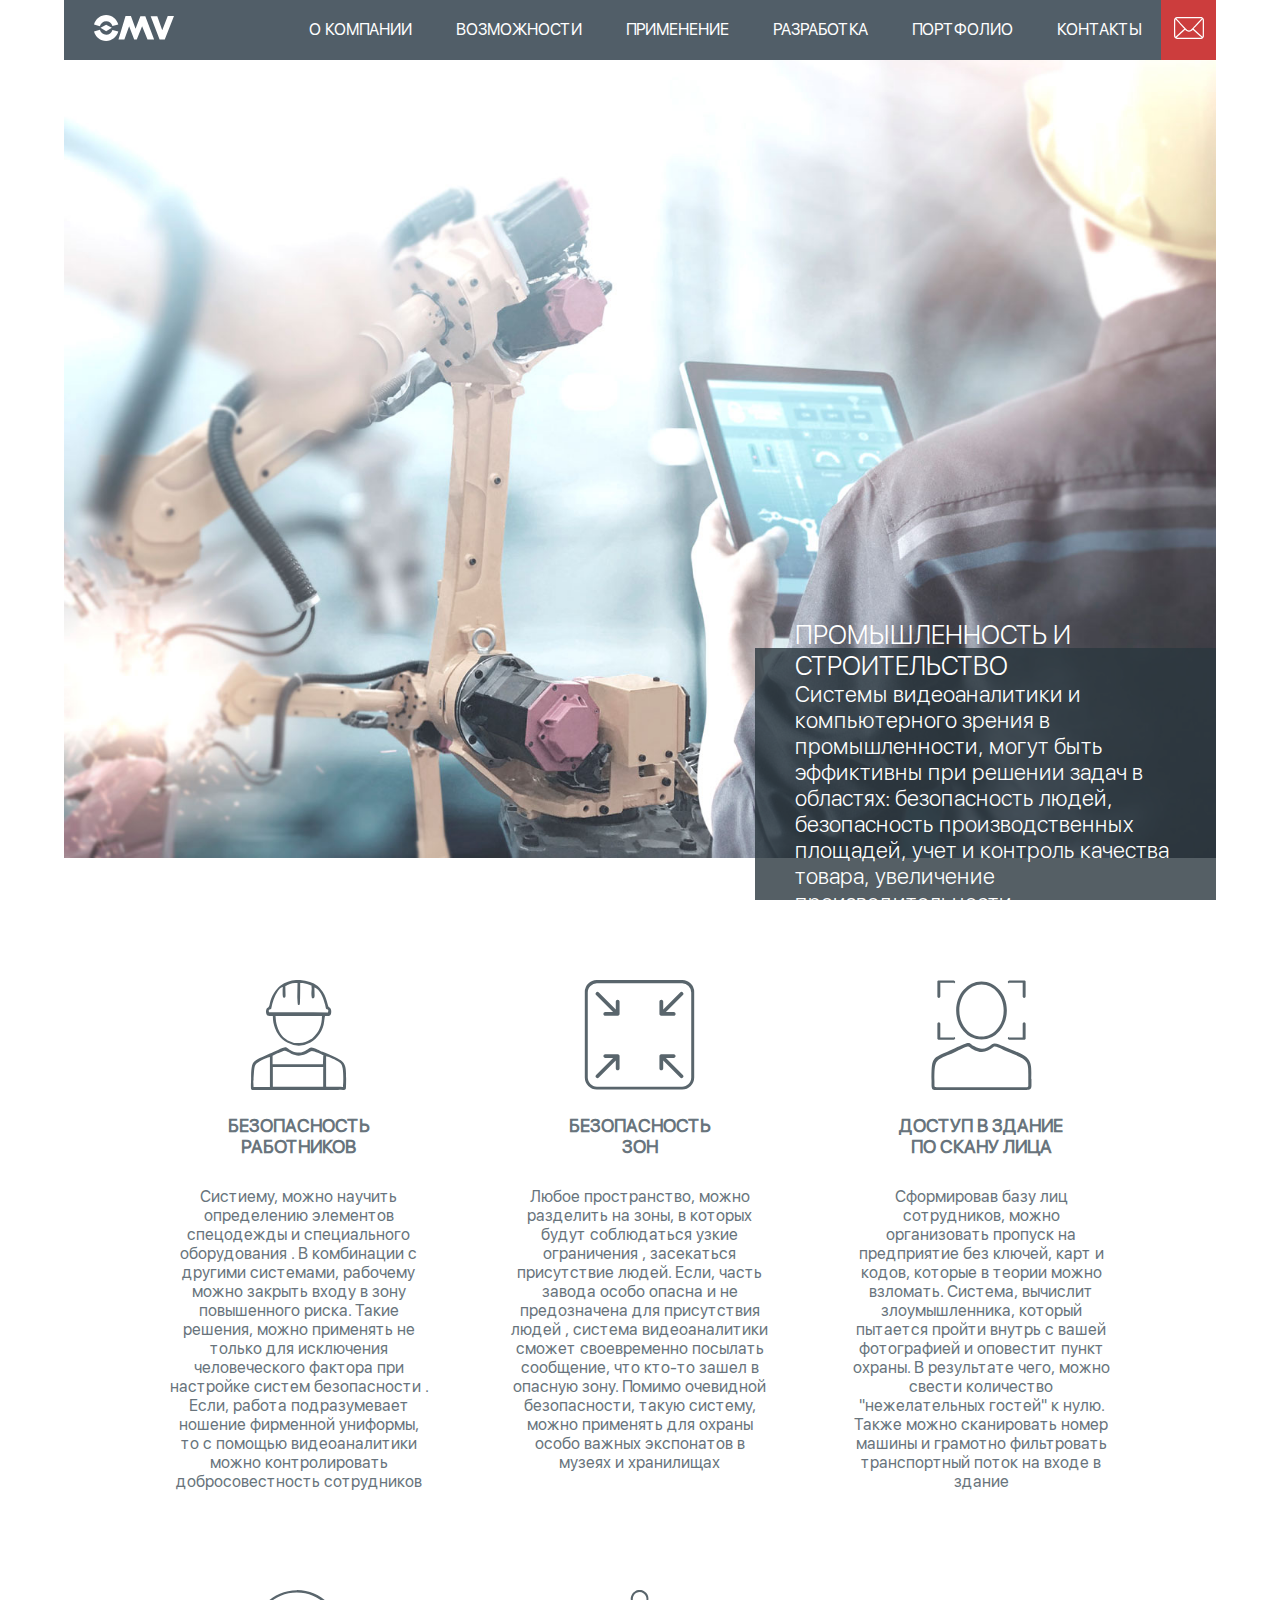
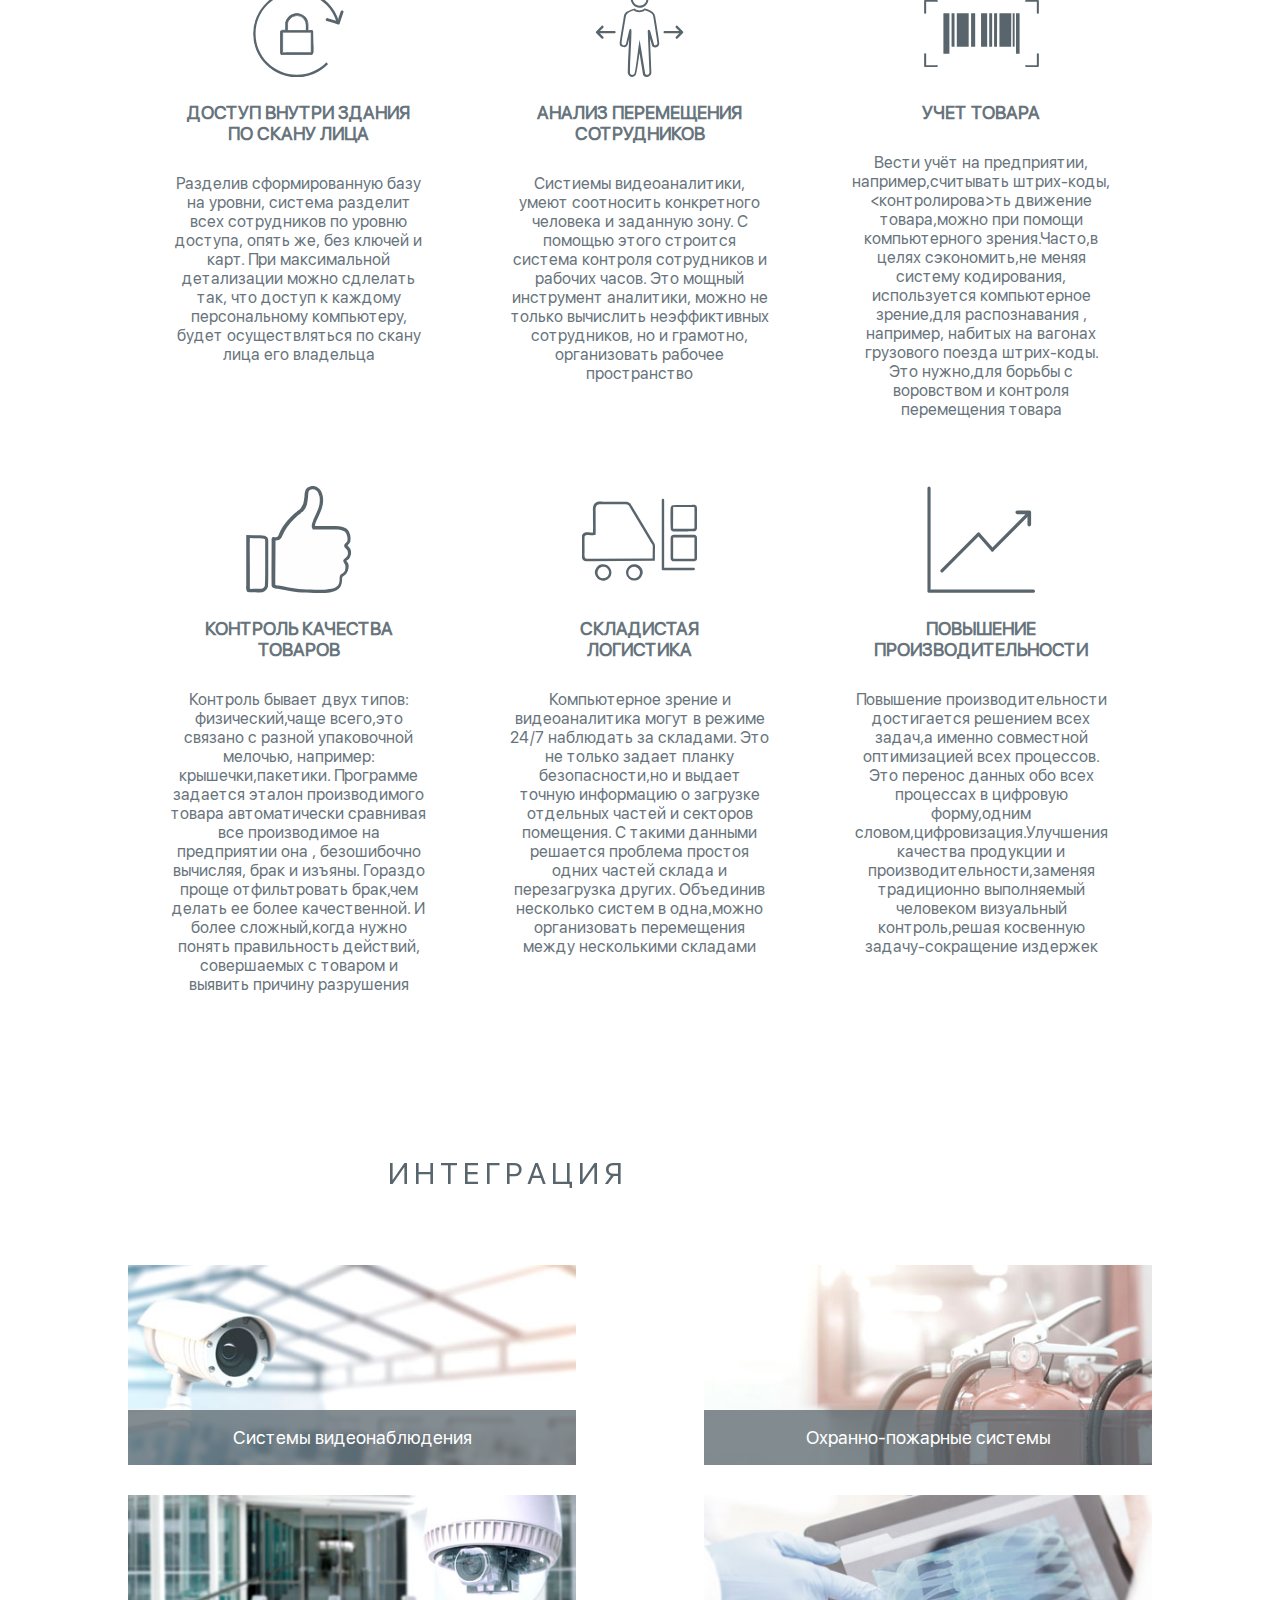
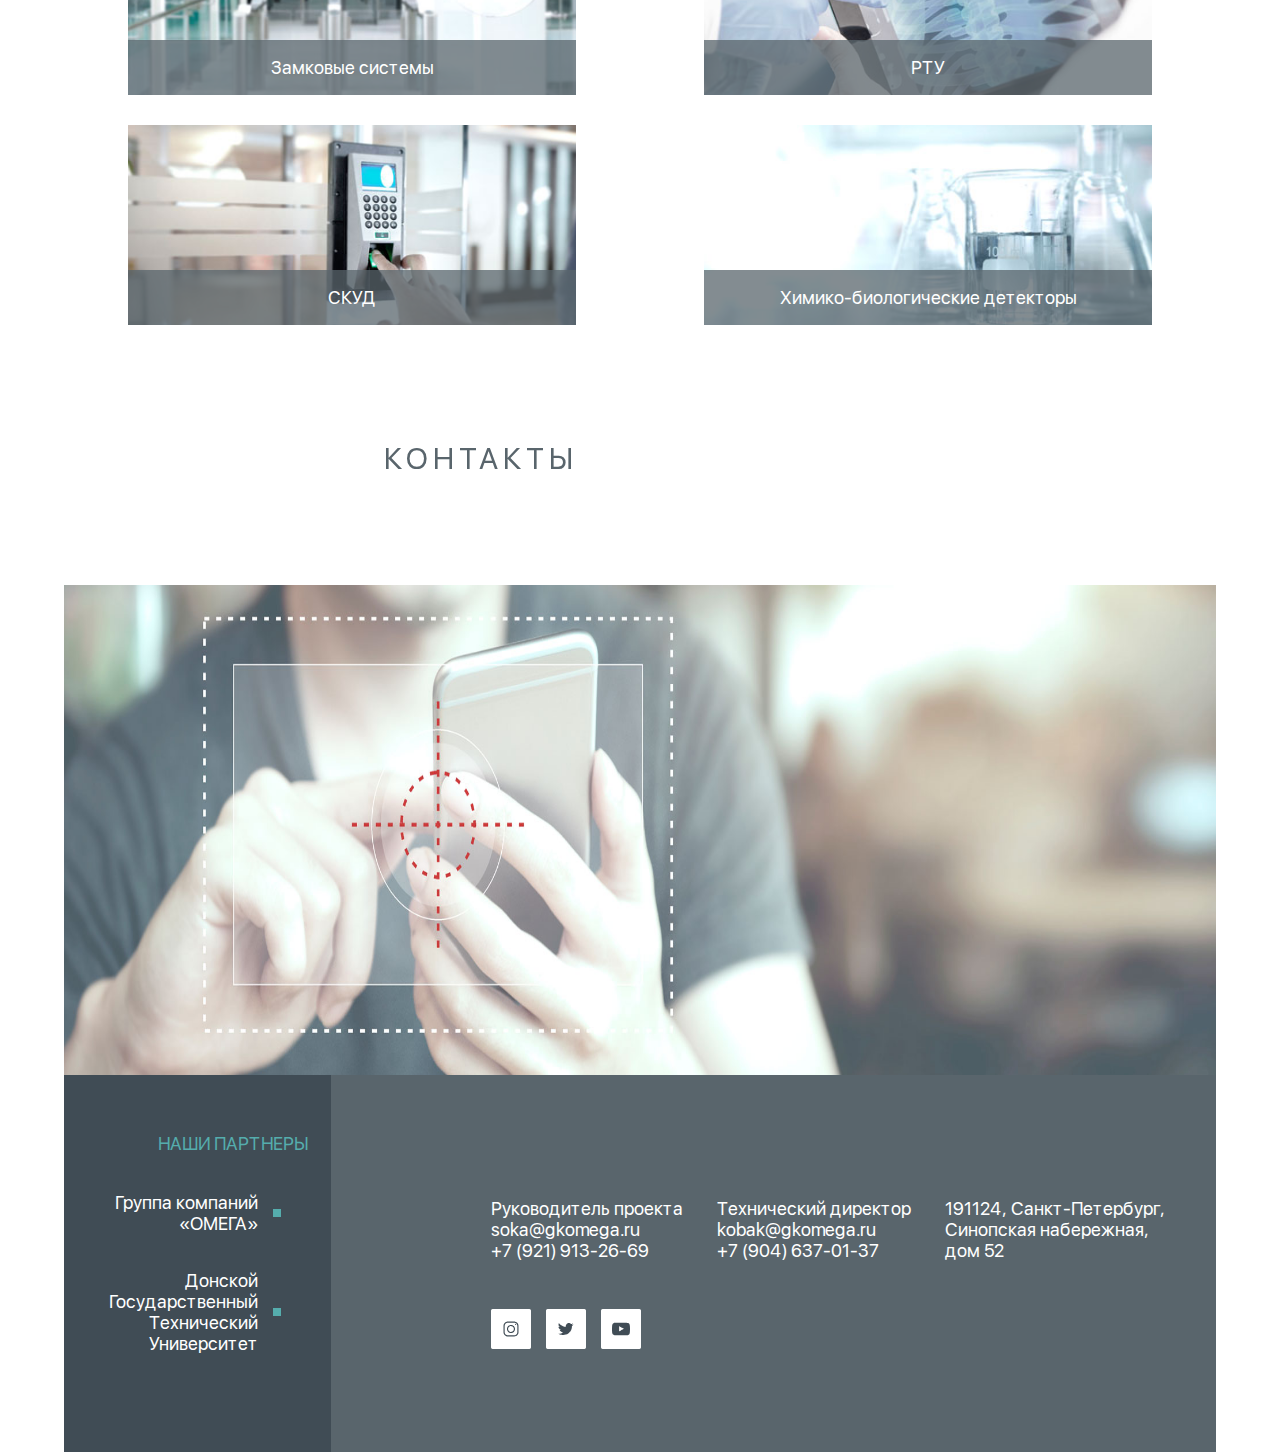
<file: usage-prom-and-building.html>
<!doctype html>
<html lang="ru">
<head>
    <meta charset="UTF-8">
    <meta name="viewport"
          content="width=device-width, user-scalable=no, initial-scale=1.0, maximum-scale=1.0, minimum-scale=1.0">
    <meta http-equiv="X-UA-Compatible" content="ie=edge">
    <title>Использование</title>
    <link rel="stylesheet" href="./assets/css/main.css">
</head>
<body>
<header class="header-mobile">
    <div class="logo-part">
        <a class="menu-btn">
            <span></span>
        </a>
        <a class="logo-wrapper" href="./index.html"><img class="logo-part__logo" src="./assets/images/logo.svg" alt=""></a>
        <div class="modal-menu">
            <ul class="main-list">
                <li><a href="about-company.html">О КОМПАНИИ</a></li>
                <li class="first-sub-list-opener"><a>ВОЗМОЖНОСТИ</a></li>
                <ul class="sub-list sub-list1">
                    <li><a href="possibilities.html">Технологии</a></li>
                    <li><a href="possibilities.html">Преимущества</a></li>
                </ul>
                <li class="second-sub-list-opener"><a>ПРИМЕНЕНИЕ</a></li>
                <ul class="sub-list sub-list2">
                    <li><a href="./usage-prom-and-building.html">Промышленность и строительство</a></li>
                    <li><a href="./usage-safety.html">Общественная безопасность и аналитика</a></li>
                    <li><a href="./usage-educational-houses.html">Учебные заведения</a></li>
                    <li><a href="./usage-events.html">Мероприятия</a></li>
                    <li><a href="./usage-hotels.html">Гостиничный бизнес</a></li>
                    <li><a href="./usage-smart-house.html">Умный дом</a></li>
                    <li><a href="./usage-buisness.html">Бизнес и персонал</a></li>
                    <li><a href="./usage-smart-city.html">Умный город</a></li>
                    <li><a href="./usage-retail.html">Ритейл</a></li>
                </ul>
                <li><a href="development.html">РАЗРАБОТКА</a></li>
                <li><a href="portfolio.html">ПОРТФОЛИО</a></li>
                <li><a href="#contacts">КОНТАКТЫ</a></li>
            </ul>
        </div>
    </div>
    <div class="mail-part">
        <a href="#" class="js-open-modal" data-modal="1">   <img src="./assets/images/envelope.svg" alt=""></a>
    </div>
</header>

<header class="header-desktop">
    <div class="logo-part">
        <a href="index.html"><img src="./assets/images/logo.svg" alt=""></a>
    </div>
    <div class="empty-place">

    </div>

    <div class="links-part">
        <div class="mail-part">
            <a href="#" class="js-open-modal" data-modal="1">   <img src="./assets/images/envelope.svg" alt=""></a>
        </div>
        <ul>
            <li><a class="active-link" href="./about-company.html">О КОМПАНИИ</a></li>
            <li class="link2"><a class="active-link " href="./possibilities.html">ВОЗМОЖНОСТИ</a>
                <div class="sub-link sub-link1">
                    <a href="./possibilities.html">Технологии</a>
                    <a href="./possibilities.html">Разработки</a>
                </div>
            </li>
            <li class="link3"><a class="active-link" style="cursor: default" href="#">ПРИМЕНЕНИЕ</a>
                <div class="sub-link sub-link2">
                    <a href="./usage-prom-and-building.html">Промышленность и строительство</a>
                    <a href="./usage-safety.html">Общественная безопасность <br> и аналитика</a>
                    <a href="./usage-educational-houses.html">Учебные заведения</a>
                    <a href="./usage-events.html">Мероприятия</a>
                    <a href="./usage-hotels.html">Гостиницы, отели, хостелы</a>
                    <a href="./usage-smart-house.html">Умный дом</a>
                    <a href="./usage-buisness.html">Бизнес и персонал</a>
                    <a href="./usage-smart-city.html">Умный город</a>
                    <a href="./usage-retail.html">Ритейл</a>
                </div>
            </li>
            <li class="link4"><a class="active-link" href="./development.html">РАЗРАБОТКА</a>
                <div class="sub-link sub-link3">
                    <a href="./development.html">Собственные разработки</a>
                    <a href="./development.html">R&D</a>
                </div>
            </li>
            <li class="link5"><a class="active-link" href="./portfolio.html">ПОРТФОЛИО</a>
                <div class="sub-link sub-link4">
                    <a href="./portfolio.html">Видеоролики</a>
                    <a href="./portfolio.html">Наши заказчики</a>
                    <a href="./portfolio.html">Дополнительные <br> материалы</a>
                </div>
            </li>
            <li><a class="active-link"  href="#contacts">КОНТАКТЫ</a></li>
        </ul>
    </div>
</header>


<div class="section-main-possibilities">

    <img class="cars" src="./assets/images/usage1.jpg" alt="">
    <div class="short-desc">
        <div class="paragraph">
            <p><span>ПРОМЫШЛЕННОСТЬ И СТРОИТЕЛЬСТВО</span><br>Системы видеоаналитики и компьютерного зрения
            в промышленности, могут быть эффиктивны при решении задач в областях: безопасность людей, безопасность
            производственных площадей, учет и контроль качества товара, увеличение производительности
            </p>
        </div>
    </div>
</div>


<div class="section-building-features">
    <div class="container">
        <div class="head-container">
             <img class="head-container__dotts m-head-container__dotts mobile-only" src="./assets/images/dotts.svg" alt="">
            <img class="head-container__dotts d-head-container__dotts " src="./assets/images/Точки.svg" alt="">
            <h2 class="mobile-only">ТЕХНОЛОГИИ</h2>
             <img class="head-container__dotts m-head-container__dotts mobile-only " src="./assets/images/dotts.svg" alt="">
            <img class="head-container__dotts d-head-container__dotts " src="./assets/images/Точки.svg" alt="">
        </div>
        <div class="technology-container">
            <div class="technology">
                <img src="./assets/images/1p.svg" alt="">
                <p><span>БЕЗОПАСНОСТЬ <br> РАБОТНИКОВ</span></p>
                <p class="paragraph">Систиему, можно научить определению элементов спецодежды и специального оборудования
                    . В комбинации с другими системами, рабочему можно закрыть входу в зону повышенного риска. Такие
                    решения, можно применять не только для исключения человеческого фактора при настройке систем безопасности
                    . Если, работа подразумевает ношение фирменной униформы, то с помощью видеоаналитики можно контролировать
                    добросовестность сотрудников
                </p>
            </div>
            <div class="technology">
                <img src="./assets/images/2p.svg" alt="">
                <p><span>БЕЗОПАСНОСТЬ <br> ЗОН</span></p>
                <p class="paragraph">Любое пространство, можно разделить на зоны, в которых будут соблюдаться узкие ограничения
                    , засекаться присутствие людей. Если, часть завода особо опасна и не предозначена для присутствия людей
                    , система видеоаналитики сможет своевременно посылать сообщение, что кто-то зашел в опасную зону. Помимо
                    очевидной безопасности, такую систему, можно применять для охраны особо важных экспонатов в музеях и
                    хранилищах
                </p>
            </div>
            <div class="technology">
                <img src="./assets/images/3p.svg" alt="">
                <p><span>ДОСТУП В ЗДАНИЕ <br> ПО СКАНУ ЛИЦА</span></p>
                <p class="paragraph">Сформировав базу лиц сотрудников, можно организовать пропуск на предприятие
                без ключей, карт и кодов, которые в теории можно взломать. Система, вычислит злоумышленника, который пытается
                пройти внутрь с вашей фотографией и оповестит пункт охраны. В результате чего, можно свести количество
                "нежелательных гостей" к нулю. Также можно сканировать номер машины и грамотно фильтровать
                транспортный поток на входе в здание</p>
            </div>

            <div class="technology">
                <img src="./assets/images/4p.svg" alt="">
                <p><span>ДОСТУП ВНУТРИ ЗДАНИЯ <br> ПО СКАНУ ЛИЦА</span></p>
                <p class="paragraph">Разделив сформированную базу на уровни, система разделит всех сотрудников по
                уровню доступа, опять же, без ключей и карт. При максимальной детализации можно сдлелать так, что доступ
                к каждому персональному компьютеру, будет осуществляться по скану лица его владельца</p>
            </div>
            <div class="technology">
                <img src="./assets/images/5p.svg" alt="">
                <p><span>АНАЛИЗ ПЕРЕМЕЩЕНИЯ <br> СОТРУДНИКОВ</span></p>
                <p class="paragraph">Систиемы видеоаналитики, умеют соотносить конкретного человека
                и заданную зону. С помощью этого строится система контроля сотрудников и рабочих часов. Это мощный
                инструмент аналитики, можно не только вычислить неэффиктивных сотрудников, но и грамотно, организовать
                рабочее пространство</p>
            </div>
            <div class="technology">
                <img src="./assets/images/6p.svg" alt="">
                <p><span>УЧЕТ ТОВАРА</span></p>
                <p class="paragraph">Вести учёт на предприятии, например,считывать штрих-коды, <контролирова></контролирова>ть движение
                    товара,можно при помощи компьютерного зрения.Часто,в целях сэкономить,не меняя систему кодирования,
                    используется компьютерное зрение,для распознавания , например, набитых на вагонах грузового поезда
                    штрих-коды. Это нужно,для борьбы с воровством и контроля перемещения товара</p>
            </div>
            <div class="technology">
                <img src="./assets/images/7p.svg" alt="">
                <p><span>КОНТРОЛЬ КАЧЕСТВА <br> ТОВАРОВ</span></p>
                <p class="paragraph">Контроль бывает двух типов: физический,чаще всего,это связано с разной упаковочной
                    мелочью, например: крышечки,пакетики. Программе задается эталон производимого товара автоматически
                    сравнивая все производимое на предприятии она , безошибочно вычисляя, брак и изъяны. Гораздо проще
                    отфильтровать брак,чем делать ее более качественной. И более сложный,когда нужно понять правильность
                    действий, совершаемых с товаром и выявить причину разрушения</p>
            </div>
            <div class="technology">
                <img src="./assets/images/8p.svg" alt="">
                <p><span>СКЛАДИСТАЯ <br> ЛОГИСТИКА</span></p>
                <p class="paragraph">Компьютерное зрение и видеоаналитика могут в режиме 24/7 наблюдать за складами.
                    Это не только задает планку безопасности,но и выдает точную информацию о загрузке отдельных частей и
                    секторов помещения. С такими данными решается проблема простоя одних частей склада и перезагрузка
                    других. Объединив несколько систем в одна,можно организовать перемещения между несколькими
                    складами</p>
            </div>
            <div class="technology">
                <img src="./assets/images/9p.svg" alt="">
                <p><span>ПОВЫШЕНИЕ <br> ПРОИЗВОДИТЕЛЬНОСТИ</span></p>
                <p class="paragraph">Повышение производительности достигается решением всех задач,а именно совместной оптимизацией всех процессов.
                    Это перенос данных обо всех процессах в цифровую форму,одним словом,цифровизация.Улучшения
                    качества продукции и производительности,заменяя традиционно выполняемый человеком визуальный
                    контроль,решая косвенную задачу-сокращение издержек</p>
            </div>
        </div>
    </div>
</div>








<div class="section-intagration">
    <div class="container">
        <div class="head-container">
            <img class="head-container__dotts m-head-container__dotts mobile-only " src="./assets/images/dotts.svg" alt="">
            <img class="head-container__dotts d-head-container__dotts" src="./assets/images/Точки.svg" alt="">
            <h2 class="mobile-only">ИНТЕГРАЦИЯ</h2>
            <img class="head-container__dotts m-head-container__dotts mobile-only " src="./assets/images/dotts.svg" alt="">
            <img class="head-container__dotts d-head-container__dotts" src="./assets/images/Точки.svg" alt="">
        </div>
        <h2 style="display: none;" class="h2-desktop h2Integration2">ИНТЕГРАЦИЯ</h2>
        <div class="products-list">
            <div class="product product10">
                <div class="bar"><p>Системы видеонаблюдения</p></div>
            </div>
            <div class="product product11">
                <div class="bar"><p>Охранно-пожарные системы</p></div>
            </div>
            <div class="product product12">
                <div class="bar"><p>Замковые системы</p></div>
            </div>
            <div class="product product13">
                <div class="bar"><p>РТУ</p></div>
            </div>
            <div class="product product14">
                <div class="bar"><p>СКУД</p></div>
            </div>
            <div class="product product15">
                <div class="bar"><p>Химико-биологические детекторы</p></div>
            </div>
        </div>
    </div>
</div>

<div class="modal" data-modal="1">
    <div class="modalContent">
        <!--   Svg иконка для закрытия окна  -->
        <img src="./assets/images/cancel.svg" class="modal__cross js-modal-close">
        <p class="modal__name">Ваше имя<span>*</span></p>
        <input style="width: 85%;" type="text">
        <p class="modal__ink">Название организации</p>
        <input style="width: 85%" type="text">
        <p class="modal__ink">Ваша почта<span>*</span></p>
        <input style="width: 85%" type="tex">
        <p class="modal__tel">Контактный номер телефона</p>
        <input style="width: 85%" type="tel" name="tel"
               pattern="2[0-9]{3}-[0-9]{3}">
        <p class="text">Ваш вопрос<span>*</span></p>
        <input style="padding-bottom: 35px; width: 85%;" type="text">
        <p style="color:grey; opacity: 0.9;"><input type="checkbox" name="option1" value="a1" checked>- согласен на обработку моих персональных данных</p>
    </div>
    <button style="margin-top:15px;" class="sendButton">ОТПРАВИТЬ</button>
</div>

<div class="overlay js-overlay-modal"></div>


<div class="section-contacts" id="contacts">
    <div class="head-container">
        <img class="head-container__dotts m-head-container__dotts " src="./assets/images/dotts.svg" alt="">
        <img class="head-container__dotts d-head-container__dotts " src="./assets/images/Точки.svg" alt="">
        <h2 class="while-no-empty mobile-only">КОНТАКТЫ</h2>
        <img class="head-container__dotts m-head-container__dotts " src="./assets/images/dotts.svg" alt="">
        <img class="head-container__dotts d-head-container__dotts " src="./assets/images/Точки.svg" alt="">
    </div>
    <div class="basement">
        <h2 style="display: none" class="h2Contacts h2-desktop">КОНТАКТЫ</h2>
        <div class="image-part">
            <img class="mobile-only" src="./assets/images/footer-image.jpg" alt="">
            <img class="footerImgDesc" style="display: none" src="./assets/images/1con.jpg" alt="">
        </div>
        <div class="footer-part">



            <div class="left-part">
                <div class="contact">
                    <p>Руководитель проекта
                        <br>
                        <a href="">soka@gkomega.ru</a>
                        <br>
                        <a href="">+7 (921) 913-26-69</a>
                    </p>
                </div>
                <div class="contact">
                    <p>Технический директор
                        <br>
                        <a href="">kobak@gkomega.ru</a>
                        <br>
                        <a href="">+7 (904) 637-01-37</a>
                    </p>
                </div>
                <div class="contact">
                    <p>191124, Санкт-Петербург, <br> Синопская набережная, <br class="-display-block"> дом 52</p>
                </div>
                <div class="social-networks-links">
                    <!-- <a href=""><img src="./assets/images/vk.svg" alt=""></a>-->
                    <a href=""><img src="./assets/images/instagram.svg" alt=""></a>
                    <a href=""><img src="./assets/images/twitter.svg" alt=""></a>
                    <a href=""><img src="./assets/images/youtube.svg" alt=""></a>
                </div>
            </div>
            <div class="right-part">
                <p class="green-sign">НАШИ ПАРТНЕРЫ</p>
                <div class="green-square-wrapper">
                    <div class="green-square"></div>
                    <p>Группа компаний <br> «ОМЕГА» </p>
                </div>
                <div class="green-square-wrapper">
                    <div class="green-square"></div>
                    <p>Донской <br> Государственный <br> Технический<br> Университет</p>
                </div>
            </div>
        </div>
    </div>
</div>




<script>
    /*function usageEmpty() {
        if (document.documentElement.scrollTop > document.getElementsByClassName('section-building-features')[0].offsetTop - 170) {
            document.getElementsByClassName('empty-place')[0].innerHTML = '<p>ТЕХНОЛОГИИ</p>';
        }
        if (document.documentElement.scrollTop < document.getElementsByClassName('section-building-features')[0].offsetTop -170 ) {
            document.getElementsByClassName('empty-place')[0].innerHTML = '<p></p>';
        }
        if (document.documentElement.scrollTop > document.getElementsByClassName('section-intagration')[0].offsetTop - 150 ) {
            document.getElementsByClassName('empty-place')[0].innerHTML = '<p>ИНТЕГРАЦИЯ</p>';
        }
        if (document.documentElement.scrollTop > document.getElementsByClassName('section-contacts')[0].offsetTop - 110) {
            document.getElementsByClassName('empty-place')[0].innerHTML = '<p>КОНТАКТЫ</p>';
        }

    }*/
</script>
<script
        src="https://code.jquery.com/jquery-3.4.1.min.js"
        integrity="sha256-CSXorXvZcTkaix6Yvo6HppcZGetbYMGWSFlBw8HfCJo="
        crossorigin="anonymous"></script>
<script src="./assets/scripts/modal.js"></script>
<script src="./assets/scripts/script.js"></script>
</header>
</body>
</html>
</file>
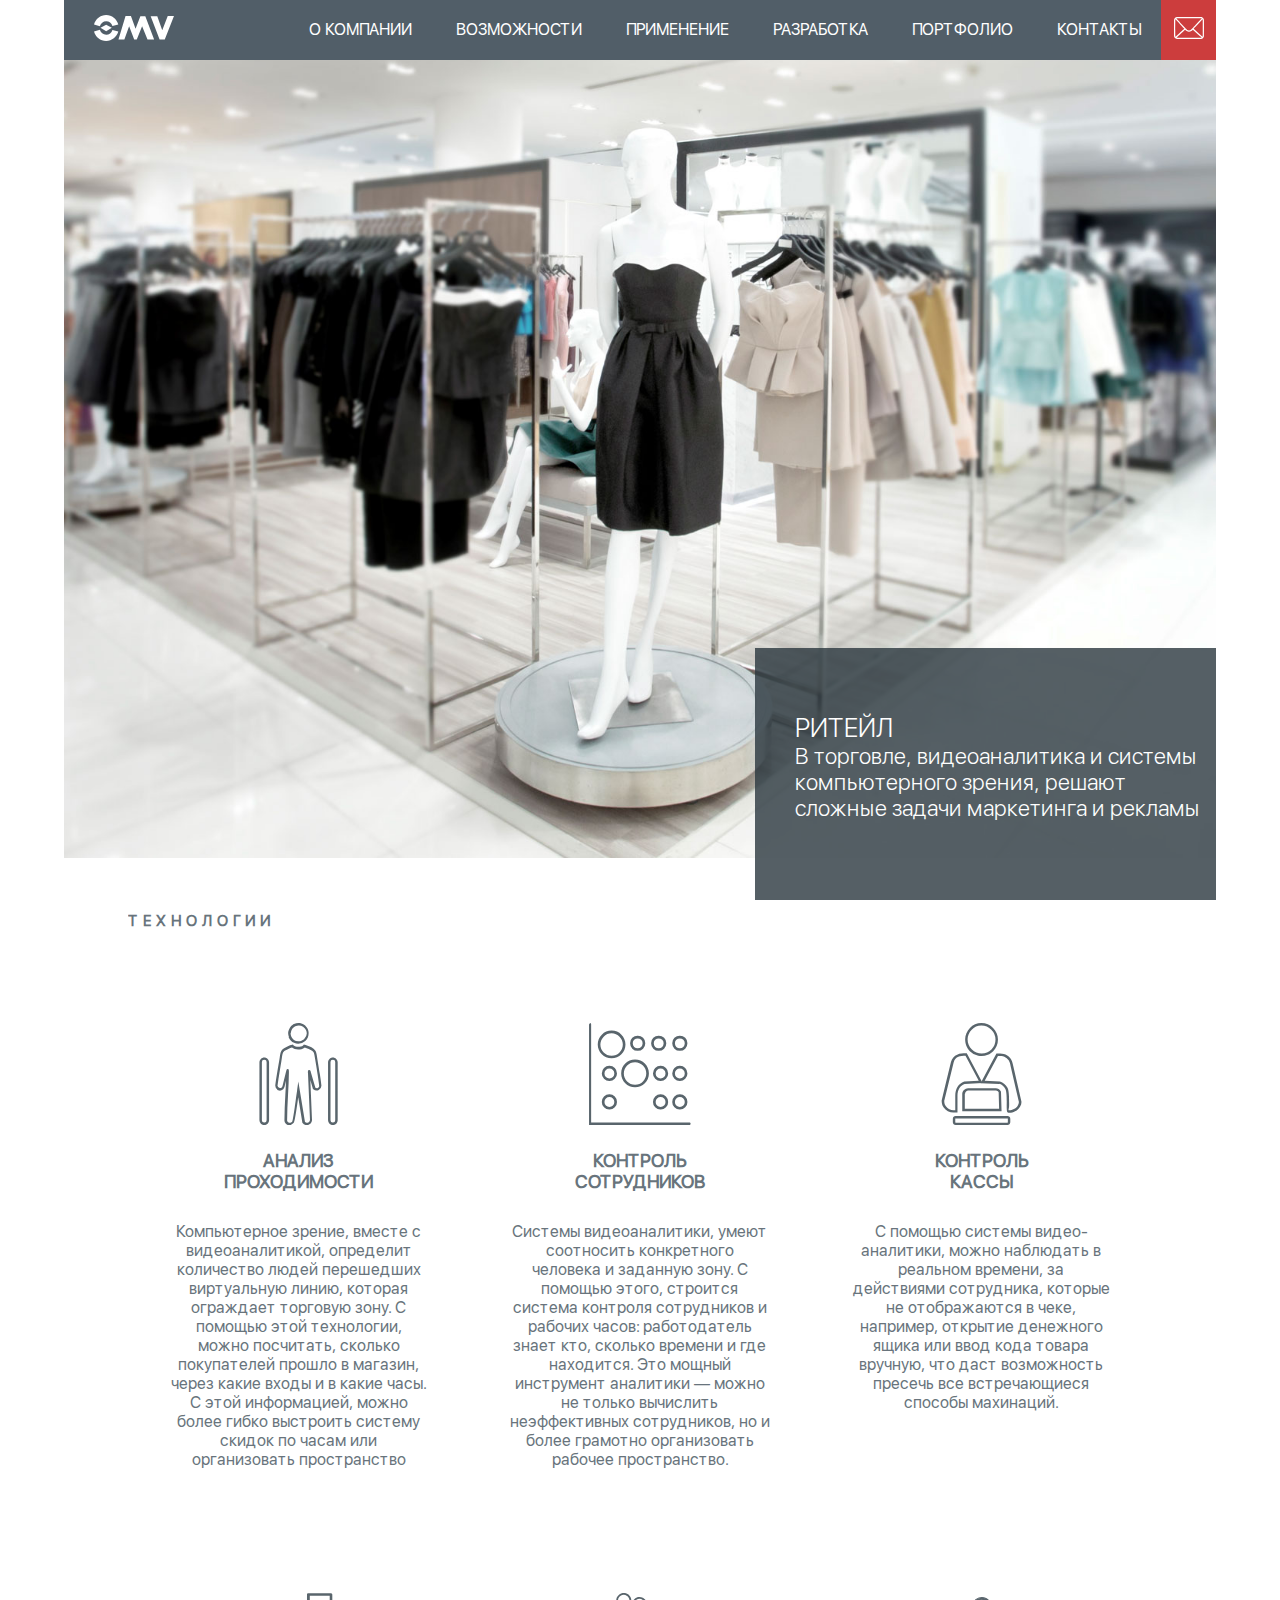
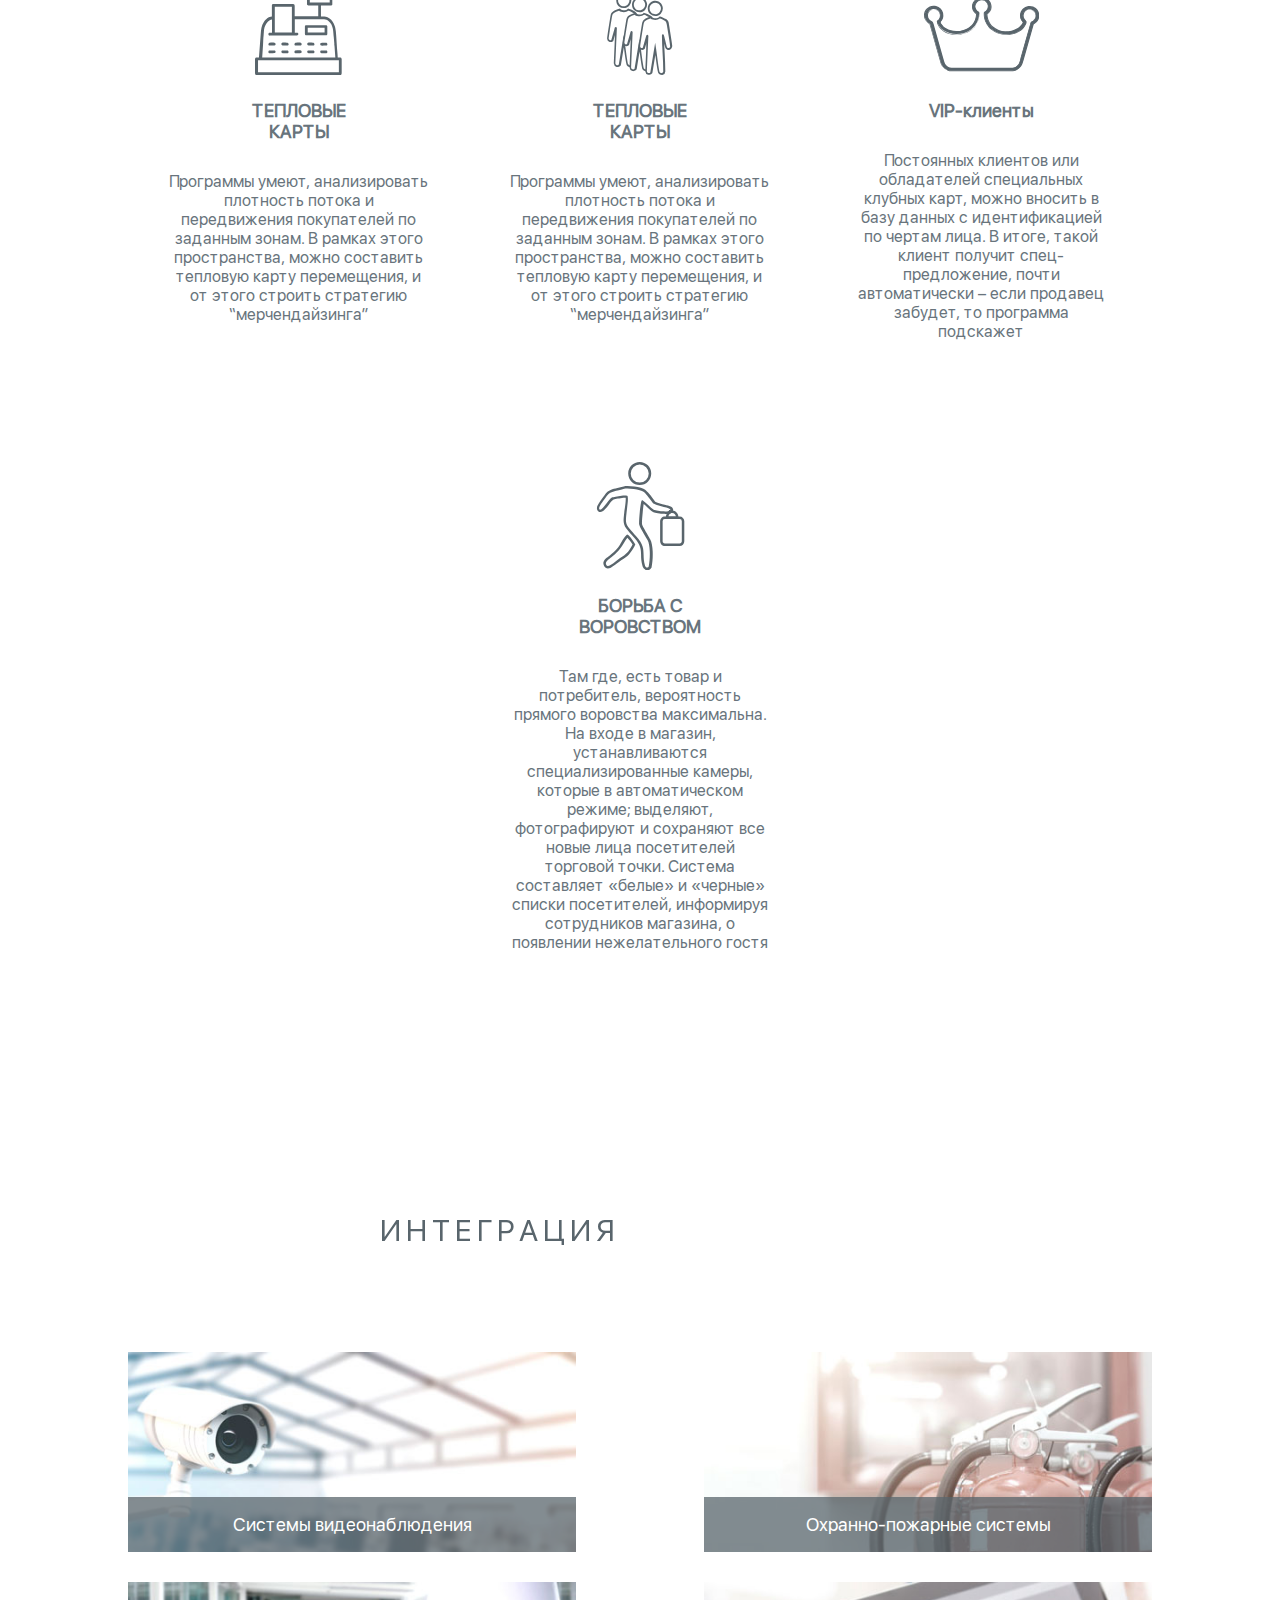
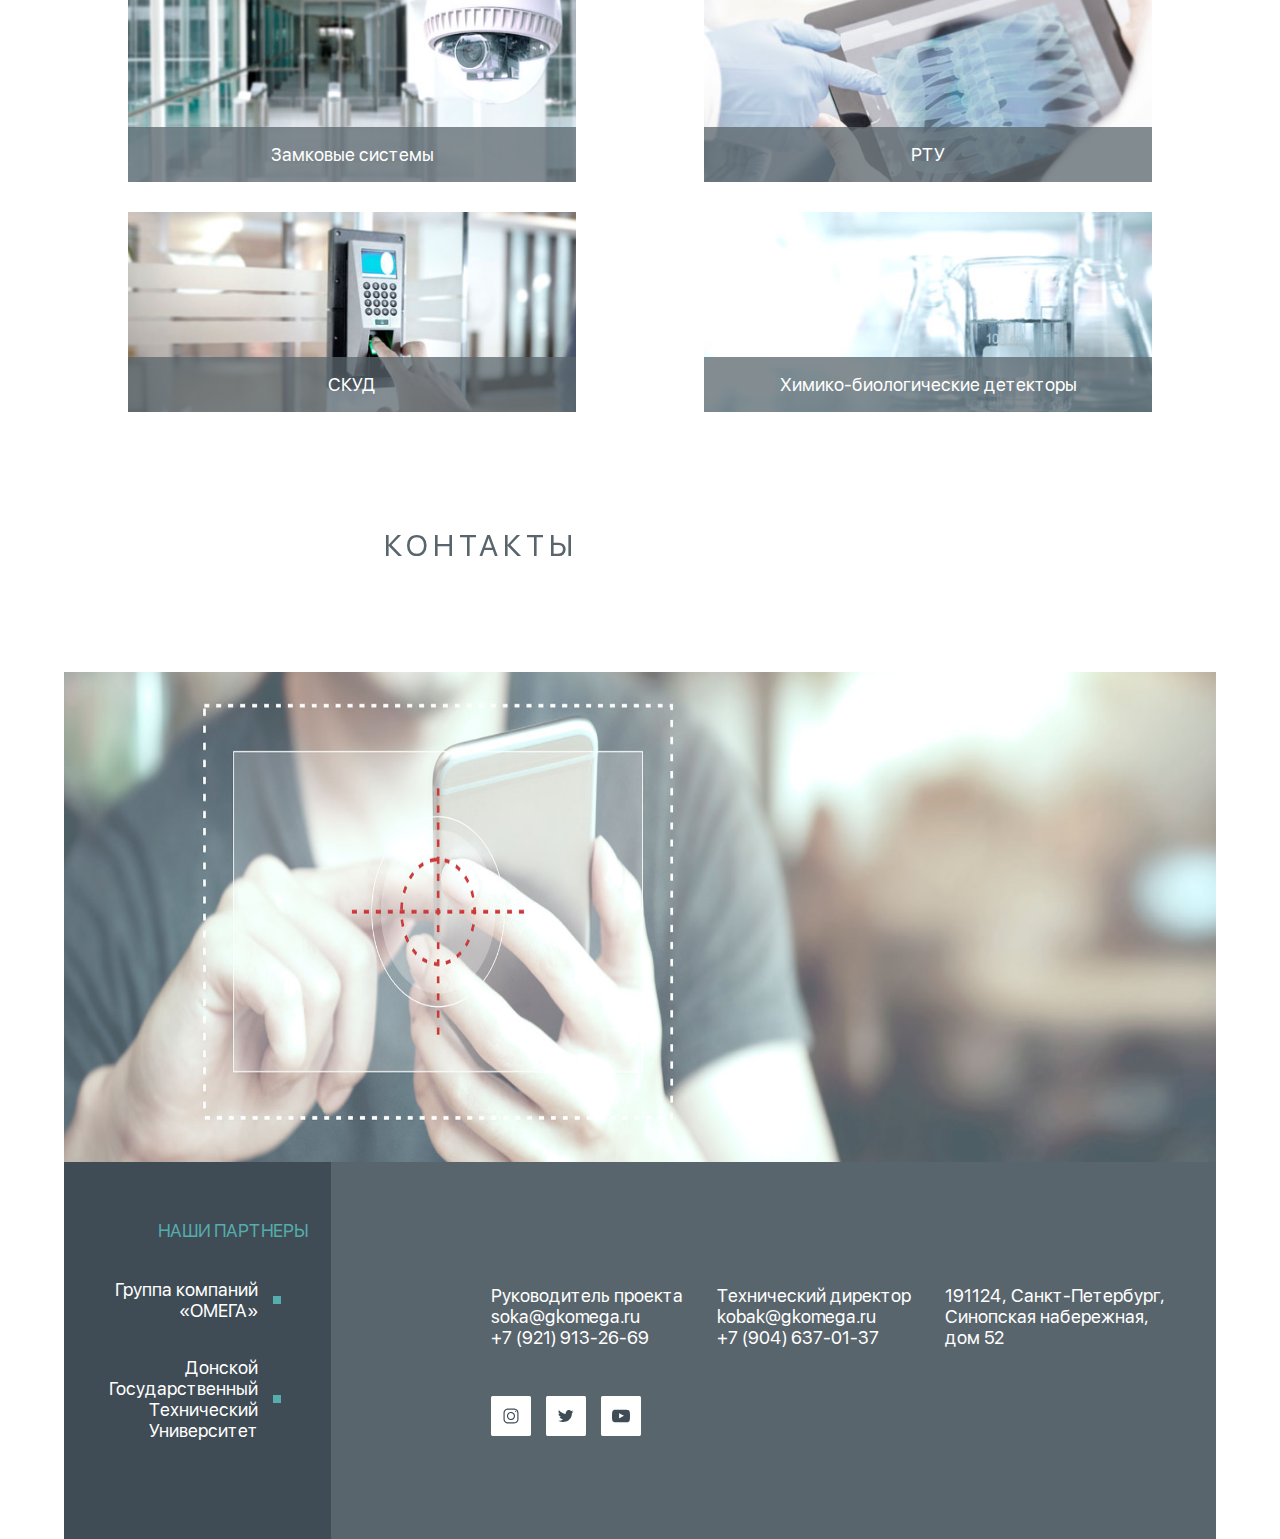
<file: usage-retail.html>
<!doctype html>
<html lang="ru">
<head>
    <meta charset="UTF-8">
    <meta name="viewport"
          content="width=device-width, user-scalable=no, initial-scale=1.0, maximum-scale=1.0, minimum-scale=1.0">
    <meta http-equiv="X-UA-Compatible" content="ie=edge">
    <title>Использование</title>
    <link rel="stylesheet" href="./assets/css/main.css">
</head>
<body">
<header class="header-mobile">
    <div class="logo-part">
        <a class="menu-btn">
            <span></span>
        </a>
        <a class="logo-wrapper" href="./index.html">
            <img class="logo-part__logo" src="./assets/images/logo.svg" alt="">
        </a >
        <div class="modal-menu">
            <ul class="main-list">
                <li><a href="./about-company.html">О КОМПАНИИ</a></li>
                <li class="first-sub-list-opener"><a>ВОЗМОЖНОСТИ</a></li>
                <ul class="sub-list sub-list1">
                    <li><a href="possibilities.html">Технологии</a></li>
                    <li><a href="possibilities.html">Преимущества</a></li>
                </ul>
                <li class="second-sub-list-opener"><a>ПРИМЕНЕНИЕ</a></li>
                <ul class="sub-list sub-list2">
                    <li><a href="./usage-prom-and-building.html">Промышленность и строительство</a></li>
                    <li><a href="./usage-safety.html">Общественная безопасность и аналитика</a></li>
                    <li><a href="./usage-educational-houses.html">Учебные заведения</a></li>
                    <li><a href="./usage-events.html">Мероприятия</a></li>
                    <li><a href="./usage-hotels.html">Гостиничный бизнес</a></li>
                    <li><a href="./usage-smart-house.html">Умный дом</a></li>
                    <li><a href="./usage-buisness.html">Бизнес и персонал</a></li>
                    <li><a href="./usage-smart-city.html">Умный город</a></li>
                    <li><a href="./usage-retail.html">Ритейл</a></li>
                </ul>
                <li><a href="development.html">РАЗРАБОТКА</a></li>
                <li><a href="portfolio.html">ПОРТФОЛИО</a></li>
                <li><a href="#contacts">КОНТАКТЫ</a></li>
            </ul>
        </div>
    </div>
    <div class="mail-part">
        <a href="#" class="js-open-modal" data-modal="1">   <img src="./assets/images/envelope.svg" alt=""></a>
    </div>
</header>

<header class="header-desktop">
    <div class="logo-part">
        <a href="index.html"><img src="./assets/images/logo.svg" alt=""></a>
    </div>
    <div class="empty-place">

    </div>

    <div class="links-part">
        <div class="mail-part">
            <a href="#" class="js-open-modal" data-modal="1">   <img src="./assets/images/envelope.svg" alt=""></a>
        </div>
        <ul>
            <li><a class="active-link" href="./about-company.html">О КОМПАНИИ</a></li>
            <li class="link2"><a class="active-link " href="./possibilities.html">ВОЗМОЖНОСТИ</a>
                <div class="sub-link sub-link1">
                    <a href="./possibilities.html">Технологии</a>
                    <a href="./possibilities.html">Разработки</a>
                </div>
            </li>
            <li class="link3"><a class="active-link" style="cursor: default" href="#">ПРИМЕНЕНИЕ</a>
                <div class="sub-link sub-link2">
                    <a href="./usage-prom-and-building.html">Промышленность и строительство</a>
                    <a href="./usage-safety.html">Общественная безопасность <br> и аналитика</a>
                    <a href="./usage-educational-houses.html">Учебные заведения</a>
                    <a href="./usage-events.html">Мероприятия</a>
                    <a href="./usage-hotels.html">Гостиницы, отели, хостелы</a>
                    <a href="./usage-smart-house.html">Умный дом</a>
                    <a href="./usage-buisness.html">Бизнес и персонал</a>
                    <a href="./usage-smart-city.html">Умный город</a>
                    <a href="./usage-retail.html">Ритейл</a>
                </div>
            </li>
            <li class="link4"><a class="active-link" href="./development.html">РАЗРАБОТКА</a>
                <div class="sub-link sub-link3">
                    <a href="./development.html">Собственные разработки</a>
                    <a href="./development.html">R&D</a>
                </div>
            </li>
            <li class="link5"><a class="active-link" href="./portfolio.html">ПОРТФОЛИО</a>
                <div class="sub-link sub-link4">
                    <a href="./portfolio.html">Видеоролики</a>
                    <a href="./portfolio.html">Наши заказчики</a>
                    <a href="./portfolio.html">Дополнительные <br> материалы</a>
                </div>
            </li>
            <li><a class="active-link"  href="#contacts">КОНТАКТЫ</a></li>
        </ul>
    </div>
</header>


<div class="section-main-possibilities">
    <img class="cars" src="./assets/images/usage9.jpg" alt="">
    <div class="short-desc">
        <div class="paragraph">
            <p><span>РИТЕЙЛ</span><br>В торговле, видеоаналитика и системы компьютерного зрения, решают сложные задачи
                маркетинга и рекламы
            </p>
        </div>
    </div>
</div>


<div class="section-building-features">
    <div class="container">
        <div class="head-container">
            <img class="head-container__dotts m-head-container__dotts mobile-only " src="./assets/images/dotts.svg" alt="">
            <img class="head-container__dotts d-head-container__dotts" src="./assets/images/Точки.svg" alt="">
            <h2>ТЕХНОЛОГИИ</h2>
            <img class="head-container__dotts m-head-container__dotts mobile-only " src="./assets/images/dotts.svg" alt="">
            <img class="head-container__dotts d-head-container__dotts " src="./assets/images/Точки.svg" alt="">
        </div>
        <div class="technology-container">
            <div class="technology">
                <img src="./assets/images/1r.svg" alt="">
                <p><span>АНАЛИЗ  <br> ПРОХОДИМОСТИ</span></p>
                <p class="paragraph">Компьютерное зрение, вместе с видеоаналитикой, определит количество людей
                    перешедших виртуальную линию, которая ограждает торговую зону. С помощью этой технологии, можно
                    посчитать, сколько покупателей прошло в магазин, через какие входы и в какие часы. С этой
                    информацией, можно более гибко выстроить систему скидок по часам или организовать пространство
                </p>
            </div>
            <div class="technology">
                <img src="./assets/images/2r.svg" alt="">
                <p><span>КОНТРОЛЬ <br> СОТРУДНИКОВ</span></p>
                <p class="paragraph">Системы видеоаналитики, умеют соотносить конкретного человека и заданную зону.
                    С помощью этого, строится система контроля сотрудников и рабочих часов: работодатель знает кто,
                    сколько времени и где находится. Это мощный инструмент аналитики — можно не только вычислить
                    неэффективных сотрудников, но и более грамотно организовать рабочее пространство.
                </p>
            </div>
            <div class="technology">
                <img src="./assets/images/3r.svg" alt="">
                <p><span>КОНТРОЛЬ <br>КАССЫ</span></p>
                <p class="paragraph">С помощью системы видео-аналитики, можно наблюдать в реальном времени, за
                    действиями сотрудника, которые не отображаются в чеке, например, открытие денежного ящика или ввод
                    кода товара вручную, что даст возможность пресечь все встречающиеся способы махинаций.</p>
            </div>
            <div class="technology">
                <img src="./assets/images/4r.svg" alt="">
                <p><span>ТЕПЛОВЫЕ <br> КАРТЫ</span></p>
                <p class="paragraph">Программы умеют, анализировать плотность потока и передвижения покупателей по
                    заданным зонам. В рамках этого пространства, можно составить тепловую карту перемещения, и от
                    этого строить стратегию “мерчендайзинга”</p>
            </div>
            <div class="technology">
                <img src="./assets/images/5r.svg" alt="">
                <p><span>ТЕПЛОВЫЕ <br>КАРТЫ</span></p>
                <p class="paragraph">Программы умеют, анализировать плотность потока и передвижения покупателей по
                    заданным зонам. В рамках этого пространства, можно составить тепловую карту перемещения, и от
                    этого строить стратегию “мерчендайзинга”
                </p>
            </div>
            <div class="technology">
                <img src="./assets/images/6r.svg" alt="">
                <p><span>VIP-клиенты</span></p>
                <p class="paragraph">Постоянных клиентов или обладателей специальных клубных карт, можно вносить в базу
                    данных с идентификацией по чертам лица. В итоге, такой клиент получит спец-предложение,
                    почти автоматически – если продавец забудет, то программа подскажет</p>
            </div>
            <div class="technology">
                <img src="./assets/images/7r.svg" alt="">
                <p><span>БОРЬБА С<br> ВОРОВСТВОМ</span></p>
                <p class="paragraph">Там где, есть товар и потребитель, вероятность прямого воровства максимальна.
                    На входе в магазин, устанавливаются специализированные камеры, которые в автоматическом режиме;
                    выделяют, фотографируют и сохраняют все новые лица посетителей торговой точки. Система составляет
                    «белые» и «черные» списки посетителей, информируя сотрудников магазина, о появлении нежелательного
                    гостя</p>
            </div>
        </div>
    </div></div>









<div class="section-intagration">
    <h2 style="display: none;" class="h2-desktop h2Integration">ИНТЕГРАЦИЯ</h2>
    <div class="container">
        <div class="head-container">
            <img class="head-container__dotts m-head-container__dotts mobile-only " src="./assets/images/dotts.svg" alt="">
            <img class="head-container__dotts d-head-container__dotts " src="./assets/images/Точки.svg" alt="">
            <h2 class="mobile-only">ИНТЕГРАЦИЯ</h2>
            <img class="head-container__dotts m-head-container__dotts mobile-only " src="./assets/images/dotts.svg" alt="">
            <img class="head-container__dotts d-head-container__dotts " src="./assets/images/Точки.svg" alt="">
        </div>
        <div class="products-list">
            <div class="product product10">
                <div class="bar"><p>Системы видеонаблюдения</p></div>
            </div>
            <div class="product product11">
                <div class="bar"><p>Охранно-пожарные системы</p></div>
            </div>
            <div class="product product12">
                <div class="bar"><p>Замковые системы</p></div>
            </div>
            <div class="product product13">
                <div class="bar"><p>РТУ</p></div>
            </div>
            <div class="product product14">
                <div class="bar"><p>СКУД</p></div>
            </div>
            <div class="product product15">
                <div class="bar"><p>Химико-биологические детекторы</p></div>
            </div>
        </div>
    </div>
</div>



<div class="modal" data-modal="1">
    <div class="modalContent">
        <!--   Svg иконка для закрытия окна  -->
        <img src="./assets/images/cancel.svg" class="modal__cross js-modal-close">
        <p class="modal__name">Ваше имя<span>*</span></p>
        <input style="width: 85%;" type="text">
        <p class="modal__ink">Название организации</p>
        <input style="width: 85%" type="text">
        <p class="modal__ink">Ваша почта<span>*</span></p>
        <input style="width: 85%" type="tex">
        <p class="modal__tel">Контактный номер телефона</p>
        <input style="width: 85%" type="tel" name="tel"
               pattern="2[0-9]{3}-[0-9]{3}">
        <p class="text">Ваш вопрос<span>*</span></p>
        <input style="padding-bottom: 35px; width: 85%;" type="text">
        <p style="color:grey; opacity: 0.9;"><input type="checkbox" name="option1" value="a1" checked>- согласен на обработку моих персональных данных</p>
    </div>
    <button style="margin-top:15px;" class="sendButton">ОТПРАВИТЬ</button>
</div>
<div class="overlay js-overlay-modal"></div>

<div class="section-contacts" id="contacts">
    <div class="head-container">
        <img class="head-container__dotts m-head-container__dotts " src="./assets/images/dotts.svg" alt="">
        <img class="head-container__dotts d-head-container__dotts " src="./assets/images/Точки.svg" alt="">
        <h2 class="while-no-empty mobile-only">КОНТАКТЫ</h2>
        <img class="head-container__dotts m-head-container__dotts " src="./assets/images/dotts.svg" alt="">
        <img class="head-container__dotts d-head-container__dotts " src="./assets/images/Точки.svg" alt="">
    </div>
    <div class="basement">
        <h2 style="display: none" class="h2Contacts h2-desktop">КОНТАКТЫ</h2>
        <div class="image-part">
            <img class="mobile-only" src="./assets/images/footer-image.jpg" alt="">
            <img class="footerImgDesc" style="display: none" src="./assets/images/1con.jpg" alt="">
        </div>
        <div class="footer-part">



            <div class="left-part">
                <div class="contact">
                    <p>Руководитель проекта
                        <br>
                        <a href="">soka@gkomega.ru</a>
                        <br>
                        <a href="">+7 (921) 913-26-69</a>
                    </p>
                </div>
                <div class="contact">
                    <p>Технический директор
                        <br>
                        <a href="">kobak@gkomega.ru</a>
                        <br>
                        <a href="">+7 (904) 637-01-37</a>
                    </p>
                </div>
                <div class="contact">
                    <p>191124, Санкт-Петербург, <br> Синопская набережная, <br class="-display-block"> дом 52</p>
                </div>
                <div class="social-networks-links">
                    <!-- <a href=""><img src="./assets/images/vk.svg" alt=""></a>-->
                    <a href=""><img src="./assets/images/instagram.svg" alt=""></a>
                    <a href=""><img src="./assets/images/twitter.svg" alt=""></a>
                    <a href=""><img src="./assets/images/youtube.svg" alt=""></a>
                </div>
            </div>
            <div class="right-part">
                <p class="green-sign">НАШИ ПАРТНЕРЫ</p>
                <div class="green-square-wrapper">
                    <div class="green-square"></div>
                    <p>Группа компаний <br> «ОМЕГА» </p>
                </div>
                <div class="green-square-wrapper">
                    <div class="green-square"></div>
                    <p>Донской <br> Государственный <br> Технический<br> Университет</p>
                </div>
            </div>
        </div>
    </div>
</div>


<script>
    /*function usageEmpty() {
        if (document.documentElement.scrollTop > document.getElementsByClassName('section-building-features')[0].offsetTop - 170) {
            document.getElementsByClassName('empty-place')[0].innerHTML = '<p>ТЕХНОЛОГИИ</p>';
        }
        if (document.documentElement.scrollTop < document.getElementsByClassName('section-building-features')[0].offsetTop -170 ) {
            document.getElementsByClassName('empty-place')[0].innerHTML = '<p></p>';
        }
        if (document.documentElement.scrollTop > document.getElementsByClassName('section-intagration')[0].offsetTop - 150 ) {
            document.getElementsByClassName('empty-place')[0].innerHTML = '<p>ИНТЕГРАЦИЯ</p>';
        }
        if (document.documentElement.scrollTop > document.getElementsByClassName('section-contacts')[0].offsetTop - 110) {
            document.getElementsByClassName('empty-place')[0].innerHTML = '<p>КОНТАКТЫ</p>';
        }

    }*/
</script>
<script
        src="https://code.jquery.com/jquery-3.4.1.min.js"
        integrity="sha256-CSXorXvZcTkaix6Yvo6HppcZGetbYMGWSFlBw8HfCJo="
        crossorigin="anonymous"></script>
<script src="./assets/scripts/modal.js"></script>
<script src="./assets/scripts/script.js"></script>
</header>
</body>
</html>
</file>
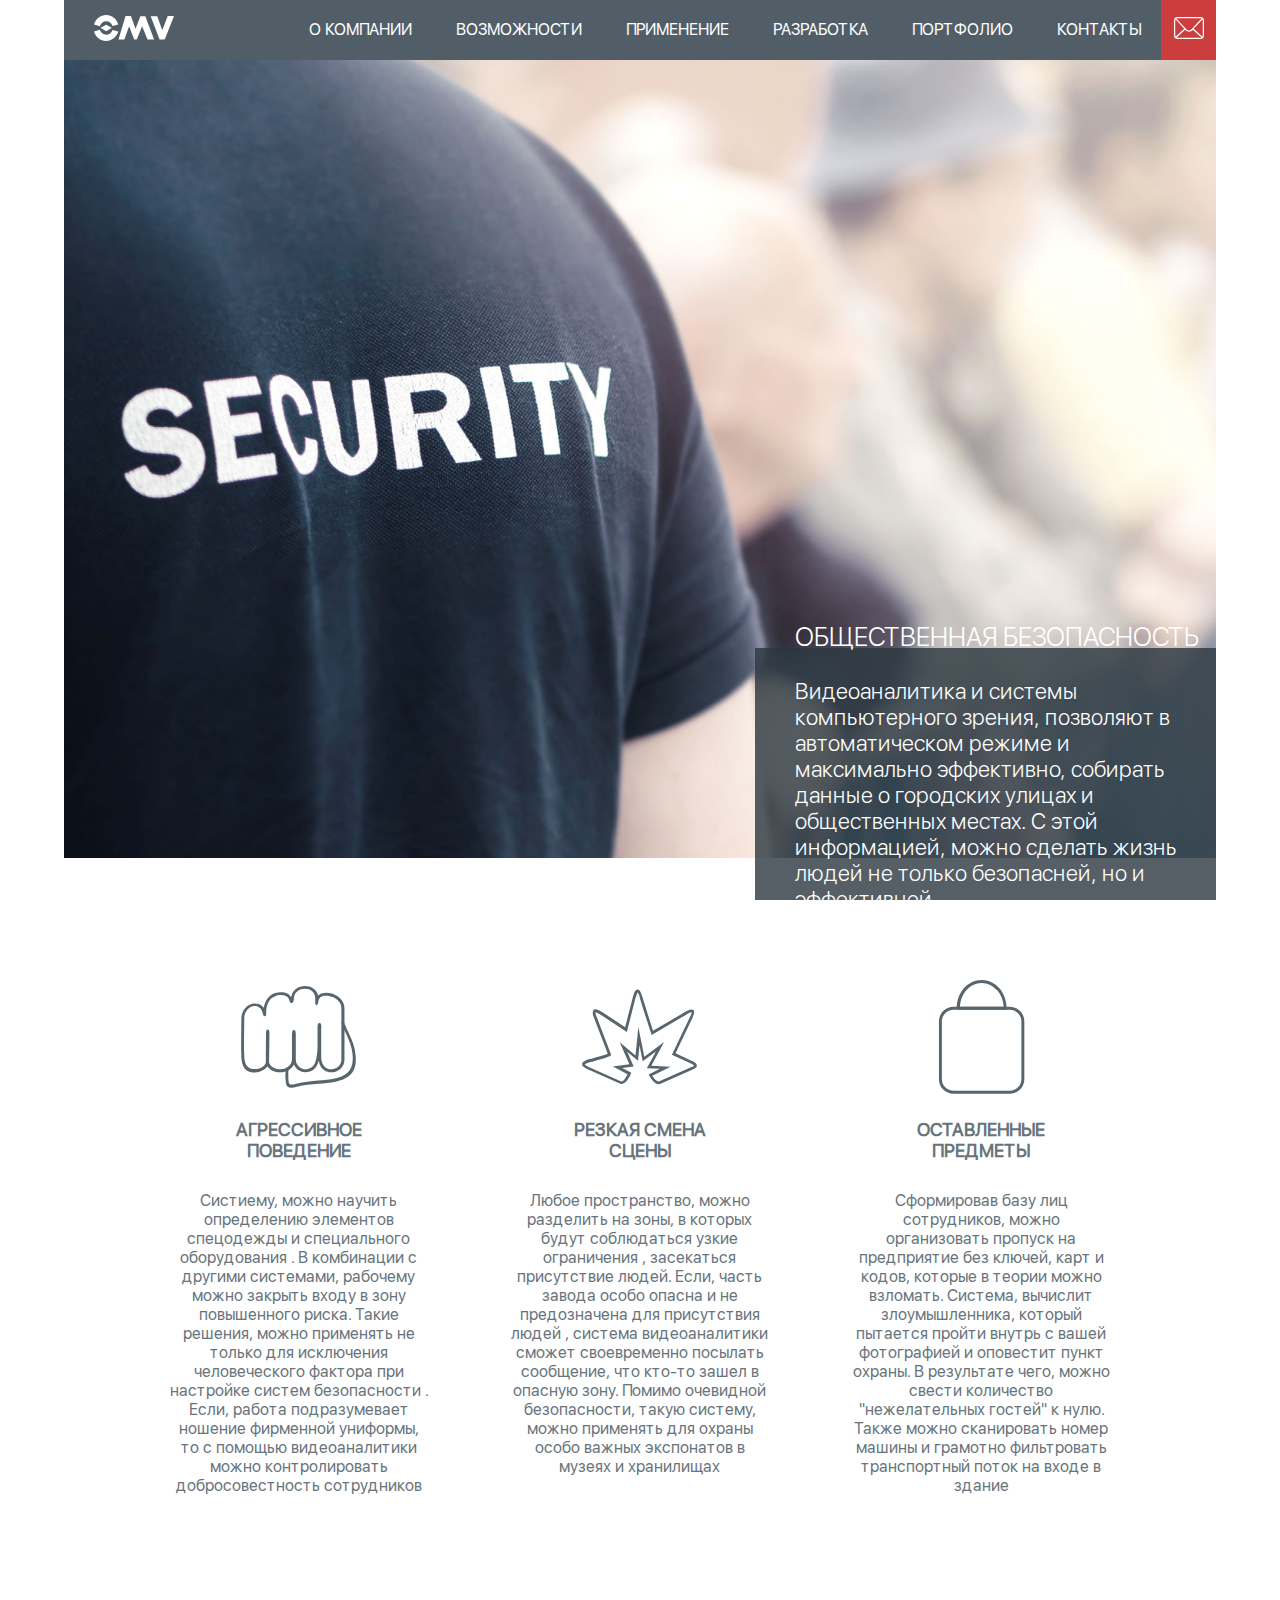
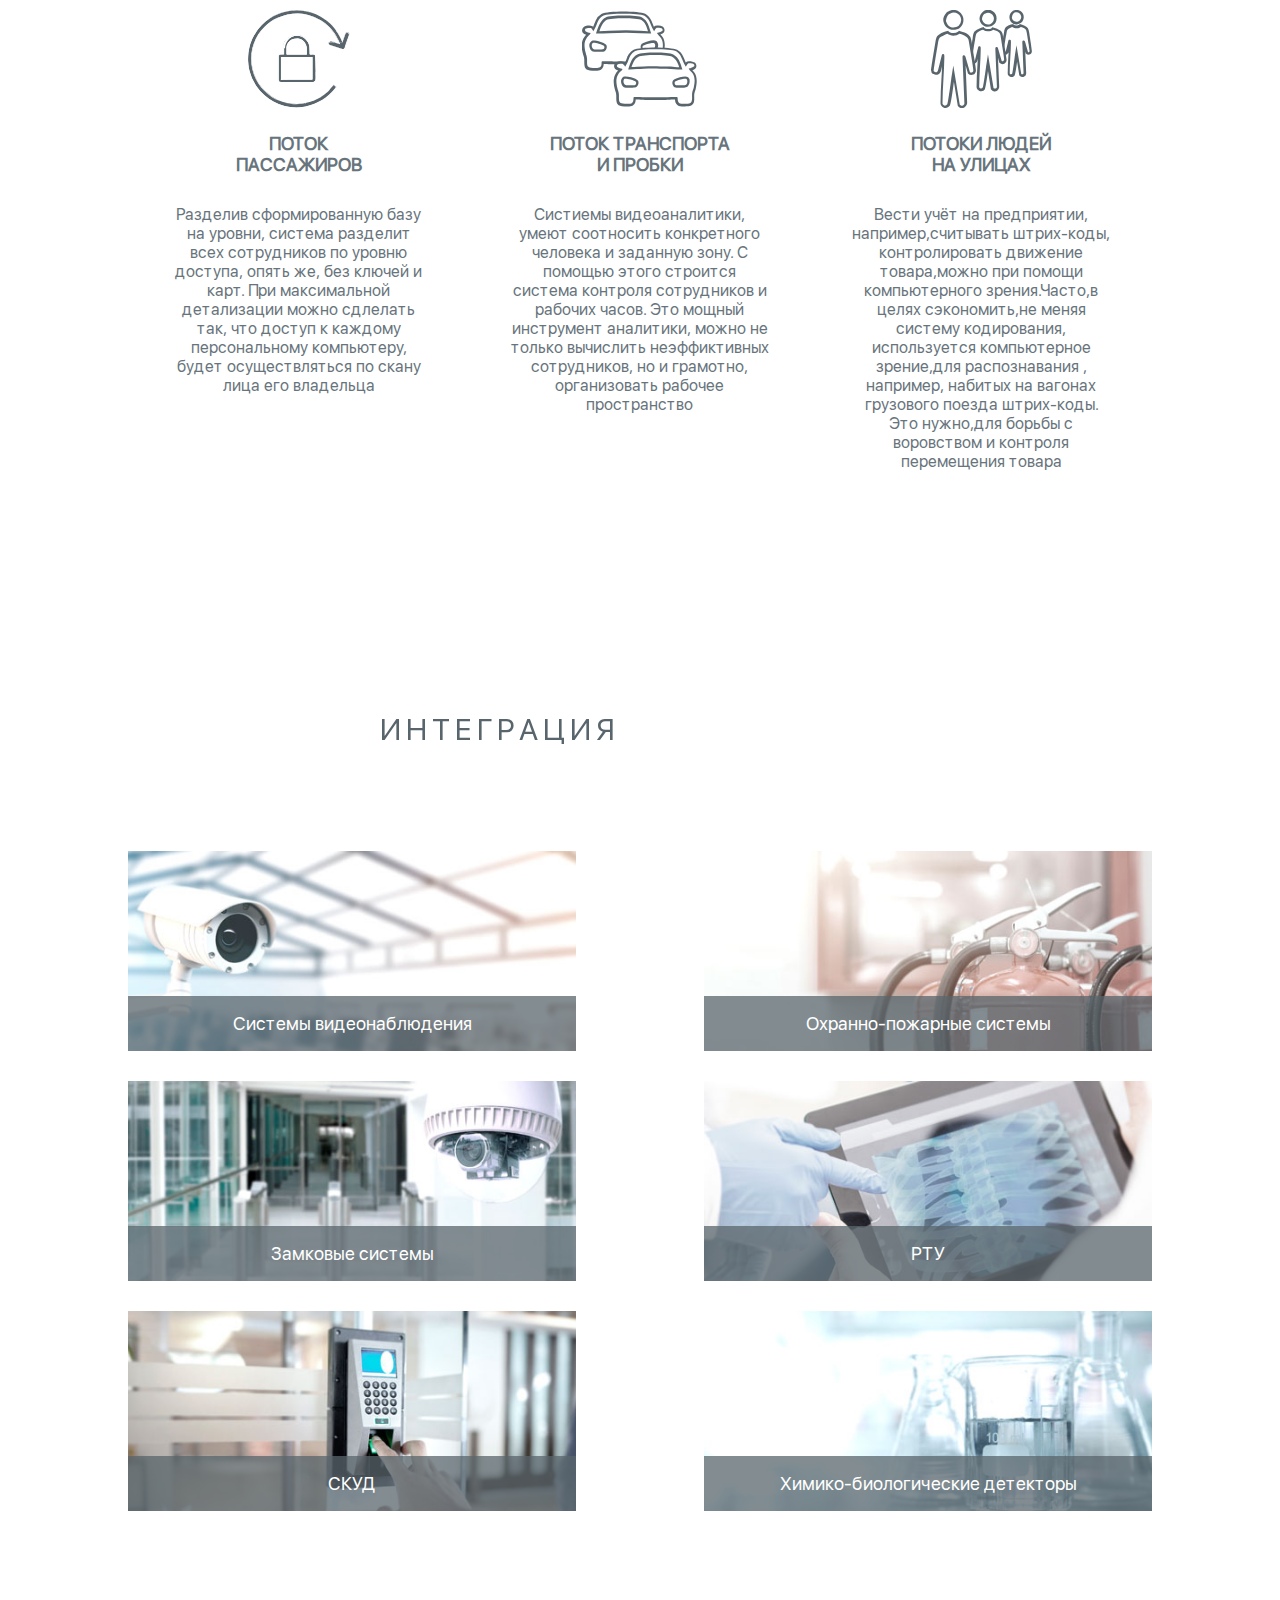
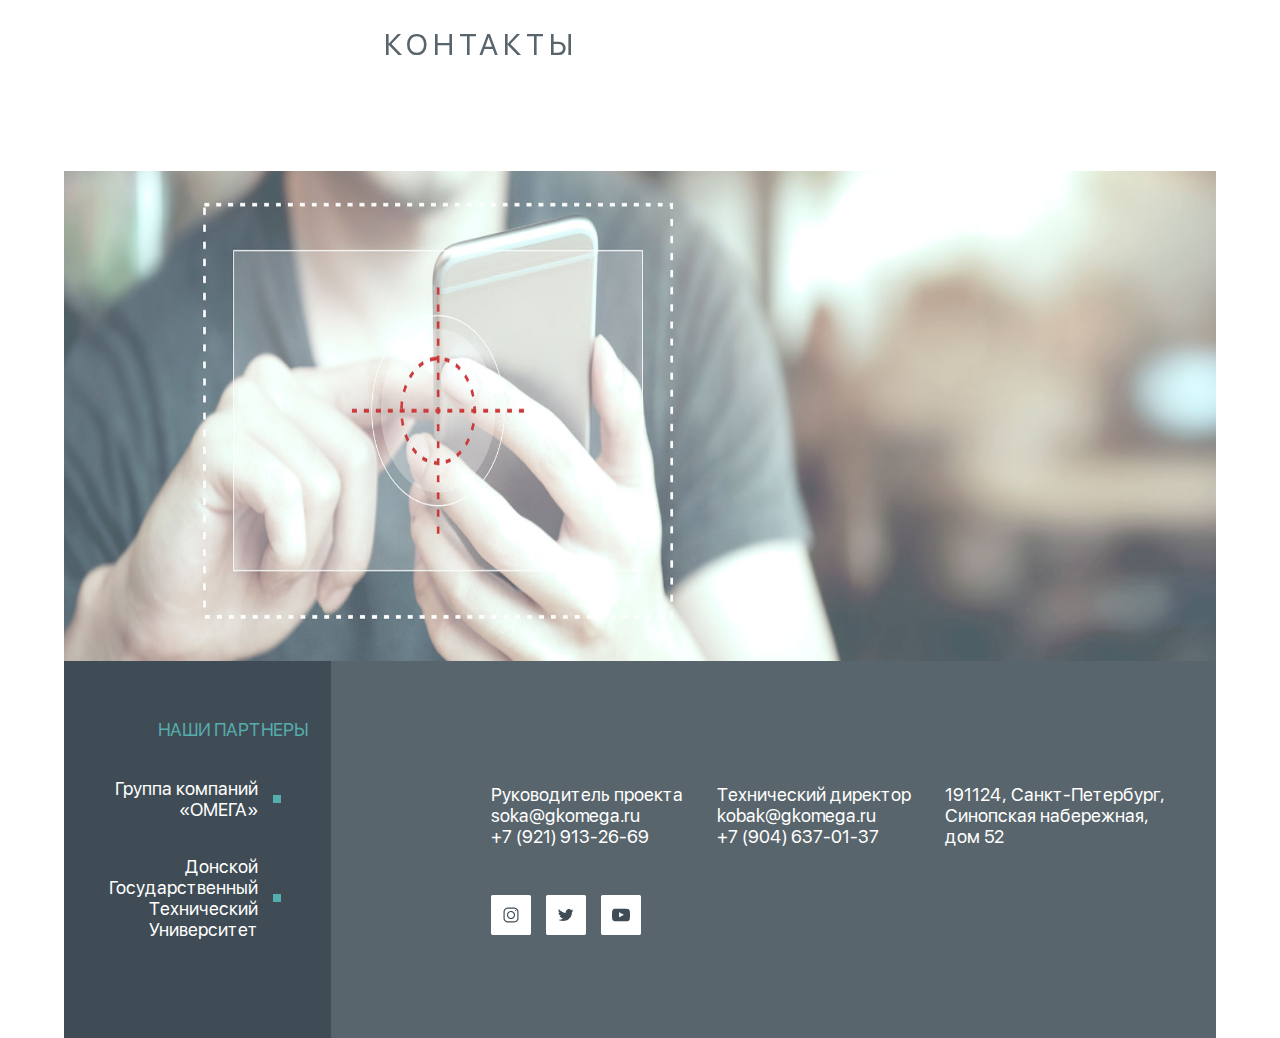
<file: usage-safety.html>
<!doctype html>
<html lang="ru">
<head>
    <meta charset="UTF-8">
    <meta name="viewport"
          content="width=device-width, user-scalable=no, initial-scale=1.0, maximum-scale=1.0, minimum-scale=1.0">
    <meta http-equiv="X-UA-Compatible" content="ie=edge">
    <title>Использование</title>
    <link rel="stylesheet" href="./assets/css/main.css">
</head>
<body>

<header class="header-mobile">
    <div class="logo-part">
        <a class="menu-btn">
            <span></span>
        </a>
        <a class="logo-wrapper" href="./index.html">
            <img class="logo-part__logo" src="./assets/images/logo.svg" alt="">
        </a >
        <div class="modal-menu">
            <ul class="main-list">
                <li><a href="./about-company.html">О КОМПАНИИ</a></li>
                <li class="first-sub-list-opener"><a>ВОЗМОЖНОСТИ</a></li>
                <ul class="sub-list sub-list1">
                    <li><a href="possibilities.html">Технологии</a></li>
                    <li><a href="possibilities.html">Преимущества</a></li>
                </ul>
                <li class="second-sub-list-opener"><a>ПРИМЕНЕНИЕ</a></li>
                <ul class="sub-list sub-list2">
                    <li><a href="./usage-prom-and-building.html">Промышленность и строительство</a></li>
                    <li><a href="./usage-safety.html">Общественная безопасность и аналитика</a></li>
                    <li><a href="./usage-educational-houses.html">Учебные заведения</a></li>
                    <li><a href="./usage-events.html">Мероприятия</a></li>
                    <li><a href="./usage-hotels.html">Гостиничный бизнес</a></li>
                    <li><a href="./usage-smart-house.html">Умный дом</a></li>
                    <li><a href="./usage-buisness.html">Бизнес и персонал</a></li>
                    <li><a href="./usage-smart-city.html">Умный город</a></li>
                    <li><a href="./usage-retail.html">Ритейл</a></li>
                </ul>
                <li><a href="development.html">РАЗРАБОТКА</a></li>
                <li><a href="portfolio.html">ПОРТФОЛИО</a></li>
                <li><a href="#contacts">КОНТАКТЫ</a></li>
            </ul>
        </div>
    </div>
    <div class="mail-part">
        <a href="#" class="js-open-modal" data-modal="1">   <img src="./assets/images/envelope.svg" alt=""></a>
    </div>
</header>

<header class="header-desktop">
    <div class="logo-part">
        <a href="index.html"><img src="./assets/images/logo.svg" alt=""></a>
    </div>
    <div class="empty-place">

    </div>

    <div class="links-part">
        <div class="mail-part">
            <a href="#" class="js-open-modal" data-modal="1">   <img src="./assets/images/envelope.svg" alt=""></a>
        </div>
        <ul>
            <li><a class="active-link" href="./about-company.html">О КОМПАНИИ</a></li>
            <li class="link2"><a class="active-link " href="./possibilities.html">ВОЗМОЖНОСТИ</a>
                <div class="sub-link sub-link1">
                    <a href="./possibilities.html">Технологии</a>
                    <a href="./possibilities.html">Разработки</a>
                </div>
            </li>
            <li class="link3"><a class="active-link" style="cursor: default" href="#">ПРИМЕНЕНИЕ</a>
                <div class="sub-link sub-link2">
                    <a href="./usage-prom-and-building.html">Промышленность и строительство</a>
                    <a href="./usage-safety.html">Общественная безопасность <br> и аналитика</a>
                    <a href="./usage-educational-houses.html">Учебные заведения</a>
                    <a href="./usage-events.html">Мероприятия</a>
                    <a href="./usage-hotels.html">Гостиницы, отели, хостелы</a>
                    <a href="./usage-smart-house.html">Умный дом</a>
                    <a href="./usage-buisness.html">Бизнес и персонал</a>
                    <a href="./usage-smart-city.html">Умный город</a>
                    <a href="./usage-retail.html">Ритейл</a>
                </div>
            </li>
            <li class="link4"><a class="active-link" href="./development.html">РАЗРАБОТКА</a>
                <div class="sub-link sub-link3">
                    <a href="./development.html">Собственные разработки</a>
                    <a href="./development.html">R&D</a>
                </div>
            </li>
            <li class="link5"><a class="active-link" href="./portfolio.html">ПОРТФОЛИО</a>
                <div class="sub-link sub-link4">
                    <a href="./portfolio.html">Видеоролики</a>
                    <a href="./portfolio.html">Наши заказчики</a>
                    <a href="./portfolio.html">Дополнительные <br> материалы</a>
                </div>
            </li>
            <li><a class="active-link"  href="#contacts">КОНТАКТЫ</a></li>
        </ul>
    </div>
</header>


<div class="section-main-possibilities">
    <img class="cars" src="./assets/images/usage2.jpg" alt="">
    <div class="short-desc">
        <div class="paragraph">
            <p><span>ОБЩЕСТВЕННАЯ БЕЗОПАСНОСТЬ</span><br>&nbsp; <br>Видеоаналитика и системы компьютерного зрения,
                позволяют в автоматическом режиме и максимально эффективно, собирать данные о городских улицах и
                общественных местах. С этой информацией, можно сделать жизнь людей не только безопасней, но и
                эффективней
            </p>
        </div>
    </div>
</div>


<div class="section-building-features">
    <div class="container">
        <div class="head-container">
            <img class="head-container__dotts m-head-container__dotts mobile-only " src="./assets/images/dotts.svg" alt="">
            <img class="head-container__dotts d-head-container__dotts " src="./assets/images/Точки.svg" alt="">
            <h2 class="mobile-only">ТЕХНОЛОГИИ</h2>
            <img class="head-container__dotts m-head-container__dotts mobile-only " src="./assets/images/dotts.svg" alt="">
            <img class="head-container__dotts d-head-container__dotts" src="./assets/images/Точки.svg" alt="">
        </div>
        <div class="technology-container">
            <div class="technology">
                <img src="./assets/images/1s.svg" alt="">
                <p><span>АГРЕССИВНОЕ  <br>ПОВЕДЕНИЕ</span></p>
                <p class="paragraph">Систиему, можно научить определению элементов спецодежды и специального оборудования
                    . В комбинации с другими системами, рабочему можно закрыть входу в зону повышенного риска. Такие
                    решения, можно применять не только для исключения человеческого фактора при настройке систем безопасности
                    . Если, работа подразумевает ношение фирменной униформы, то с помощью видеоаналитики можно контролировать
                    добросовестность сотрудников
                </p>
            </div>
            <div class="technology">
                <img src="./assets/images/2s.svg" alt="">
                <p><span>РЕЗКАЯ СМЕНА <br> СЦЕНЫ</span></p>
                <p class="paragraph">Любое пространство, можно разделить на зоны, в которых будут соблюдаться узкие ограничения
                    , засекаться присутствие людей. Если, часть завода особо опасна и не предозначена для присутствия людей
                    , система видеоаналитики сможет своевременно посылать сообщение, что кто-то зашел в опасную зону. Помимо
                    очевидной безопасности, такую систему, можно применять для охраны особо важных экспонатов в музеях и
                    хранилищах
                </p>
            </div>
            <div class="technology">
                <img src="./assets/images/3s.svg" alt="">
                <p><span>ОСТАВЛЕННЫЕ  <br> ПРЕДМЕТЫ</span></p>
                <p class="paragraph">Сформировав базу лиц сотрудников, можно организовать пропуск на предприятие
                    без ключей, карт и кодов, которые в теории можно взломать. Система, вычислит злоумышленника, который пытается
                    пройти внутрь с вашей фотографией и оповестит пункт охраны. В результате чего, можно свести количество
                    "нежелательных гостей" к нулю. Также можно сканировать номер машины и грамотно фильтровать
                    транспортный поток на входе в здание</p>
            </div>
            <div class="technology">
                <img src="./assets/images/4s.svg" alt="">
                <p><span>ПОТОК <br> ПАССАЖИРОВ</span></p>
                <p class="paragraph">Разделив сформированную базу на уровни, система разделит всех сотрудников по
                    уровню доступа, опять же, без ключей и карт. При максимальной детализации можно сдлелать так, что доступ
                    к каждому персональному компьютеру, будет осуществляться по скану лица его владельца</p>
            </div>
            <div class="technology">
                <img src="./assets/images/5s.svg" alt="">
                <p><span>ПОТОК ТРАНСПОРТА<br> И ПРОБКИ</span></p>
                <p class="paragraph">Систиемы видеоаналитики, умеют соотносить конкретного человека
                    и заданную зону. С помощью этого строится система контроля сотрудников и рабочих часов. Это мощный
                    инструмент аналитики, можно не только вычислить неэффиктивных сотрудников, но и грамотно, организовать
                    рабочее пространство</p>
            </div>
            <div class="technology">
                <img src="./assets/images/6s.svg" alt="">
                <p><span>ПОТОКИ ЛЮДЕЙ <br> НА УЛИЦАХ</span></p>
                <p class="paragraph">Вести учёт на предприятии, например,считывать штрих-коды, контролировать движение
                    товара,можно при помощи компьютерного зрения.Часто,в целях сэкономить,не меняя систему кодирования,
                    используется компьютерное зрение,для распознавания , например, набитых на вагонах грузового поезда
                    штрих-коды. Это нужно,для борьбы с воровством и контроля перемещения товара</p>
            </div>
        </div>
    </div>
</div>








<div class="section-intagration">
    <h2 style="display: none;" class="h2-desktop h2Integration">ИНТЕГРАЦИЯ</h2>
    <div class="container">
        <div class="head-container">
            <img class="head-container__dotts m-head-container__dotts mobile-only " src="./assets/images/dotts.svg" alt="">
            <img class="head-container__dotts d-head-container__dotts " src="./assets/images/Точки.svg" alt="">
            <h2 class="mobile-only">ИНТЕГРАЦИЯ</h2>
            <img class="head-container__dotts m-head-container__dotts mobile-only " src="./assets/images/dotts.svg" alt="">
            <img class="head-container__dotts d-head-container__dotts " src="./assets/images/Точки.svg" alt="">
        </div>
        <div class="products-list">
            <div class="product product10">
                <div class="bar"><p>Системы видеонаблюдения</p></div>
            </div>
            <div class="product product11">
                <div class="bar"><p>Охранно-пожарные системы</p></div>
            </div>
            <div class="product product12">
                <div class="bar"><p>Замковые системы</p></div>
            </div>
            <div class="product product13">
                <div class="bar"><p>РТУ</p></div>
            </div>
            <div class="product product14">
                <div class="bar"><p>СКУД</p></div>
            </div>
            <div class="product product15">
                <div class="bar"><p>Химико-биологические детекторы</p></div>
            </div>
        </div>
    </div>
</div>


<div class="modal" data-modal="1">
    <div class="modalContent">
        <!--   Svg иконка для закрытия окна  -->
        <img src="./assets/images/cancel.svg" class="modal__cross js-modal-close">
        <p class="modal__name">Ваше имя<span>*</span></p>
        <input style="width: 85%;" type="text">
        <p class="modal__ink">Название организации</p>
        <input style="width: 85%" type="text">
        <p class="modal__ink">Ваша почта<span>*</span></p>
        <input style="width: 85%" type="tex">
        <p class="modal__tel">Контактный номер телефона</p>
        <input style="width: 85%" type="tel" name="tel"
               pattern="2[0-9]{3}-[0-9]{3}">
        <p class="text">Ваш вопрос<span>*</span></p>
        <input style="padding-bottom: 35px; width: 85%;" type="text">
        <p style="color:grey; opacity: 0.9;"><input type="checkbox" name="option1" value="a1" checked>- согласен на обработку моих персональных данных</p>
    </div>
    <button style="margin-top:15px;" class="sendButton">ОТПРАВИТЬ</button>
</div>

<div class="overlay js-overlay-modal"></div>

<div class="section-contacts" id="contacts">
    <div class="head-container">
        <img class="head-container__dotts m-head-container__dotts " src="./assets/images/dotts.svg" alt="">
        <img class="head-container__dotts d-head-container__dotts " src="./assets/images/Точки.svg" alt="">
        <h2 class="while-no-empty mobile-only">КОНТАКТЫ</h2>
        <img class="head-container__dotts m-head-container__dotts " src="./assets/images/dotts.svg" alt="">
        <img class="head-container__dotts d-head-container__dotts " src="./assets/images/Точки.svg" alt="">
    </div>
    <div class="basement">
        <h2 style="display: none" class="h2Contacts h2-desktop">КОНТАКТЫ</h2>
        <div class="image-part">
            <img class="mobile-only" src="./assets/images/footer-image.jpg" alt="">
            <img class="footerImgDesc" style="display: none" src="./assets/images/1con.jpg" alt="">
        </div>
        <div class="footer-part">



            <div class="left-part">
                <div class="contact">
                    <p>Руководитель проекта
                        <br>
                        <a href="">soka@gkomega.ru</a>
                        <br>
                        <a href="">+7 (921) 913-26-69</a>
                    </p>
                </div>
                <div class="contact">
                    <p>Технический директор
                        <br>
                        <a href="">kobak@gkomega.ru</a>
                        <br>
                        <a href="">+7 (904) 637-01-37</a>
                    </p>
                </div>
                <div class="contact">
                    <p>191124, Санкт-Петербург, <br> Синопская набережная, <br class="-display-block"> дом 52</p>
                </div>
                <div class="social-networks-links">
                    <!-- <a href=""><img src="./assets/images/vk.svg" alt=""></a>-->
                    <a href=""><img src="./assets/images/instagram.svg" alt=""></a>
                    <a href=""><img src="./assets/images/twitter.svg" alt=""></a>
                    <a href=""><img src="./assets/images/youtube.svg" alt=""></a>
                </div>
            </div>
            <div class="right-part">
                <p class="green-sign">НАШИ ПАРТНЕРЫ</p>
                <div class="green-square-wrapper">
                    <div class="green-square"></div>
                    <p>Группа компаний <br> «ОМЕГА» </p>
                </div>
                <div class="green-square-wrapper">
                    <div class="green-square"></div>
                    <p>Донской <br> Государственный <br> Технический<br> Университет</p>
                </div>
            </div>
        </div>
    </div>
</div>


<script>

</script>
<script
        src="https://code.jquery.com/jquery-3.4.1.min.js"
        integrity="sha256-CSXorXvZcTkaix6Yvo6HppcZGetbYMGWSFlBw8HfCJo="
        crossorigin="anonymous"></script>
<script src="./assets/scripts/modal.js"></script>
<script src="./assets/scripts/script.js"></script>
</header>
</body>
</html>
</file>
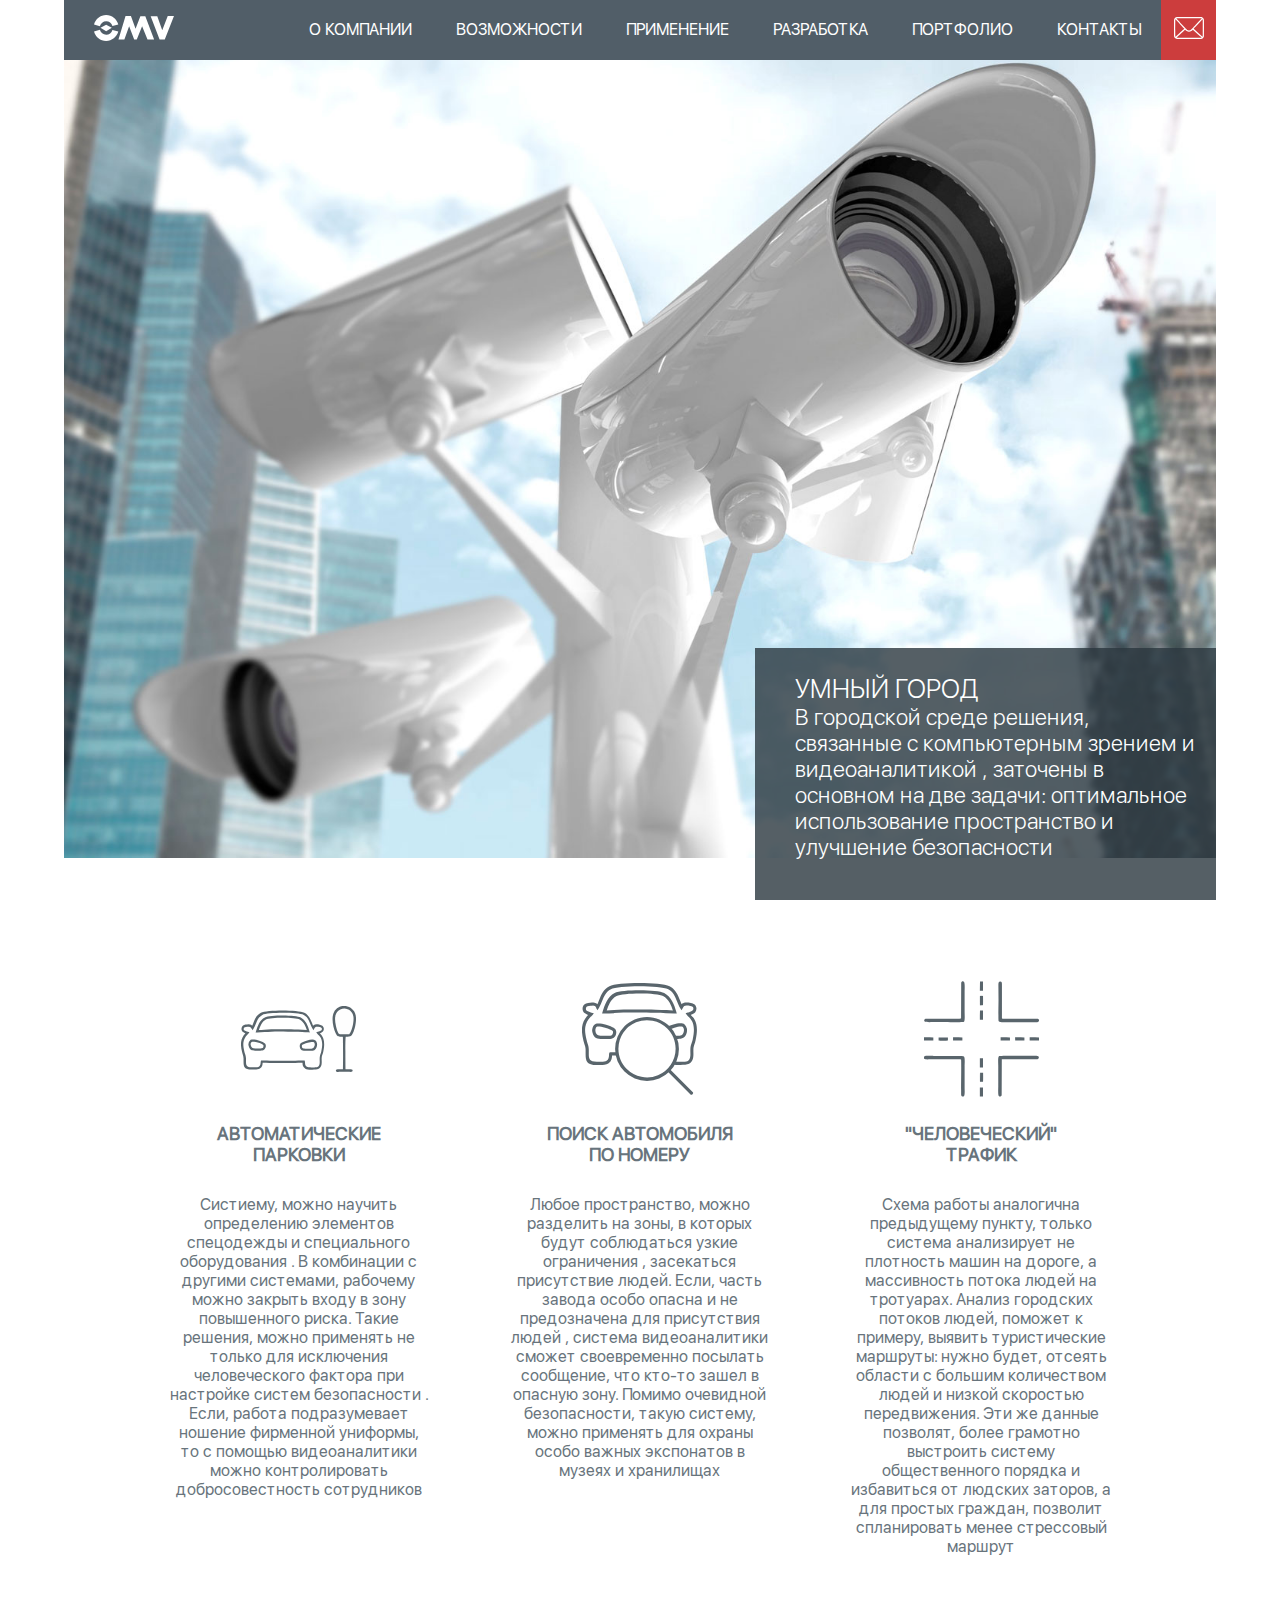
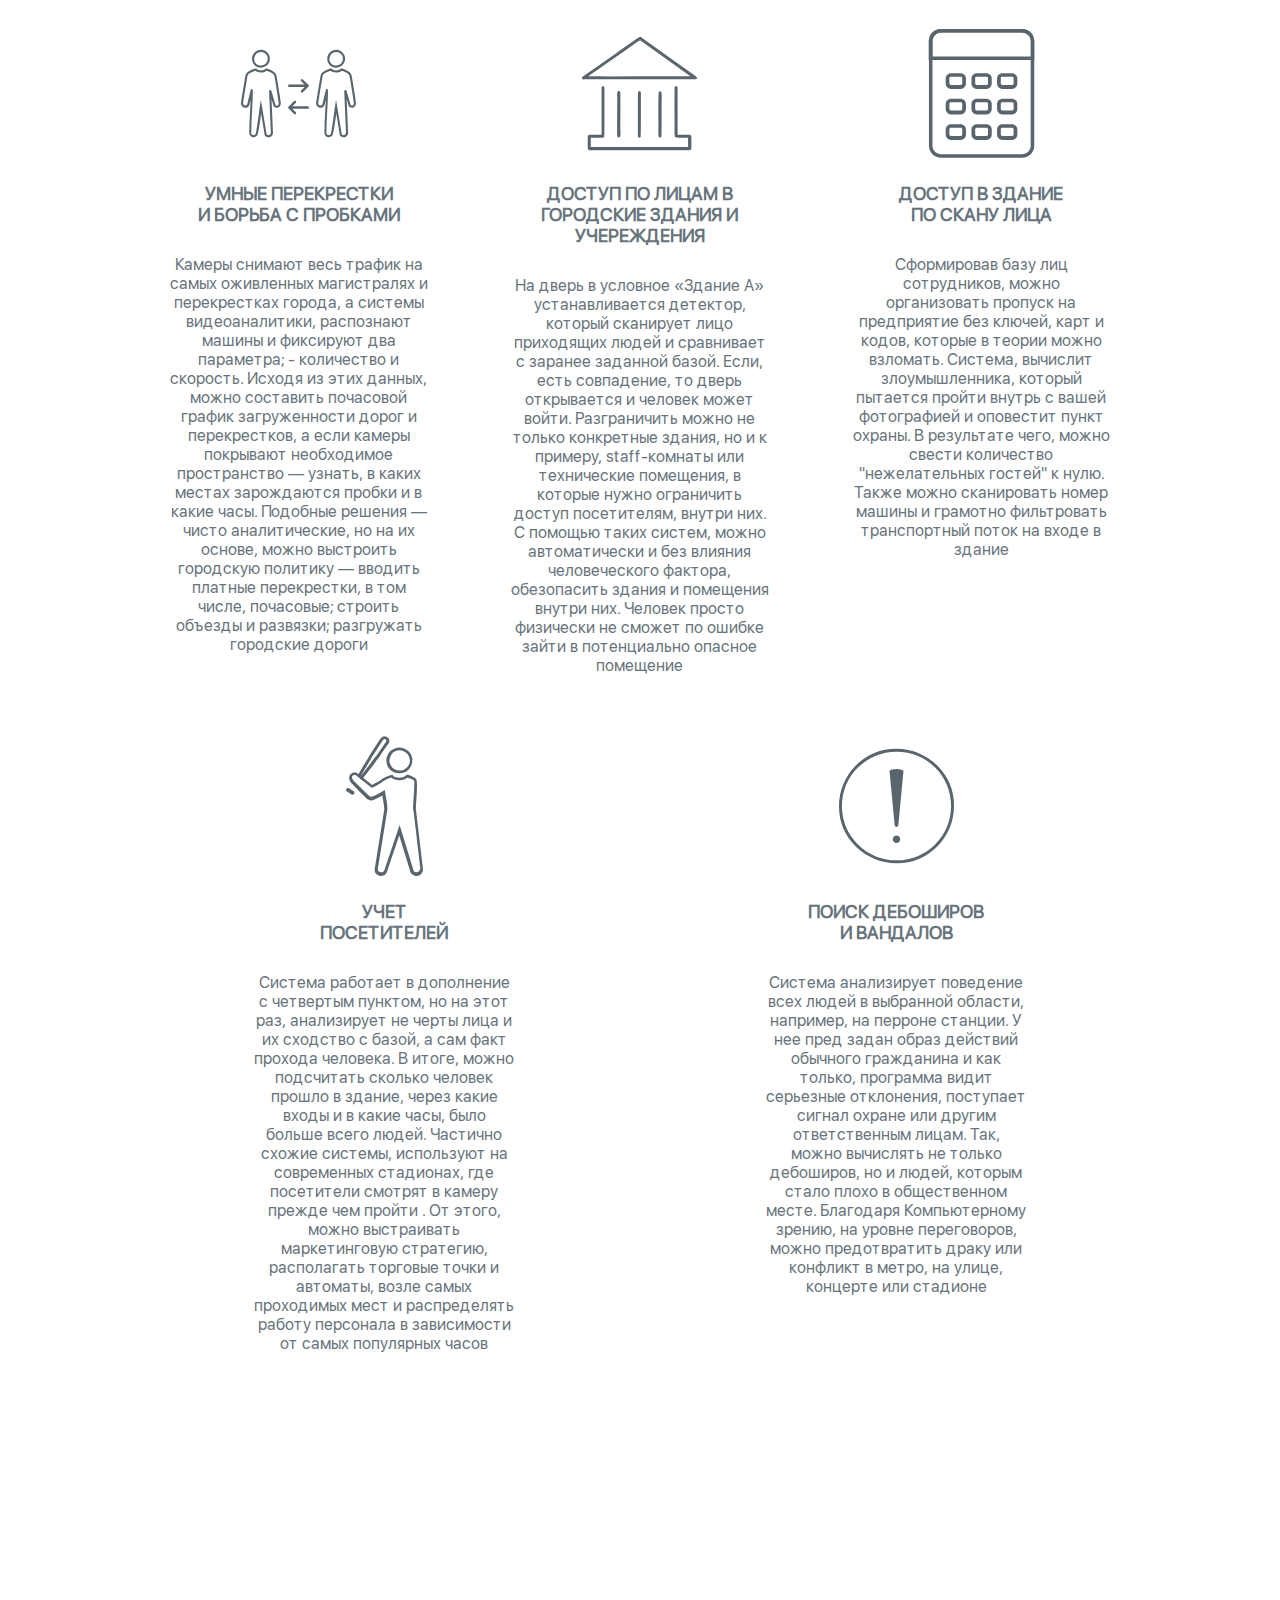
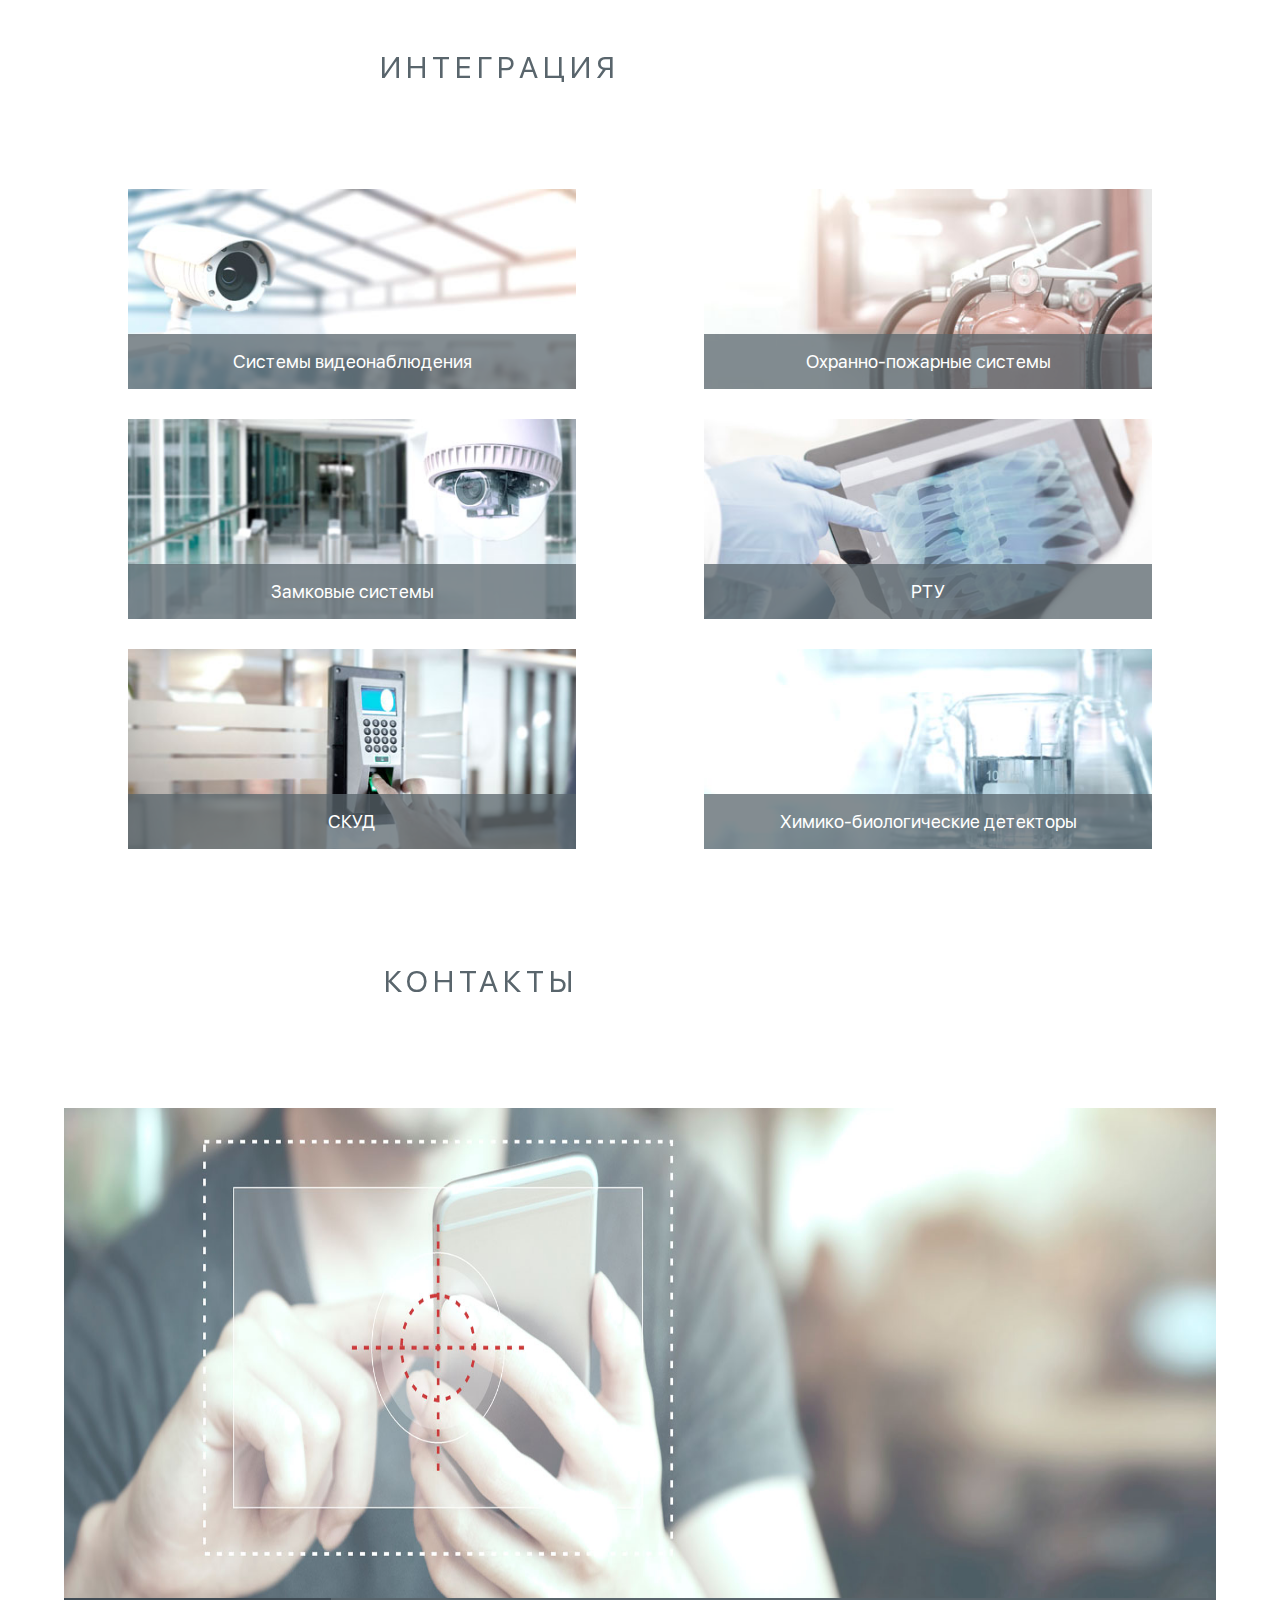
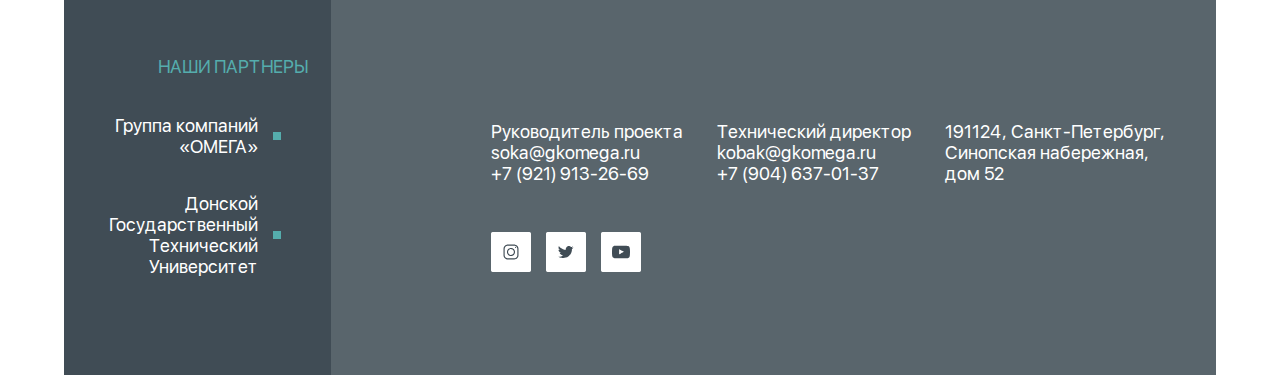
<file: usage-smart-city.html>
<!doctype html>
<html lang="ru">
<head>
    <meta charset="UTF-8">
    <meta name="viewport"
          content="width=device-width, user-scalable=no, initial-scale=1.0, maximum-scale=1.0, minimum-scale=1.0">
    <meta http-equiv="X-UA-Compatible" content="ie=edge">
    <title>Использование</title>
    <link rel="stylesheet" href="./assets/css/main.css">
</head>
<body>
<header class="header-mobile">
    <div class="logo-part">
        <a class="menu-btn">
            <span></span>
        </a>
        <a class="logo-wrapper" href="./index.html">
            <img class="logo-part__logo" src="./assets/images/logo.svg" alt="">
        </a >
        <div class="modal-menu">
            <ul class="main-list">
                <li><a href="./about-company.html">О КОМПАНИИ</a></li>
                <li class="first-sub-list-opener"><a>ВОЗМОЖНОСТИ</a></li>
                <ul class="sub-list sub-list1">
                    <li><a href="possibilities.html">Технологии</a></li>
                    <li><a href="possibilities.html">Преимущества</a></li>
                </ul>
                <li class="second-sub-list-opener"><a>ПРИМЕНЕНИЕ</a></li>
                <ul class="sub-list sub-list2">
                    <li><a href="./usage-prom-and-building.html">Промышленность и строительство</a></li>
                    <li><a href="./usage-safety.html">Общественная безопасность и аналитика</a></li>
                    <li><a href="./usage-educational-houses.html">Учебные заведения</a></li>
                    <li><a href="./usage-events.html">Мероприятия</a></li>
                    <li><a href="./usage-hotels.html">Гостиничный бизнес</a></li>
                    <li><a href="./usage-smart-house.html">Умный дом</a></li>
                    <li><a href="./usage-buisness.html">Бизнес и персонал</a></li>
                    <li><a href="./usage-smart-city.html">Умный город</a></li>
                    <li><a href="./usage-retail.html">Ритейл</a></li>
                </ul>
                <li><a href="development.html">РАЗРАБОТКА</a></li>
                <li><a href="portfolio.html">ПОРТФОЛИО</a></li>
                <li><a href="#contacts">КОНТАКТЫ</a></li>
            </ul>
        </div>
    </div>
    <div class="mail-part">
        <a href="#" class="js-open-modal" data-modal="1">   <img src="./assets/images/envelope.svg" alt=""></a>
    </div>
</header>

<header class="header-desktop">
    <div class="logo-part">
        <a href="index.html"><img src="./assets/images/logo.svg" alt=""></a>
    </div>
    <div class="empty-place">

    </div>

    <div class="links-part">
        <div class="mail-part">
            <a href="#" class="js-open-modal" data-modal="1">   <img src="./assets/images/envelope.svg" alt=""></a>
        </div>
        <ul>
            <li><a class="active-link" href="./about-company.html">О КОМПАНИИ</a></li>
            <li class="link2"><a class="active-link " href="./possibilities.html">ВОЗМОЖНОСТИ</a>
                <div class="sub-link sub-link1">
                    <a href="./possibilities.html">Технологии</a>
                    <a href="./possibilities.html">Разработки</a>
                </div>
            </li>
            <li class="link3"><a class="active-link" style="cursor: default" href="#">ПРИМЕНЕНИЕ</a>
                <div class="sub-link sub-link2">
                    <a href="./usage-prom-and-building.html">Промышленность и строительство</a>
                    <a href="./usage-safety.html">Общественная безопасность <br> и аналитика</a>
                    <a href="./usage-educational-houses.html">Учебные заведения</a>
                    <a href="./usage-events.html">Мероприятия</a>
                    <a href="./usage-hotels.html">Гостиницы, отели, хостелы</a>
                    <a href="./usage-smart-house.html">Умный дом</a>
                    <a href="./usage-buisness.html">Бизнес и персонал</a>
                    <a href="./usage-smart-city.html">Умный город</a>
                    <a href="./usage-retail.html">Ритейл</a>
                </div>
            </li>
            <li class="link4"><a class="active-link" href="./development.html">РАЗРАБОТКА</a>
                <div class="sub-link sub-link3">
                    <a href="./development.html">Собственные разработки</a>
                    <a href="./development.html">R&D</a>
                </div>
            </li>
            <li class="link5"><a class="active-link" href="./portfolio.html">ПОРТФОЛИО</a>
                <div class="sub-link sub-link4">
                    <a href="./portfolio.html">Видеоролики</a>
                    <a href="./portfolio.html">Наши заказчики</a>
                    <a href="./portfolio.html">Дополнительные <br> материалы</a>
                </div>
            </li>
            <li><a class="active-link"  href="#contacts">КОНТАКТЫ</a></li>
        </ul>
    </div>
</header>


<div class="section-main-possibilities">
    <img class="cars" src="./assets/images/usage5.jpg" alt="">
    <div class="short-desc">
        <div class="paragraph">
            <p><span>УМНЫЙ ГОРОД</span><br>В городской среде решения, связанные с компьютерным зрением и видеоаналитикой
                , заточены в основном на две задачи: оптимальное использование пространство и улучшение безопасности
            </p>
        </div>
    </div>
</div>


<div class="section-building-features">
    <div class="container">
        <div class="head-container">
            <img class="head-container__dotts m-head-container__dotts mobile-only " src="./assets/images/dotts.svg" alt="">
            <img class="head-container__dotts d-head-container__dotts " src="./assets/images/Точки.svg" alt="">
            <h2 class="mobile-only">ТЕХНОЛОГИИ</h2>
            <img class="head-container__dotts m-head-container__dotts mobile-only " src="./assets/images/dotts.svg" alt="">
            <img class="head-container__dotts d-head-container__dotts " src="./assets/images/Точки.svg" alt="">
        </div>
        <div class="technology-container">
            <div class="technology">
                <img src="./assets/images/1sc.svg">
                <p><span>АВТОМАТИЧЕСКИЕ <br> ПАРКОВКИ</span></p>
                <p class="paragraph">Систиему, можно научить определению элементов спецодежды и специального оборудования
                    . В комбинации с другими системами, рабочему можно закрыть входу в зону повышенного риска. Такие
                    решения, можно применять не только для исключения человеческого фактора при настройке систем безопасности
                    . Если, работа подразумевает ношение фирменной униформы, то с помощью видеоаналитики можно контролировать
                    добросовестность сотрудников
                </p>
            </div>
            <div class="technology">
                <img src="./assets/images/2sc.svg" alt="">
                <p><span>ПОИСК АВТОМОБИЛЯ <br> ПО НОМЕРУ</span></p>
                <p class="paragraph">Любое пространство, можно разделить на зоны, в которых будут соблюдаться узкие ограничения
                    , засекаться присутствие людей. Если, часть завода особо опасна и не предозначена для присутствия людей
                    , система видеоаналитики сможет своевременно посылать сообщение, что кто-то зашел в опасную зону. Помимо
                    очевидной безопасности, такую систему, можно применять для охраны особо важных экспонатов в музеях и
                    хранилищах
                </p>
            </div>
            <div class="technology">
                <img src="./assets/images/3sc.svg" alt="">
                <p><span>"ЧЕЛОВЕЧЕСКИЙ" <br> ТРАФИК</span></p>
                <p class="paragraph">Схема работы аналогична предыдущему пункту, только система анализирует не плотность
                    машин на дороге, а массивность потока людей на тротуарах. Анализ городских потоков людей, поможет к
                    примеру, выявить туристические маршруты: нужно будет, отсеять области с большим количеством людей и
                    низкой скоростью передвижения. Эти же данные позволят, более грамотно выстроить систему общественного
                    порядка и избавиться от людских заторов, а для простых граждан, позволит спланировать менее
                    стрессовый маршрут</p>
            </div>
            <div class="technology">
                <img src="./assets/images/4sc.svg" alt="">
                <p><span>УМНЫЕ ПЕРЕКРЕСТКИ<br> И БОРЬБА С ПРОБКАМИ</span></p>
                <p class="paragraph">Камеры снимают весь трафик на самых оживленных магистралях и перекрестках города,
                    а системы видеоаналитики, распознают машины и фиксируют два параметра; - количество и скорость.
                    Исходя из этих данных, можно составить почасовой график загруженности дорог и перекрестков, а если
                    камеры покрывают необходимое пространство — узнать, в каких местах зарождаются пробки и в какие часы.
                    Подобные решения — чисто аналитические, но на их основе, можно выстроить городскую политику —
                    вводить платные перекрестки, в том числе, почасовые; строить объезды и развязки; разгружать
                    городские дороги</p>
            </div>
            <div class="technology">
                <img src="./assets/images/5sc.svg" alt="">
                <p><span>ДОСТУП ПО ЛИЦАМ В <br> ГОРОДСКИЕ ЗДАНИЯ И УЧЕРЕЖДЕНИЯ</span></p>
                <p class="paragraph">На дверь в условное «Здание А» устанавливается детектор, который сканирует лицо
                    приходящих людей и сравнивает с заранее заданной базой. Если, есть совпадение, то дверь открывается
                    и человек может войти. Разграничить можно не только конкретные здания, но и к примеру, staff-комнаты
                    или технические помещения, в которые нужно ограничить доступ посетителям, внутри них. С помощью
                    таких систем, можно автоматически и без влияния человеческого фактора, обезопасить здания и помещения
                    внутри них. Человек просто физически не сможет по ошибке зайти в потенциально опасное помещение
                </p>
            </div>
            <div class="technology">
                <img src="./assets/images/6sc.svg" alt="">
                <p><span>ДОСТУП В ЗДАНИЕ <br> ПО СКАНУ ЛИЦА</span></p>
                <p class="paragraph">Сформировав базу лиц сотрудников, можно организовать пропуск на предприятие
                    без ключей, карт и кодов, которые в теории можно взломать. Система, вычислит злоумышленника, который пытается
                    пройти внутрь с вашей фотографией и оповестит пункт охраны. В результате чего, можно свести количество
                    "нежелательных гостей" к нулю. Также можно сканировать номер машины и грамотно фильтровать
                    транспортный поток на входе в здание</p>
            </div>
            <div class="technology">
                <img src="./assets/images/7sc.svg" alt="">
                <p><span>УЧЕТ <br> ПОСЕТИТЕЛЕЙ</span></p>
                <p class="paragraph">Система работает в дополнение с четвертым пунктом, но на этот раз, анализирует не
                    черты лица и их сходство с базой, а сам факт прохода человека. В итоге, можно подсчитать сколько
                    человек прошло в здание, через какие входы и в какие часы, было больше всего людей. Частично схожие
                    системы, используют на современных стадионах, где посетители смотрят в камеру прежде чем пройти
                    . От этого, можно выстраивать маркетинговую стратегию, располагать торговые точки и автоматы, возле
                    самых проходимых мест и распределять работу персонала в зависимости от самых популярных часов</p>
            </div>
            <div class="technology">
                <img src="./assets/images/8sc.svg" alt="">
                <p><span>ПОИСК ДЕБОШИРОВ <br> И ВАНДАЛОВ</span></p>
                <p class="paragraph">Система анализирует поведение всех людей в выбранной области, например, на перроне
                    станции. У нее пред задан образ действий обычного гражданина и как только, программа видит серьезные
                    отклонения, поступает сигнал охране или другим ответственным лицам. Так, можно вычислять не только
                    дебоширов, но и людей, которым стало плохо в общественном месте. Благодаря Компьютерному зрению, на
                    уровне переговоров, можно предотвратить драку или конфликт в метро, на улице, концерте или
                    стадионе</p>
            </div>
        </div>
    </div>
</div>








<div class="section-intagration">
    <h2 style="display: none;" class="h2-desktop h2Integration">ИНТЕГРАЦИЯ</h2>
    <div class="container">
        <div class="head-container">
            <img class="head-container__dotts m-head-container__dotts mobile-only " src="./assets/images/dotts.svg" alt="">
            <img class="head-container__dotts d-head-container__dotts " src="./assets/images/Точки.svg" alt="">
            <h2 class="mobile-only">ИНТЕГРАЦИЯ</h2>
            <img class="head-container__dotts m-head-container__dotts mobile-only " src="./assets/images/dotts.svg" alt="">
            <img class="head-container__dotts d-head-container__dotts " src="./assets/images/Точки.svg" alt="">
        </div>
        <div class="products-list">
            <div class="product product10">
                <div class="bar"><p>Системы видеонаблюдения</p></div>
            </div>
            <div class="product product11">
                <div class="bar"><p>Охранно-пожарные системы</p></div>
            </div>
            <div class="product product12">
                <div class="bar"><p>Замковые системы</p></div>
            </div>
            <div class="product product13">
                <div class="bar"><p>РТУ</p></div>
            </div>
            <div class="product product14">
                <div class="bar"><p>СКУД</p></div>
            </div>
            <div class="product product15">
                <div class="bar"><p>Химико-биологические детекторы</p></div>
            </div>
        </div>
    </div>
</div>


<div class="modal" data-modal="1">
    <div class="modalContent">
        <!--   Svg иконка для закрытия окна  -->
        <img src="./assets/images/cancel.svg" class="modal__cross js-modal-close">
        <p class="modal__name">Ваше имя<span>*</span></p>
        <input style="width: 85%;" type="text">
        <p class="modal__ink">Название организации</p>
        <input style="width: 85%" type="text">
        <p class="modal__ink">Ваша почта<span>*</span></p>
        <input style="width: 85%" type="tex">
        <p class="modal__tel">Контактный номер телефона</p>
        <input style="width: 85%" type="tel" name="tel"
               pattern="2[0-9]{3}-[0-9]{3}">
        <p class="text">Ваш вопрос<span>*</span></p>
        <input style="padding-bottom: 35px; width: 85%;" type="text">
        <p style="color:grey; opacity: 0.9;"><input type="checkbox" name="option1" value="a1" checked>- согласен на обработку моих персональных данных</p>
    </div>
    <button style="margin-top:15px;" class="sendButton">ОТПРАВИТЬ</button>
</div>
<div class="overlay js-overlay-modal"></div>


<div class="section-contacts" id="contacts">
    <div class="head-container">
        <img class="head-container__dotts m-head-container__dotts " src="./assets/images/dotts.svg" alt="">
        <img class="head-container__dotts d-head-container__dotts " src="./assets/images/Точки.svg" alt="">
        <h2 class="while-no-empty mobile-only">КОНТАКТЫ</h2>
        <img class="head-container__dotts m-head-container__dotts " src="./assets/images/dotts.svg" alt="">
        <img class="head-container__dotts d-head-container__dotts " src="./assets/images/Точки.svg" alt="">
    </div>
    <div class="basement">
        <h2 style="display: none" class="h2Contacts h2-desktop">КОНТАКТЫ</h2>
        <div class="image-part">
            <img class="mobile-only" src="./assets/images/footer-image.jpg" alt="">
            <img class="footerImgDesc" style="display: none" src="./assets/images/1con.jpg" alt="">
        </div>
        <div class="footer-part">



            <div class="left-part">
                <div class="contact">
                    <p>Руководитель проекта
                        <br>
                        <a href="">soka@gkomega.ru</a>
                        <br>
                        <a href="">+7 (921) 913-26-69</a>
                    </p>
                </div>
                <div class="contact">
                    <p>Технический директор
                        <br>
                        <a href="">kobak@gkomega.ru</a>
                        <br>
                        <a href="">+7 (904) 637-01-37</a>
                    </p>
                </div>
                <div class="contact">
                    <p>191124, Санкт-Петербург, <br> Синопская набережная, <br class="-display-block"> дом 52</p>
                </div>
                <div class="social-networks-links">
                    <!-- <a href=""><img src="./assets/images/vk.svg" alt=""></a>-->
                    <a href=""><img src="./assets/images/instagram.svg" alt=""></a>
                    <a href=""><img src="./assets/images/twitter.svg" alt=""></a>
                    <a href=""><img src="./assets/images/youtube.svg" alt=""></a>
                </div>
            </div>
            <div class="right-part">
                <p class="green-sign">НАШИ ПАРТНЕРЫ</p>
                <div class="green-square-wrapper">
                    <div class="green-square"></div>
                    <p>Группа компаний <br> «ОМЕГА» </p>
                </div>
                <div class="green-square-wrapper">
                    <div class="green-square"></div>
                    <p>Донской <br> Государственный <br> Технический<br> Университет</p>
                </div>
            </div>
        </div>
    </div>
</div>


<script>
</script>
<script
        src="https://code.jquery.com/jquery-3.4.1.min.js"
        integrity="sha256-CSXorXvZcTkaix6Yvo6HppcZGetbYMGWSFlBw8HfCJo="
        crossorigin="anonymous"></script>
<script src="./assets/scripts/modal.js"></script>
<script src="./assets/scripts/script.js"></script>
</header>
</body>
</html>
</file>
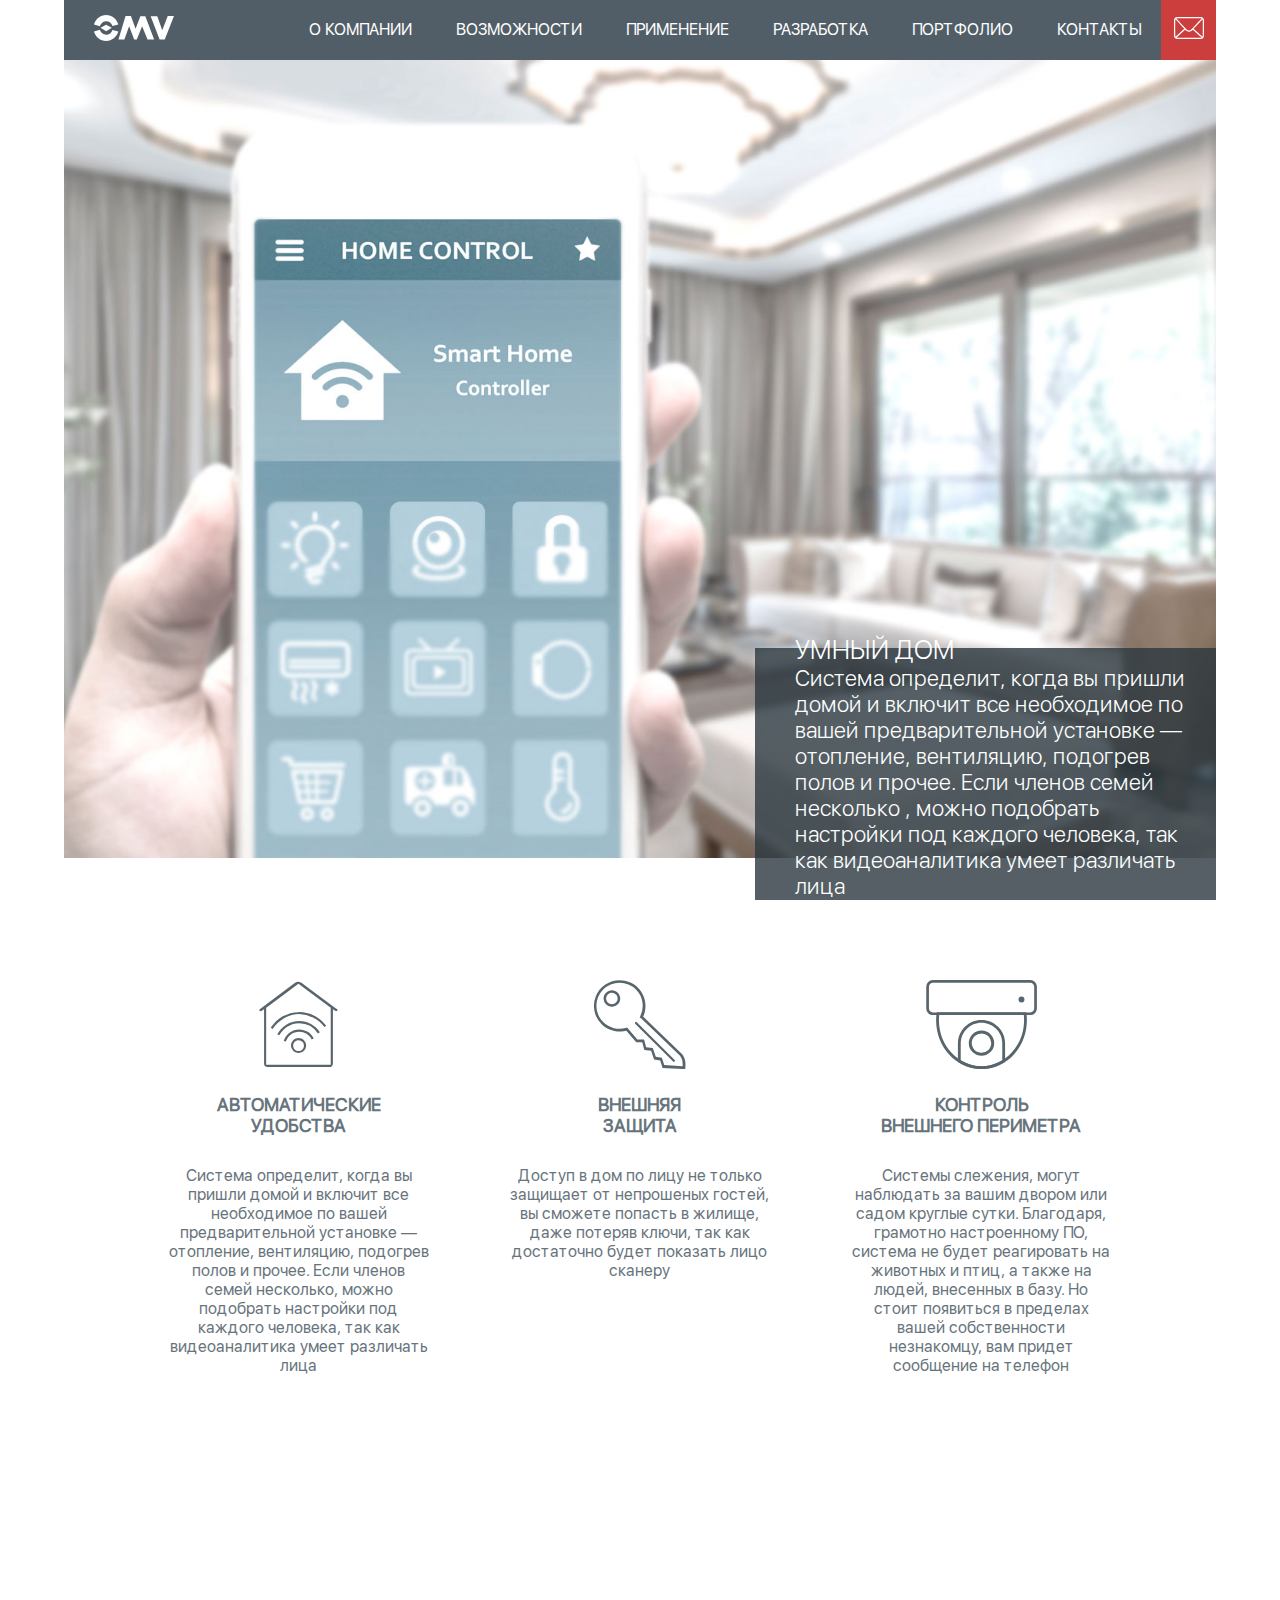
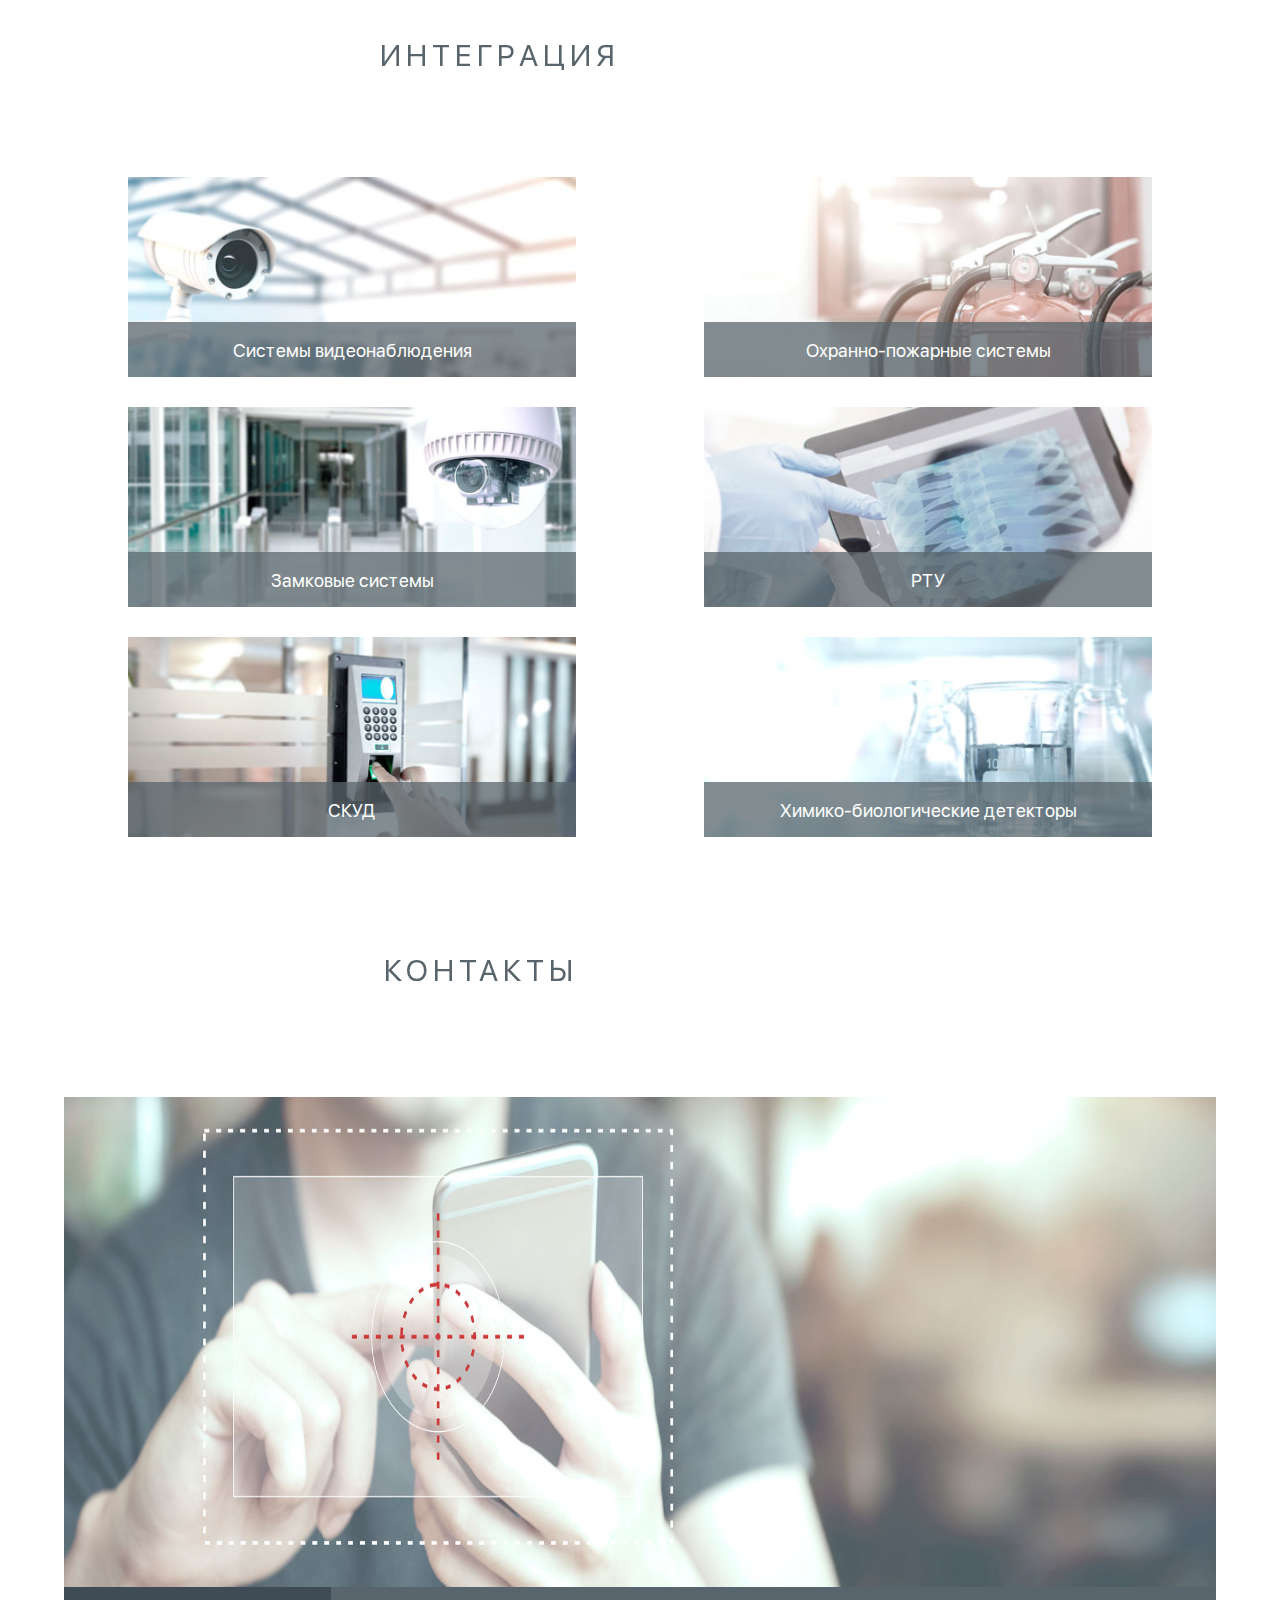
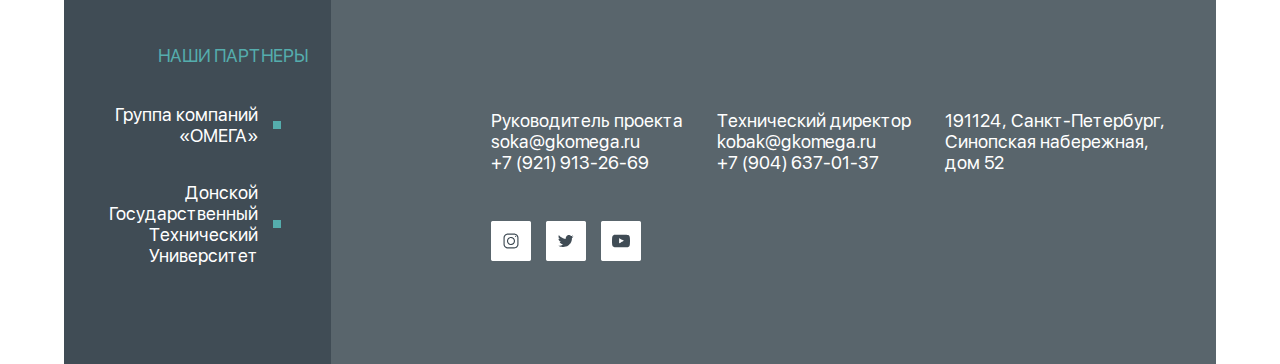
<file: usage-smart-house.html>
<!doctype html>
<html lang="ru">
<head>
    <meta charset="UTF-8">
    <meta name="viewport"
          content="width=device-width, user-scalable=no, initial-scale=1.0, maximum-scale=1.0, minimum-scale=1.0">
    <meta http-equiv="X-UA-Compatible" content="ie=edge">
    <title>Использование</title>
    <link rel="stylesheet" href="./assets/css/main.css">
</head>
<body>
<header class="header-mobile">
    <div class="logo-part">
        <a class="menu-btn">
            <span></span>
        </a>
        <a class="logo-wrapper" href="./index.html">
            <img class="logo-part__logo" src="./assets/images/logo.svg" alt="">
        </a >
        <div class="modal-menu">
            <ul class="main-list">
                <li><a href="./about-company.html">О КОМПАНИИ</a></li>
                <li class="first-sub-list-opener"><a>ВОЗМОЖНОСТИ</a></li>
                <ul class="sub-list sub-list1">
                    <li><a href="possibilities.html">Технологии</a></li>
                    <li><a href="possibilities.html">Преимущества</a></li>
                </ul>
                <li class="second-sub-list-opener"><a>ПРИМЕНЕНИЕ</a></li>
                <ul class="sub-list sub-list2">
                    <li><a href="./usage-prom-and-building.html">Промышленность и строительство</a></li>
                    <li><a href="./usage-safety.html">Общественная безопасность и аналитика</a></li>
                    <li><a href="./usage-educational-houses.html">Учебные заведения</a></li>
                    <li><a href="./usage-events.html">Мероприятия</a></li>
                    <li><a href="./usage-hotels.html">Гостиничный бизнес</a></li>
                    <li><a href="./usage-smart-house.html">Умный дом</a></li>
                    <li><a href="./usage-buisness.html">Бизнес и персонал</a></li>
                    <li><a href="./usage-smart-city.html">Умный город</a></li>
                    <li><a href="./usage-retail.html">Ритейл</a></li>
                </ul>
                <li><a href="development.html">РАЗРАБОТКА</a></li>
                <li><a href="portfolio.html">ПОРТФОЛИО</a></li>
                <li><a href="#contacts">КОНТАКТЫ</a></li>
            </ul>
        </div>
    </div>
    <div class="mail-part">
        <a href="#" class="js-open-modal" data-modal="1">   <img src="./assets/images/envelope.svg" alt=""></a>
    </div>
</header>

<header class="header-desktop">
    <div class="logo-part">
        <a href="index.html"><img src="./assets/images/logo.svg" alt=""></a>
    </div>
    <div class="empty-place">

    </div>

    <div class="links-part">
        <div class="mail-part">
            <a href="#" class="js-open-modal" data-modal="1">   <img src="./assets/images/envelope.svg" alt=""></a>
        </div>
        <ul>
            <li><a class="active-link" href="./about-company.html">О КОМПАНИИ</a></li>
            <li class="link2"><a class="active-link " href="./possibilities.html">ВОЗМОЖНОСТИ</a>
                <div class="sub-link sub-link1">
                    <a href="./possibilities.html">Технологии</a>
                    <a href="./possibilities.html">Разработки</a>
                </div>
            </li>
            <li class="link3"><a class="active-link" style="cursor: default" href="#">ПРИМЕНЕНИЕ</a>
                <div class="sub-link sub-link2">
                    <a href="./usage-prom-and-building.html">Промышленность и строительство</a>
                    <a href="./usage-safety.html">Общественная безопасность <br> и аналитика</a>
                    <a href="./usage-educational-houses.html">Учебные заведения</a>
                    <a href="./usage-events.html">Мероприятия</a>
                    <a href="./usage-hotels.html">Гостиницы, отели, хостелы</a>
                    <a href="./usage-smart-house.html">Умный дом</a>
                    <a href="./usage-buisness.html">Бизнес и персонал</a>
                    <a href="./usage-smart-city.html">Умный город</a>
                    <a href="./usage-retail.html">Ритейл</a>
                </div>
            </li>
            <li class="link4"><a class="active-link" href="./development.html">РАЗРАБОТКА</a>
                <div class="sub-link sub-link3">
                    <a href="./development.html">Собственные разработки</a>
                    <a href="./development.html">R&D</a>
                </div>
            </li>
            <li class="link5"><a class="active-link" href="./portfolio.html">ПОРТФОЛИО</a>
                <div class="sub-link sub-link4">
                    <a href="./portfolio.html">Видеоролики</a>
                    <a href="./portfolio.html">Наши заказчики</a>
                    <a href="./portfolio.html">Дополнительные <br> материалы</a>
                </div>
            </li>
            <li><a class="active-link"  href="#contacts">КОНТАКТЫ</a></li>
        </ul>
    </div>
</header>


<div class="section-main-possibilities">
    <img class="cars" src="./assets/images/usage8.jpg" alt="">
    <div class="short-desc">
        <div class="paragraph">
            <p><span>УМНЫЙ ДОМ</span><br>Система определит, когда вы пришли домой и включит все необходимое по вашей
                предварительной установке — отопление, вентиляцию, подогрев полов и прочее. Если членов семей несколько
                , можно подобрать настройки под каждого человека, так как видеоаналитика умеет различать лица
            </p>
        </div>
    </div>
</div>


<div class="section-building-features">
    <div class="container">
        <div class="head-container">
            <img class="head-container__dotts m-head-container__dotts mobile-only " src="./assets/images/dotts.svg" alt="">
            <img class="head-container__dotts d-head-container__dotts " src="./assets/images/Точки.svg" alt="">
            <h2 class="mobile-only">ТЕХНОЛОГИИ</h2>
            <img class="head-container__dotts m-head-container__dotts mobile-only " src="./assets/images/dotts.svg" alt="">
            <img class="head-container__dotts d-head-container__dotts " src="./assets/images/Точки.svg" alt="">
        </div>
        <div class="technology-container">
            <div class="technology">
                <img src="./assets/images/1sh.svg" alt="">
                <p><span>АВТОМАТИЧЕСКИЕ <br> УДОБСТВА</span></p>
                <p class="paragraph">Система определит, когда вы пришли домой и включит все необходимое по вашей
                    предварительной установке — отопление, вентиляцию, подогрев полов и прочее. Если членов семей
                    несколько, можно подобрать настройки под каждого человека, так как видеоаналитика умеет различать лица
                </p>
            </div>
            <div class="technology">
                <img src="./assets/images/2sh.svg" alt="">
                <p><span>ВНЕШНЯЯ <br> ЗАЩИТА</span></p>
                <p class="paragraph">Доступ в дом по лицу не только защищает от непрошеных гостей, вы сможете попасть в
                    жилище, даже потеряв ключи, так как достаточно будет показать лицо сканеру
                </p>
            </div>
            <div class="technology">
                <img src="./assets/images/3sh.svg" alt="">
                <p><span>КОНТРОЛЬ <br> ВНЕШНЕГО ПЕРИМЕТРА </span></p>
                <p class="paragraph">Системы слежения, могут наблюдать за вашим двором или садом круглые сутки.
                    Благодаря, грамотно настроенному ПО, система не будет реагировать на животных и птиц, а также на
                    людей, внесенных в базу. Но стоит появиться в пределах вашей собственности незнакомцу, вам придет
                    сообщение на телефон</p>
            </div>
        </div>
    </div>
</div>








<div class="section-intagration">
    <h2 style="display: none;" class="h2-desktop h2Integration">ИНТЕГРАЦИЯ</h2>
    <div class="container">
        <div class="head-container">
            <img class="head-container__dotts m-head-container__dotts mobile-only " src="./assets/images/dotts.svg" alt="">
            <img class="head-container__dotts d-head-container__dotts " src="./assets/images/Точки.svg" alt="">
                <h2 class="mobile-only">ИНТЕГРАЦИЯ</h2>
            <img class="head-container__dotts m-head-container__dotts mobile-only " src="./assets/images/dotts.svg" alt="">
            <img class="head-container__dotts d-head-container__dotts " src="./assets/images/Точки.svg" alt="">
        </div>
        <div class="products-list">
            <div class="product product10">
                <div class="bar"><p>Системы видеонаблюдения</p></div>
            </div>
            <div class="product product11">
                <div class="bar"><p>Охранно-пожарные системы</p></div>
            </div>
            <div class="product product12">
                <div class="bar"><p>Замковые системы</p></div>
            </div>
            <div class="product product13">
                <div class="bar"><p>РТУ</p></div>
            </div>
            <div class="product product14">
                <div class="bar"><p>СКУД</p></div>
            </div>
            <div class="product product15">
                <div class="bar"><p>Химико-биологические детекторы</p></div>
            </div>
        </div>
    </div>
</div>


<div class="modal" data-modal="1">
    <div class="modalContent">
        <!--   Svg иконка для закрытия окна  -->
        <img src="./assets/images/cancel.svg" class="modal__cross js-modal-close">
        <p class="modal__name">Ваше имя<span>*</span></p>
        <input style="width: 85%;" type="text">
        <p class="modal__ink">Название организации</p>
        <input style="width: 85%" type="text">
        <p class="modal__ink">Ваша почта<span>*</span></p>
        <input style="width: 85%" type="tex">
        <p class="modal__tel">Контактный номер телефона</p>
        <input style="width: 85%" type="tel" name="tel"
               pattern="2[0-9]{3}-[0-9]{3}">
        <p class="text">Ваш вопрос<span>*</span></p>
        <input style="padding-bottom: 35px; width: 85%;" type="text">
        <p style="color:grey; opacity: 0.9;"><input type="checkbox" name="option1" value="a1" checked>- согласен на обработку моих персональных данных</p>
    </div>
    <button style="margin-top:15px;" class="sendButton">ОТПРАВИТЬ</button>
</div>
<div class="overlay js-overlay-modal"></div>


<div class="section-contacts" id="contacts">
    <div class="head-container">
        <img class="head-container__dotts m-head-container__dotts " src="./assets/images/dotts.svg" alt="">
        <img class="head-container__dotts d-head-container__dotts " src="./assets/images/Точки.svg" alt="">
        <h2 class="while-no-empty mobile-only">КОНТАКТЫ</h2>
        <img class="head-container__dotts m-head-container__dotts " src="./assets/images/dotts.svg" alt="">
        <img class="head-container__dotts d-head-container__dotts " src="./assets/images/Точки.svg" alt="">
    </div>
    <div class="basement">
        <h2 style="display: none" class="h2Contacts h2-desktop">КОНТАКТЫ</h2>
        <div class="image-part">
            <img class="mobile-only" src="./assets/images/footer-image.jpg" alt="">
            <img class="footerImgDesc" style="display: none" src="./assets/images/1con.jpg" alt="">
        </div>
        <div class="footer-part">



            <div class="left-part">
                <div class="contact">
                    <p>Руководитель проекта
                        <br>
                        <a href="">soka@gkomega.ru</a>
                        <br>
                        <a href="">+7 (921) 913-26-69</a>
                    </p>
                </div>
                <div class="contact">
                    <p>Технический директор
                        <br>
                        <a href="">kobak@gkomega.ru</a>
                        <br>
                        <a href="">+7 (904) 637-01-37</a>
                    </p>
                </div>
                <div class="contact">
                    <p>191124, Санкт-Петербург, <br> Синопская набережная, <br class="-display-block"> дом 52</p>
                </div>
                <div class="social-networks-links">
                    <!-- <a href=""><img src="./assets/images/vk.svg" alt=""></a>-->
                    <a href=""><img src="./assets/images/instagram.svg" alt=""></a>
                    <a href=""><img src="./assets/images/twitter.svg" alt=""></a>
                    <a href=""><img src="./assets/images/youtube.svg" alt=""></a>
                </div>
            </div>
            <div class="right-part">
                <p class="green-sign">НАШИ ПАРТНЕРЫ</p>
                <div class="green-square-wrapper">
                    <div class="green-square"></div>
                    <p>Группа компаний <br> «ОМЕГА» </p>
                </div>
                <div class="green-square-wrapper">
                    <div class="green-square"></div>
                    <p>Донской <br> Государственный <br> Технический<br> Университет</p>
                </div>
            </div>
        </div>
    </div>
</div>


<script>

</script>
<script
        src="https://code.jquery.com/jquery-3.4.1.min.js"
        integrity="sha256-CSXorXvZcTkaix6Yvo6HppcZGetbYMGWSFlBw8HfCJo="
        crossorigin="anonymous"></script>
<script src="./assets/scripts/modal.js"></script>
<script src="./assets/scripts/script.js"></script>
</header>
</body>
</html>
</file>
<file: assets/css/main.css>
@charset "UTF-8";
@font-face {
  font-family: "SFUID-light";
  src: url("../fonts/SFUIDisplay-Light.ttf"); }

@font-face {
  font-family: "SFUID-Regular";
  src: url("../fonts/SFUIDisplay-Regular.ttf"); }

@font-face {
  font-family: "SFUID-ultralight";
  src: url("../fonts/SFUIDisplay-Ultrulight.ttf"); }

.header-desktop {
  background-color: #515e68;
  max-width: 1920px;
  margin: 0 auto;
  display: none;
  justify-content: space-between;
  height: 60px;
  position: fixed;
  z-index: 99;
  left: 0;
  right: 0; }
  .header-desktop .link2:hover .sub-link1 {
    display: flex !important; }
    .header-desktop .link2:hover .sub-link1:hover {
      display: flex !important; }
  .header-desktop .link3:hover .sub-link2 {
    display: flex !important; }
    .header-desktop .link3:hover .sub-link2 a {
      width: 330px !important; }
    .header-desktop .link3:hover .sub-link2:hover {
      display: flex !important; }
  .header-desktop .link4:hover .sub-link3 {
    display: flex !important; }
    .header-desktop .link4:hover .sub-link3 a {
      width: 250px !important; }
    .header-desktop .link4:hover .sub-link3:hover {
      display: flex !important; }
  .header-desktop .link5:hover .sub-link4 {
    display: flex !important; }
    .header-desktop .link5:hover .sub-link4 a {
      width: 250px !important; }
    .header-desktop .link5:hover .sub-link4:hover {
      display: flex !important; }
  .header-desktop .logo-part {
    padding: 0 30px; }
  .header-desktop .links-part {
    background-color: #515e68;
    width: 1000px;
    display: flex;
    align-items: center;
    justify-content: flex-end; }
    .header-desktop .links-part .mail-part {
      width: 55px;
      order: 2;
      height: 60px;
      background-color: #cc3d3d;
      display: flex;
      align-items: center;
      justify-content: center; }
    .header-desktop .links-part ul {
      order: 1;
      padding: 0;
      margin: 0; }
      .header-desktop .links-part ul li {
        display: inline-block;
        height: 60px;
        margin: 0 20px;
        padding: 20px 0;
        cursor: pointer;
        position: relative; }
        .header-desktop .links-part ul li .sub-link {
          position: absolute;
          left: 0;
          top: 100%;
          background-color: #dfe4eb;
          display: none;
          align-items: center;
          justify-content: center;
          flex-direction: column; }
          .header-desktop .links-part ul li .sub-link a {
            color: #68747c;
            padding: 15px 0 15px 10px;
            display: flex;
            align-items: center;
            border-bottom: 1px solid #68747c;
            width: 180px; }
            .header-desktop .links-part ul li .sub-link a:last-child {
              border-bottom: none; }
            .header-desktop .links-part ul li .sub-link a:hover {
              background-color: white;
              color: black; }
        .header-desktop .links-part ul li ul {
          position: absolute; }
          .header-desktop .links-part ul li ul li {
            height: 60px;
            margin: 0 20px;
            cursor: pointer; }
        .header-desktop .links-part ul li a {
          text-decoration: none;
          color: white;
          opacity: 0.9;
          cursor: pointer; }
        .header-desktop .links-part ul li .active-link {
          opacity: 1; }
  .header-desktop .mail-part {
    display: flex;
    justify-content: center;
    align-items: center;
    cursor: pointer; }
    .header-desktop .mail-part img {
      width: 30px; }
  .header-desktop .logo-part {
    width: 140px;
    display: flex;
    justify-content: center;
    align-items: center;
    background-color: #515e68; }
    .header-desktop .logo-part img {
      width: 80px; }
  .header-desktop .empty-place {
    height: 60px;
    z-index: -1;
    font-size: 30px;
    position: absolute;
    display: none;
    width: calc(100% - 1140px);
    left: calc(100% - 1325px); }
    .header-desktop .empty-place p {
      margin-top: 16px;
      color: #59656c;
      letter-spacing: 5px;
      text-align: center; }

.header-mobile {
  height: 50px;
  display: flex;
  align-items: center;
  justify-content: space-between;
  width: 100%;
  position: fixed;
  z-index: 99; }
  .header-mobile .-open-modal-menu {
    transform: translateY(0%) !important;
    transition: 0.4s; }
  .header-mobile .-overflow-scroll {
    overflow: scroll;
    height: 480px; }
  .header-mobile .modal-menu {
    position: absolute;
    transition: 0.4s;
    top: 50px;
    width: calc(100% - 46px);
    left: 0;
    transform: translateY(calc(-100% - 50px)); }
    .header-mobile .modal-menu .main-list {
      list-style-type: none;
      padding: 0;
      margin: 0; }
      .header-mobile .modal-menu .main-list .sub-list1,
      .header-mobile .modal-menu .main-list .sub-list2 {
        display: none; }
      .header-mobile .modal-menu .main-list .-open-modal-menu-punkt {
        display: block !important;
        transform: translateY(0) !important; }
      .header-mobile .modal-menu .main-list .sub-list {
        list-style-type: none;
        width: 100%;
        transform: translateY(-100%);
        padding: 0 !important;
        margin: 0; }
        .header-mobile .modal-menu .main-list .sub-list li {
          border-top: 1px solid #59656c;
          padding: 15px 0 15px 40px;
          justify-content: flex-start;
          background-color: #ccd2d9; }
          .header-mobile .modal-menu .main-list .sub-list li a {
            color: #59656c; }
      .header-mobile .modal-menu .main-list li {
        width: 100%;
        padding: 20px 0 20px 40px;
        background-color: #59656c;
        border-top: 1px solid #ccd2d9; }
        .header-mobile .modal-menu .main-list li a {
          color: white;
          text-decoration: none;
          font-size: 15px; }
  .header-mobile .logo-part {
    background-color: #59656c;
    height: 50px;
    display: flex;
    align-items: center;
    justify-content: space-between;
    width: 100%;
    padding: 0 20px; }
    .header-mobile .logo-part .logo-wrapper {
      width: 47px;
      height: 15px; }
    .header-mobile .logo-part__logo {
      width: 100%; }
  .header-mobile .mail-part {
    background-color: #cc3d3d;
    display: flex;
    justify-content: center;
    width: 55px;
    height: 50px;
    align-items: center; }
    .header-mobile .mail-part img {
      width: 25px; }
  .header-mobile .menu-btn {
    display: block;
    width: 20px;
    height: 50px;
    background-color: transparent;
    border-radius: 50%;
    position: relative;
    z-index: 100; }
  .header-mobile .menu-btn,
  .header-mobile .menu-btn:active,
  .header-mobile .menu-btn:focus {
    outline: none; }
  .header-mobile .menu-btn span,
  .header-mobile .menu-btn span::before,
  .header-mobile .menu-btn span::after {
    position: absolute;
    top: 50%;
    margin-top: -1px;
    left: 50%;
    margin-left: -10px;
    width: 20px;
    height: 2px;
    border-radius: 4px;
    background-color: #ffffff; }
  .header-mobile .menu-btn span::before,
  .header-mobile .menu-btn span::after {
    content: '';
    display: block;
    transition: 0.2s; }
  .header-mobile .menu-btn span::before {
    transform: translateY(-5px); }
  .header-mobile .menu-btn span::after {
    transform: translateY(5px); }
  .header-mobile .menu-btn_active span:before {
    transform: rotate(-35deg);
    width: 10px;
    transform-origin: left bottom; }
  .header-mobile .menu-btn_active span:after {
    transform: rotate(35deg);
    width: 10px;
    transform-origin: left top; }
  .header-mobile .menu-block {
    display: flex;
    justify-content: center;
    align-items: center; }
  .header-mobile .menu-nav {
    background-color: #fff;
    height: 50px; }
  .header-mobile .menu-nav__link {
    display: inline-block;
    text-decoration: none;
    color: #fff;
    margin-right: 20px; }
  .header-mobile .menu-nav__link {
    transition: 0.5s;
    transform-origin: right center;
    transform: translateX(50%);
    opacity: 0; }
  .header-mobile .menu-nav__link_active {
    transform: translateX(0%);
    opacity: 1; }

.section-main {
  padding-top: 50px;
  position: relative; }
  .section-main .desktop-background {
    display: none; }
  .section-main .h1-container {
    position: absolute;
    bottom: 10%;
    width: 85vw;
    display: flex;
    height: 5vh;
    align-items: center; }
    .section-main .h1-container .h1-wrapper {
      padding: 0 30px;
      width: auto;
      height: 5vh;
      background-color: rgba(59, 67, 72, 0.8);
      color: #59656c;
      display: flex;
      align-items: center; }
    .section-main .h1-container h1 {
      color: white;
      font-size: 15px;
      font-family: "SFUID-Regular";
      font-weight: 300;
      margin: 0;
      word-wrap: normal; }
    .section-main .h1-container .white-square {
      width: 9%;
      height: 5vh;
      background-color: rgba(255, 255, 255, 0.8); }
  .section-main .desktop-background {
    display: none;
    width: 100%; }
  .section-main .mobile-background {
    display: none; }
  .section-main .-display-block {
    display: block; }
  .section-main .empty-place p {
    letter-spacing: 5px; }
  .section-main .particles {
    width: 200px;
    display: flex;
    justify-content: space-between;
    align-items: center;
    position: absolute;
    bottom: 10px;
    left: 50%;
    transform: translateX(-50%); }
    .section-main .particles .particle {
      width: 5px;
      height: 5px;
      border-radius: 50%;
      background-color: white; }
    .section-main .particles .-current-particle {
      width: 10px;
      height: 10px; }

.prev {
  transform: scaleX(-1) translateY(-50%);
  left: 5%; }

.next {
  right: 5%;
  transform: translateY(-50%); }

.carousel-switcher {
  position: absolute;
  width: 30px;
  top: 15%; }

.section-about {
  margin-bottom: 80px; }
  .section-about .dotted-image {
    width: 50%;
    margin: 0 auto;
    margin-bottom: 30px;
    display: block;
    max-width: 230px; }
  .section-about .powers-list {
    margin: 0 auto;
    display: flex;
    flex-direction: column;
    align-items: center; }
  .section-about .card {
    width: 80%;
    border: 2px dashed #75bdbd;
    height: 100px;
    text-align: center;
    display: flex;
    align-items: center;
    margin-bottom: 20px;
    justify-content: center;
    font-size: 16px;
    color: #68747c;
    padding: 0 15px;
    font-family: "SFUID-light";
    max-width: 300px; }
  .section-about .container h2 {
    text-align: center;
    color: #68747c;
    font-size: 22px;
    font-weight: 600;
    font-family: "SFUID-light"; }
    .section-about .container h2 span {
      font-weight: 600;
      font-family: "SFUID-light";
      display: none; }
  .section-about .container .main-info {
    overflow: hidden;
    display: flex;
    justify-content: center;
    align-items: center;
    flex-direction: column; }
    .section-about .container .main-info .left-part {
      flex-direction: column;
      height: 100%;
      display: flex; }
      .section-about .container .main-info .left-part__container {
        width: 80%;
        margin: 0 auto;
        max-width: 440px; }
      .section-about .container .main-info .left-part p {
        text-align: center;
        color: #68747c;
        font-size: 18px; }
    .section-about .container .main-info .right-part {
      flex-direction: column;
      display: flex; }
      .section-about .container .main-info .right-part .white-screen {
        overflow: hidden; }
        .section-about .container .main-info .right-part .white-screen p {
          text-align: center;
          color: #68747c;
          font-size: 16px; }
        .section-about .container .main-info .right-part .white-screen__container {
          width: 80%;
          margin: 0 auto;
          max-width: 450px; }
      .section-about .container .main-info .right-part .dark-screen {
        margin-bottom: 20px;
        background-color: #68747c;
        width: 100vw;
        overflow: hidden; }
        .section-about .container .main-info .right-part .dark-screen p {
          text-align: center;
          color: white;
          font-size: 16px;
          font-weight: 300;
          font-family: "SFUID-light";
          max-width: 505px;
          margin: 0 auto; }
        .section-about .container .main-info .right-part .dark-screen__container {
          width: 85%;
          margin: 0 auto;
          padding: 15px 0; }
  .section-about .container .btn-learn-more {
    width: 220px;
    height: 60px;
    background-color: #8fc9c9;
    color: black;
    display: flex;
    align-items: center;
    justify-content: center;
    border-radius: 2px;
    margin: 0 auto;
    font-size: 18px; }

.section-industry .head-container {
  display: flex;
  align-items: center;
  overflow: hidden;
  justify-content: space-between;
  margin-bottom: 20px; }
  .section-industry .head-container__dotts {
    width: 25%; }
  .section-industry .head-container h2 {
    text-align: center;
    color: #68747c;
    letter-spacing: 6px;
    font-size: 16px; }

.section-industry .products-list {
  display: flex;
  align-items: center;
  flex-direction: column;
  margin-bottom: 40px; }
  .section-industry .products-list .product {
    width: 90%;
    position: relative;
    background-size: 100%;
    height: 160px;
    background-repeat: no-repeat;
    max-width: 360px;
    margin-bottom: 30px; }
    .section-industry .products-list .product .bar {
      position: absolute;
      bottom: 0;
      width: 100%;
      color: white;
      text-align: center;
      height: 55px;
      padding: 7px;
      z-index: 2;
      background: rgba(89, 101, 108, 0.75); }
      .section-industry .products-list .product .bar p {
        position: relative;
        z-index: 3;
        margin: 0 auto;
        font-size: 22px;
        top: 25%; }
    .section-industry .products-list .product a {
      display: block;
      height: 100%;
      text-align: center; }
  .section-industry .products-list .product1 {
    background-image: url("../images/usage1.jpg"); }
  .section-industry .products-list .product2 {
    background-image: url("../images/usage2.jpg"); }
  .section-industry .products-list .product3 {
    background-image: url("../images/usage3.jpg"); }
  .section-industry .products-list .product4 {
    background-image: url("../images/usage4.jpg"); }
  .section-industry .products-list .product5 {
    background-image: url("../images/usage5.jpg"); }
  .section-industry .products-list .product6 {
    background-image: url("../images/usage6.jpg"); }
  .section-industry .products-list .product7 {
    background-image: url("../images/usage7.jpg"); }
  .section-industry .products-list .product8 {
    background-image: url("../images/usage8.jpg"); }
  .section-industry .products-list .product9 {
    background-image: url("../images/usage9.jpg"); }

.section-intagration .products-list {
  display: flex;
  align-items: center;
  flex-direction: column; }
  .section-intagration .products-list .product {
    width: 90%;
    position: relative;
    background-size: 100%;
    height: 160px;
    background-repeat: no-repeat;
    margin-bottom: 30px; }
    .section-intagration .products-list .product .bar {
      position: absolute;
      bottom: 0;
      width: 100%;
      color: white;
      text-align: center;
      height: 55px;
      padding: 7px;
      z-index: 2;
      background: rgba(89, 101, 108, 0.75); }
      .section-intagration .products-list .product .bar p {
        position: relative;
        z-index: 3;
        margin: 0 auto;
        font-size: 18px;
        top: 25%; }
    .section-intagration .products-list .product a {
      display: block;
      height: 100%;
      text-align: center; }
  .section-intagration .products-list .product10 {
    background-image: url("../images/i1.jpg"); }
  .section-intagration .products-list .product11 {
    background-image: url("../images/i2.jpg"); }
  .section-intagration .products-list .product12 {
    background-image: url("../images/i3.jpg"); }
  .section-intagration .products-list .product13 {
    background-image: url("../images/i4.jpg"); }
  .section-intagration .products-list .product14 {
    background-image: url("../images/i5.jpg"); }
  .section-intagration .products-list .product15 {
    background-image: url("../images/i6.jpg"); }

.section-possibilities .head-container {
  display: flex;
  align-items: center;
  overflow: hidden;
  justify-content: space-between;
  margin-bottom: 20px; }
  .section-possibilities .head-container__dotts {
    width: 25%; }
  .section-possibilities .head-container h2 {
    text-align: center;
    color: #68747c;
    letter-spacing: 6px;
    font-size: 16px; }

.section-possibilities .possibilities-img {
  width: 100%;
  max-width: 100%;
  margin-bottom: -5px; }

.section-possibilities .possibilities-list {
  background-color: #5f6a71;
  margin-bottom: 50px;
  padding-bottom: 25px; }
  .section-possibilities .possibilities-list__container {
    width: 65%;
    margin: 0 auto;
    display: flex;
    flex-direction: column;
    align-items: center; }
  .section-possibilities .possibilities-list p {
    color: white;
    text-align: center; }
  .section-possibilities .possibilities-list .green-square {
    width: 8px;
    height: 8px;
    background-color: #55adad; }

.section-possibilities .btn-learn-more {
  width: 220px;
  height: 60px;
  background-color: #8fc9c9;
  color: black;
  display: flex;
  align-items: center;
  justify-content: center;
  border-radius: 2px;
  margin: 0 auto;
  font-size: 18px;
  margin-bottom: 40px; }

.section-portfolio {
  display: flex;
  flex-direction: column;
  margin-bottom: 60px; }
  .section-portfolio .head-container {
    display: flex;
    align-items: center;
    overflow: hidden;
    justify-content: space-between;
    margin-bottom: 20px; }
    .section-portfolio .head-container__dotts {
      width: 25%; }
    .section-portfolio .head-container h2 {
      text-align: center;
      color: #68747c;
      letter-spacing: 6px;
      font-size: 16px; }
  .section-portfolio .left-part .video {
    margin-bottom: 40px; }
    .section-portfolio .left-part .video video {
      width: 75%;
      display: block;
      margin: 0 auto; }
  .section-portfolio .left-part .arrow-down {
    width: 12%;
    max-width: 60px;
    display: block;
    margin: 0 auto;
    margin-bottom: 40px; }
  .section-portfolio .left-part .btn-learn-more {
    width: 300px;
    height: 60px;
    background-color: #8fc9c9;
    color: white;
    display: flex;
    align-items: center;
    justify-content: center;
    border-radius: 2px;
    margin: 0 auto;
    font-size: 18px;
    margin-bottom: 40px;
    text-align: center; }
  .section-portfolio .left-part .download-additional-materials {
    width: 300px;
    height: 60px;
    background-color: #8fc9c9;
    color: white;
    display: flex;
    align-items: center;
    justify-content: center;
    border-radius: 2px;
    margin: 0 auto;
    font-size: 18px;
    margin-bottom: 40px;
    text-align: center; }
  .section-portfolio .dottsportfolio {
    display: none; }
  .section-portfolio .right-part {
    background-color: #FFFFFF;
    padding: 20px 0; }
    .section-portfolio .right-part p {
      width: 40%;
      margin: 0 auto;
      margin-bottom: 40px;
      text-align: center;
      color: white;
      padding: 5px 15px;
      font-weight: lighter;
      background-color: #515e68; }
    .section-portfolio .right-part__image-container {
      text-align: center; }
      .section-portfolio .right-part__image-container img {
        width: 40px;
        margin: 20px 15px; }

.videoflex {
  display: flex;
  flex-direction: column;
  align-items: center;
  justify-content: space-around; }
  .videoflex div {
    display: flex;
    flex-direction: column; }

.videoCol {
  margin-top: 30px;
  align-items: center;
  justify-content: space-between;
  height: 50vh; }

#video_pop {
  z-index: 9999;
  position: fixed;
  top: 0px;
  left: 0px;
  width: 100vw;
  height: 100vh;
  background: rgba(0, 0, 0, 0.5);
  display: none;
  cursor: pointer; }

#the_Video {
  width: 50%;
  position: fixed;
  top: 50%;
  left: 50%;
  -webkit-transform: translate(-50%, -50%);
  transform: translate(-50%, -50%); }

.videoBlank {
  height: 30px;
  width: 50%;
  background-color: #58666e;
  opacity: 0.96; }
  .videoBlank p {
    margin-top: 8px !important;
    text-align: center;
    color: white; }

.vidos {
  align-items: center;
  margin-bottom: 30px; }

.presentation {
  display: flex;
  flex-direction: column;
  align-items: center;
  justify-content: center; }

.presentaionImg {
  width: 100%; }

.presentaionText {
  padding-top: 10px;
  width: 100%;
  height: 100px; }

.head-container {
  display: flex;
  align-items: center;
  overflow: hidden;
  justify-content: space-between;
  margin-bottom: 20px; }
  .head-container__dotts {
    width: 25%; }
  .head-container h2 {
    text-align: center;
    color: #68747c;
    letter-spacing: 6px;
    font-size: 16px; }

.arrowdownload {
  position: absolute;
  top: 0;
  padding: 8px; }

.presentaitonTxt {
  position: absolute;
  display: none;
  top: 79.5%;
  left: 5%;
  width: 41.5%;
  text-align: left;
  background-color: rgba(57, 59, 67, 0.8) !important;
  padding: 35px; }
  .presentaitonTxt p {
    color: white;
    font-size: 20px; }

.section-contacts {
  margin: 0 auto; }
  .section-contacts .head-container {
    display: flex;
    align-items: center;
    overflow: hidden;
    justify-content: space-between;
    margin-bottom: 20px; }
    .section-contacts .head-container__dotts {
      width: 25%; }
    .section-contacts .head-container h2 {
      text-align: center;
      color: #68747c;
      letter-spacing: 6px;
      font-size: 16px; }
  .section-contacts .basement .image-part {
    margin-bottom: -5px; }
    .section-contacts .basement .image-part img {
      width: 100%; }
  .section-contacts .basement .footer-part {
    display: flex;
    flex-direction: column; }
    .section-contacts .basement .footer-part .left-part {
      background-color: #59656c; }
      .section-contacts .basement .footer-part .left-part .contact {
        text-align: center;
        margin: 30px 30px 30px 0; }
        .section-contacts .basement .footer-part .left-part .contact p {
          color: white;
          text-align: center; }
          .section-contacts .basement .footer-part .left-part .contact p a {
            color: white;
            text-decoration: none;
            text-transform: none;
            text-align: center; }
      .section-contacts .basement .footer-part .left-part .social-networks-links {
        display: flex;
        align-items: center;
        justify-content: space-between;
        width: 87%;
        margin: 0 auto;
        padding-bottom: 40px;
        max-width: 150px; }
        .section-contacts .basement .footer-part .left-part .social-networks-links a {
          width: 40px;
          height: 40px;
          background-color: white;
          position: relative;
          border-radius: 3px; }
          .section-contacts .basement .footer-part .left-part .social-networks-links a img {
            position: absolute;
            left: 50%;
            border-radius: 2px;
            top: 50%;
            transform: translate(-50%, -50%);
            width: 40px; }
    .section-contacts .basement .footer-part .right-part {
      background-color: #404c55;
      padding: 40px 0 80px; }
      .section-contacts .basement .footer-part .right-part .green-square-wrapper {
        display: flex;
        flex-direction: column; }
      .section-contacts .basement .footer-part .right-part .green-square {
        width: 8px;
        height: 8px;
        background-color: #55adad;
        margin: 0 auto; }
      .section-contacts .basement .footer-part .right-part .green-sign {
        color: #55adad;
        margin-bottom: 20px;
        padding-left: 72px;
        text-align: center; }
      .section-contacts .basement .footer-part .right-part p {
        color: white;
        text-align: center; }

.section-about-company {
  padding-top: 80px; }
  .section-about-company .head-container {
    margin-bottom: 30px; }
  .section-about-company .company-desc {
    width: 85%;
    margin: 0 auto; }
    .section-about-company .company-desc p {
      text-align: center;
      color: #59656c;
      margin-bottom: 80px; }

.head-container {
  display: flex;
  align-items: center;
  overflow: hidden;
  justify-content: space-between;
  margin-bottom: 20px; }
  .head-container__dotts {
    width: 23%;
    max-width: 110px; }
  .head-container h2 {
    text-align: center;
    color: #68747c;
    letter-spacing: 5px;
    font-size: 15px; }

.d-head-container__dotts {
  display: none; }

.section-company-partners .head-container {
  margin-bottom: 30px; }

.section-company-partners .short-desc {
  background-color: #647179;
  padding: 50px 0 30px 0; }
  .section-company-partners .short-desc img {
    margin: 0 auto;
    width: 40%;
    display: block;
    max-width: 200px; }
  .section-company-partners .short-desc p {
    text-align: center;
    color: white; }
  .section-company-partners .short-desc .first-paragraph {
    text-align: center;
    margin-bottom: 40px; }

.section-company-partners .man-with-a-tablet {
  width: 100%;
  margin-bottom: 30px; }

.section-company-partners .btn-learn-more {
  width: 220px;
  height: 60px;
  background-color: #8fc9c9;
  color: white;
  display: flex;
  align-items: center;
  justify-content: center;
  border-radius: 2px;
  margin: 50px 25% 50px;
  font-size: 18px; }

.section-main-possibilities {
  padding-top: 50px; }
  .section-main-possibilities img {
    width: 100%;
    margin-bottom: -4px; }
  .section-main-possibilities .short-desc {
    background-color: #647179;
    padding: 25px 15px;
    margin-bottom: 30px; }
    .section-main-possibilities .short-desc .paragraph {
      width: 100%;
      margin: 0 auto; }
      .section-main-possibilities .short-desc .paragraph p {
        color: white;
        text-align: center;
        margin: 0; }

.section-technologies .container .technology-container {
  display: flex;
  flex-direction: column;
  align-items: center;
  margin: 0 auto; }
  .section-technologies .container .technology-container .technology {
    width: 80%;
    margin-bottom: 60px; }
    .section-technologies .container .technology-container .technology img {
      margin: 0 auto;
      width: 115px;
      display: block;
      margin-bottom: 25px; }
    .section-technologies .container .technology-container .technology p {
      text-align: center;
      color: #68747c; }
      .section-technologies .container .technology-container .technology p span {
        font-size: 18px;
        font-weight: 900; }
      .section-technologies .container .technology-container .technology p.paragraph {
        margin-top: 30px; }

.section-features .container .technology-container {
  display: flex;
  flex-direction: column;
  align-items: center;
  margin: 0 auto; }
  .section-features .container .technology-container .technology {
    width: 80%;
    margin-bottom: 60px; }
    .section-features .container .technology-container .technology img {
      margin: 0 auto;
      width: 115px;
      display: block;
      margin-bottom: 25px; }
    .section-features .container .technology-container .technology p {
      text-align: center;
      color: #68747c; }
      .section-features .container .technology-container .technology p span {
        font-size: 18px;
        font-weight: 900; }
      .section-features .container .technology-container .technology p.paragraph {
        margin-top: 30px; }

.section-building-features .container .short-desc {
  background-color: #647179;
  padding: 25px 15px;
  margin-bottom: 30px; }
  .section-building-features .container .short-desc .paragraph {
    width: 100%;
    margin: 0 auto; }
    .section-building-features .container .short-desc .paragraph p {
      color: white;
      text-align: center;
      margin: 0; }
      .section-building-features .container .short-desc .paragraph p span {
        margin-bottom: 20px; }

.section-building-features .container .technology-container {
  display: flex;
  flex-direction: column;
  margin: 0 auto; }
  .section-building-features .container .technology-container .technology {
    width: 80%;
    margin-bottom: 60px; }
    .section-building-features .container .technology-container .technology img {
      margin: 0 auto;
      width: 115px;
      height: 20%;
      display: block;
      margin-bottom: 25px; }
    .section-building-features .container .technology-container .technology p {
      text-align: center;
      color: #68747c; }
      .section-building-features .container .technology-container .technology p span {
        font-size: 18px;
        font-weight: 900; }
      .section-building-features .container .technology-container .technology p.paragraph {
        margin-top: 30px; }

.section-functioanl {
  overflow: hidden;
  margin-bottom: 300px; }
  .section-functioanl .r-n-d-container {
    justify-content: space-between; }
    .section-functioanl .r-n-d-container .left-part {
      flex-direction: column;
      width: 47%; }
      .section-functioanl .r-n-d-container .left-part img {
        margin: auto 0 0 auto; }
      .section-functioanl .r-n-d-container .left-part .white-screen {
        padding: 20px;
        font-size: 20px;
        padding-left: 30%; }
        .section-functioanl .r-n-d-container .left-part .white-screen p {
          text-align: right; }
      .section-functioanl .r-n-d-container .left-part .dark-screen {
        text-align: right;
        background-color: #59656c;
        color: white;
        padding: 60px 10% 60px 20%;
        font-size: 20px; }
    .section-functioanl .r-n-d-container .right-part {
      flex-direction: column;
      width: 47%;
      align-items: end;
      justify-content: end;
      display: flex; }
      .section-functioanl .r-n-d-container .right-part img {
        margin-bottom: 200px;
        max-width: 700px; }
      .section-functioanl .r-n-d-container .right-part .write-us {
        text-decoration: none;
        cursor: pointer;
        margin: 0 auto !important;
        color: #8fc9c9;
        background-color: white !important;
        border: 1px solid #8fc9c9 !important;
        transition: .3s;
        display: flex;
        align-items: center;
        justify-content: center;
        width: 220px;
        height: 60px;
        border-radius: 2px; }
        .section-functioanl .r-n-d-container .right-part .write-us:hover {
          background-color: #8fc9c9 !important;
          color: white !important;
          transition: .3s; }
  .section-functioanl img {
    width: 100%;
    margin-bottom: 40px; }
  .section-functioanl .omega-lab {
    width: 50%;
    display: block;
    margin: 0 auto;
    margin-bottom: 50px;
    max-width: 200px; }
  .section-functioanl .btn-learn-more {
    width: 220px;
    height: 60px;
    background-color: #8fc9c9;
    color: white;
    display: flex;
    align-items: center;
    justify-content: center;
    border-radius: 2px;
    margin: 0 auto;
    font-size: 18px;
    margin-bottom: 80px; }
  .section-functioanl .long-desc {
    background-color: #68747c;
    margin-bottom: 80px;
    padding: 30px; }
    .section-functioanl .long-desc p {
      text-align: center;
      color: white; }
  .section-functioanl .r-d-desc {
    width: 85%;
    margin: 0 auto;
    margin-bottom: 30px; }
    .section-functioanl .r-d-desc p {
      text-align: center;
      color: #68747c; }
  .section-functioanl .r-and-d {
    margin-bottom: 100px; }
  .section-functioanl h1 {
    font-size: 20px;
    color: #68747c;
    text-align: center;
    margin: 50px 0; }
  .section-functioanl .func-container {
    display: flex;
    flex-direction: column;
    align-items: center; }
    .section-functioanl .func-container .func {
      height: 400px;
      border: 2px dashed #75bdbd;
      width: 70%;
      max-width: 360px;
      padding: 30px;
      margin-bottom: 30px;
      max-width: 260px; }
      .section-functioanl .func-container .func img {
        margin: 0 auto;
        max-width: 130px;
        width: 70%;
        display: block;
        margin-bottom: 30px; }
      .section-functioanl .func-container .func p {
        text-align: center; }

@media screen and (min-width: 350px) {
  .header-mobile .logo-part .modal-menu {
    width: calc(100% - 47px); } }

@media screen and (min-width: 380px) {
  .header-mobile .logo-part .modal-menu {
    width: calc(100% - 48px); } }

@media screen and (min-width: 450px) {
  .header-mobile .logo-part .modal-menu {
    width: calc(100% - 49px); } }

@media screen and (min-width: 535px) {
  .header-mobile .logo-part .modal-menu {
    width: calc(100% - 50px); } }

@media screen and (min-width: 660px) {
  .header-mobile .logo-part .modal-menu {
    width: calc(100% - 51px); } }

@media screen and (min-width: 850px) {
  .header-mobile .logo-part .modal-menu {
    width: calc(100% - 52px); } }

@media screen and (min-width: 768px) {
  .m-head-container__dotts {
    display: none; }
  .presentaitonTxt {
    display: block; }
  .d-head-container__dotts {
    display: block;
    max-width: 220px; }
  .head-container {
    margin-bottom: 50px; }
  .section-about .powers-list {
    flex-wrap: wrap;
    flex-direction: row;
    justify-content: space-around;
    margin: 0 auto; }
  .section-about .container .download-additional-materials {
    margin-top: 30px;
    margin-bottom: 90px;
    margin: 0 auto !important; }
  .section-about .container .main-info .right-part .dark-screen__container {
    padding: 25px 0; }
  .section-about .container h2 span {
    display: inline-block; }
  .section-about .container h2 br {
    display: none; }
  .section-industry,
  .section-intagration {
    margin-bottom: 40px; }
    .section-industry .container .products-list,
    .section-intagration .container .products-list {
      flex-wrap: wrap;
      justify-content: space-between;
      flex-direction: row; }
      .section-industry .container .products-list .product,
      .section-intagration .container .products-list .product {
        height: 200px;
        max-width: 48vw; }
  .section-possibilities .possibilities-list p {
    font-size: 20px; }
  .section-portfolio .left-part .btn-learn-more {
    padding: 15px;
    width: 350px;
    font-size: 16px; }
  .section-portfolio .left-part .download-additional-materials {
    padding: 15px;
    width: 350px;
    font-size: 16px; }
  .section-contacts .basement .footer-part {
    flex-direction: row; }
    .section-contacts .basement .footer-part .left-part {
      order: 2;
      width: 60vw;
      padding-left: 160px;
      padding-top: 75px; }
      .section-contacts .basement .footer-part .left-part .social-networks-links {
        margin: 0; }
      .section-contacts .basement .footer-part .left-part .contact p, .section-contacts .basement .footer-part .left-part .contact a {
        text-align: left; }
    .section-contacts .basement .footer-part .right-part {
      width: 40vw; }
      .section-contacts .basement .footer-part .right-part .green-square-wrapper {
        flex-direction: row;
        justify-content: flex-end;
        align-items: center; }
        .section-contacts .basement .footer-part .right-part .green-square-wrapper p {
          text-align: end; }
        .section-contacts .basement .footer-part .right-part .green-square-wrapper .green-square {
          order: 1;
          margin: 20px 50px 20px 15px; }
  .company-desc p {
    width: 80%;
    margin: 0 auto; }
  .short-desc img {
    margin-bottom: 30px; }
  .short-desc p {
    font-size: 20px; }
  .long-desc p {
    width: 80%;
    margin: 0 auto; }
  .technology-container {
    flex-direction: row !important;
    flex-wrap: wrap;
    margin-bottom: 70px;
    justify-content: space-around; }
    .technology-container .technology {
      max-width: 260px; }
  .func-container {
    flex-direction: row !important;
    justify-content: center;
    flex-wrap: wrap; }
    .func-container .func {
      margin: 0 20px; } }

@media screen and (min-width: 1024px) {
  .section-contacts {
    width: 90%; }
  .arrowTopScroll {
    display: inline-block !important; }
  .posImgDesc {
    display: block !important; }
  .h2-desktop {
    display: inline-block !important;
    font-size: 30px !important;
    letter-spacing: 5px;
    position: relative;
    overflow: hidden;
    font-weight: lighter;
    color: #59656c;
    z-index: 10000; }
  .h2Possibilities {
    margin: 180px 0 120px 0;
    left: 200px; }
  .h2Portfolio {
    left: 200px;
    margin-bottom: 75px;
    margin-top: 70px; }
  .h2Contacts {
    left: 320px;
    margin-bottom: 105px; }
  .h2About {
    margin: 145px 0 165px;
    left: 430px; }
  .h2RnD {
    margin: 145px 0 165px;
    left: 470px; }
  .h2Func {
    left: 380px;
    margin-bottom: 100px;
    margin-top: 250px; }
  .h2Industry {
    left: 200px;
    margin-bottom: 50px;
    margin-top: 150px; }
  .h2Integration {
    left: 380px;
    margin-bottom: 50px;
    margin-top: 150px; }
  .h2Integration2 {
    left: 260px;
    margin-bottom: 70px; }
  .white-square {
    width: 4%; }
  .dotted-imagedesc {
    display: block !important; }
  .footerImgDesc {
    display: block !important; }
  .main-name {
    letter-spacing: 1px; }
  .image-part img {
    height: 55vh !important; }
  .presentation {
    margin-top: 250px; }
  .videoflex {
    margin-top: 250px !important;
    flex-direction: row !important; }
  .technology-container {
    width: 1024px;
    margin-top: 80px !important; }
  .r-n-d-container {
    display: flex !important; }
  .dottsportfolio {
    display: block !important; }
  .header-desktop {
    width: 90%; }
  .section-main {
    width: 90%;
    margin: 0 auto; }
  .max-width-container {
    margin: 0 auto; }
  .aboutflex {
    margin-top: 300px;
    display: flex !important; }
  .partnersAbout {
    display: block !important; }
  .footer-part {
    margin-bottom: 0; }
  .d-head-container__dotts {
    display: none; }
  .mobile-only {
    display: none !important; }
  .man-with-a-tablet1 {
    display: block; }
  .possibilities-img {
    height: 60vh; }
  .header-desktop {
    display: flex; }
  .section-about-company {
    width: 95%;
    margin: 0 auto; }
  .man-with-a-tablet {
    position: absolute;
    top: 100px;
    left: 950px; }
  .short-desc {
    padding-left: 40px !important;
    width: 40%;
    margin-left: 50px; }
  .paragraph p {
    font-family: "SFUID-light";
    font-size: 22px; }
    .paragraph p span {
      font-family: "SFUID-light";
      font-size: 26px !important;
      margin-bottom: 10px; }
  .section-main-possibilities {
    position: relative;
    height: 100vh;
    overflow: hidden;
    width: 90%;
    margin: 0 auto;
    padding-top: 0; }
    .section-main-possibilities img {
      width: 100%; }
    .section-main-possibilities .short-desc {
      position: absolute;
      bottom: 0;
      right: 0;
      margin-bottom: 0;
      width: 40%;
      height: 28%;
      background-color: rgba(43, 55, 62, 0.8);
      display: flex;
      align-items: center; }
      .section-main-possibilities .short-desc p {
        text-align: left !important;
        padding: 15px 0 30px; }
  .section-company-partners {
    overflow: hidden; }
    .section-company-partners .man-with-a-tablet {
      width: 35%;
      margin: 0 auto;
      display: block; }
    .section-company-partners .write-us {
      margin: 40px 0 90px;
      transform: translateX(-130%) !important; }
  .section-portfolio {
    display: flex;
    flex-direction: row;
    align-items: center;
    justify-content: space-around; }
    .section-portfolio .right-part {
      margin-bottom: 250px;
      width: 50%; }
      .section-portfolio .right-part img {
        width: 10%; }
    .section-portfolio .left-part {
      width: 50%; }
  .mobile-background {
    display: none;
    width: 100%;
    height: 100%; }
  .desktop-background {
    width: 100%; }
  .h1-container {
    height: 11vh !important;
    width: 60%;
    bottom: 35% !important; }
    .h1-container .white-square {
      height: 11vh !important;
      width: 4% !important; }
    .h1-container .h1-wrapper {
      height: 11vh !important;
      padding: 0 40px; }
      .h1-container .h1-wrapper h1 {
        font-size: 30px;
        letter-spacing: 5px;
        font-weight: 100 !important;
        font-family: "SFUID-light"; }
  .section-main {
    overflow: hidden;
    height: 100vh; }
  .particles {
    display: block;
    cursor: pointer; }
  .prev {
    transform: scaleX(-1) translateY(-50%);
    left: 2%; }
  .next {
    right: 2%;
    transform: translateY(-50%); }
  .carousel-switcher {
    display: block;
    cursor: pointer;
    top: 50%; }
  .desktop-background {
    display: block !important; }
  .card {
    border-width: 3px !important; }
  .section-industry {
    margin-bottom: 120px !important; }
    .section-industry .product {
      opacity: 0.5;
      cursor: pointer;
      transition: .3s; }
      .section-industry .product:hover {
        opacity: 1; }
  .product {
    max-width: 35vw !important; }
  .btn-learn-more {
    margin: 0 0 90px 96%;
    transform: translateX(-70%);
    cursor: pointer;
    background-color: white !important;
    border: 2px solid #8fc9c9 !important;
    transition: .3s; }
    .btn-learn-more:hover {
      color: white !important;
      background-color: #8fc9c9 !important; }
  .download-additional-materials {
    margin: 0 auto !important;
    text-align: center;
    cursor: pointer;
    color: #59656c !important;
    background-color: white !important;
    border: 2px solid #8fc9c9 !important;
    transition: .3s; }
    .download-additional-materials:hover {
      color: white !important;
      background-color: #8fc9c9 !important; }
  .possibilities-btn {
    margin: 50px 0 90px 95% !important; }
  .container {
    width: 80%;
    margin: 0 auto; }
  .section-main {
    padding-top: 0;
    margin-bottom: 50px; }
  .desktop-left {
    text-align: left !important;
    font-size: 14px; }
  .header-mobile {
    display: none; }
  .mobile-only {
    display: none !important; }
  .section-about .main-info {
    margin-top: 20px;
    flex-direction: row !important;
    justify-content: center !important;
    margin-bottom: 120px !important; }
    .section-about .main-info .right-part {
      width: 50%; }
      .section-about .main-info .right-part p {
        font-size: 22px !important; }
    .section-about .main-info .left-part {
      width: 40% !important;
      padding-bottom: 60px; }
      .section-about .main-info .left-part__container {
        margin: 0 !important; }
      .section-about .main-info .left-part .dotted-image {
        width: 80%;
        margin: 0 !important;
        margin-bottom: 20px !important; }
      .section-about .main-info .left-part p {
        text-align: left !important;
        font-size: 22px !important; }
    .section-about .main-info .white-screen__container {
      margin: 0 !important;
      width: 100% !important;
      max-width: 100% !important; }
    .section-about .main-info .white-screen p {
      text-align: left !important; }
    .section-about .main-info .dark-screen {
      width: 100% !important;
      padding: 15px 10px 15px 40px;
      background-color: #59656c !important; }
      .section-about .main-info .dark-screen__container {
        margin: 0 !important; }
      .section-about .main-info .dark-screen p {
        text-align: left !important; }
  .section-possibilities {
    margin-bottom: 40px;
    position: relative; }
  .possibilities-list {
    padding-top: 60px;
    padding-bottom: 30px;
    position: absolute;
    bottom: 58px;
    width: 15%;
    background-color: rgba(57, 59, 67, 0.8) !important; }
    .possibilities-list__container .green-square {
      display: none;
      width: 45% !important; }
    .possibilities-list__container p {
      font-size: 14px;
      text-align: right !important; }
  .section-contacts .right-part {
    width: 23vw !important; }
  .section-contacts p {
    font-size: 18px; }
  .section-contacts .left-part {
    width: 75vw !important; }
    .section-contacts .left-part .contact {
      display: inline-block;
      margin-right: 40px; } }

@media screen and (min-width: 1150px) {
  .h1-container {
    bottom: 25% !important; } }

@media screen and (min-width: 1280px) {
  .h1-container {
    bottom: 10% !important; } }

@media screen and (min-width: 1360px) {
  .card {
    font-size: 20px !important; }
  .desktop-left {
    margin-left: 1%; }
  .h1-container {
    bottom: 20% !important; }
  .while-no-empty {
    display: none !important; }
  .section-about .right-part {
    width: 50%; }
  .section-about .left-part {
    width: 50%; } }

@media screen and (min-width: 1200px) {
  .func {
    max-width: 280px !important;
    height: 420px !important;
    margin-left: 40px !important;
    margin-right: 40px !important; } }

@media screen and (min-width: 1400px) {
  .desktop-left {
    margin-left: 5%; }
  .header-desktop {
    background-color: transparent; }
  .aboutWrite {
    margin-right: 185px !important;
    margin-top: 100px !important; }
  .func {
    max-width: 300px !important;
    height: 420px !important;
    margin-left: 60px !important;
    margin-right: 60px !important;
    margin-bottom: 70px !important; }
    .func p {
      font-size: 20px; }
  .product {
    height: 300px !important; }
  .card {
    min-width: 420px !important;
    height: 150px !important;
    margin-bottom: 80px !important; }
  .section-about .left-part {
    width: 50% !important; }
    .section-about .left-part img {
      max-width: 450px !important; }
  .section-about .right-part {
    width: 60%; }
    .section-about .right-part .white-screen p {
      margin-bottom: 45px;
      font-size: 18px; }
    .section-about .right-part .dark-screen p {
      font-size: 18px; } }

@media screen and (min-width: 1600px) {
  .section-building-features {
    margin-top: 150px;
    margin-bottom: 150px; }
  .header-desktop {
    background-color: transparent !important; }
  .section-technologies {
    margin-top: 100px; }
  .empty-place {
    transform: translateX(-36%) !important;
    display: block !important; }
  .func {
    max-width: 320px !important;
    height: 460px !important;
    margin-left: 70px !important;
    margin-right: 70px !important;
    margin-bottom: 70px !important; }
    .func p {
      font-size: 20px; }
  .technology {
    margin: 0 40px; }
  .section-about {
    padding: 50px 0 90px 0; }
  .h1-container {
    bottom: 10% !important; }
    .h1-container h1 {
      font-size: 40px !important; }
  .products-list {
    justify-content: center !important; }
    .products-list .product {
      margin: 0 20px;
      max-width: 550px !important; }
  .contact {
    margin: 30px 100px 30px 0 !important; }
  .card {
    widtH: 410px !important;
    height: 170px !important;
    margin-left: 20px !important;
    margin-right: 20px !important; } }

@media screen and (min-width: 1800px) {
  .empty-place {
    transform: translateX(-40%) !important; }
  .func {
    max-width: 340px !important;
    height: 480px !important;
    margin-left: 70px !important;
    margin-right: 70px !important;
    margin-bottom: 100px !important; }
    .func p {
      font-size: 24px; } }

@media screen and (min-width: 1920px) {
  .empty-place {
    transform: translateX(-43%) !important; }
  .arrowdownload {
    top: auto;
    margin-left: 8px;
    bottom: -44px; }
  .max-width-container {
    max-width: 1920px;
    margin: 0 auto; }
  .presentaionImg {
    margin-top: 100px;
    width: 90%;
    height: 70vh; }
  .h1-container h1 {
    font-size: 50px !important; } }

body {
  margin: 0;
  padding: 0; }

* {
  box-sizing: border-box;
  font-family: "SFUID-Regular"; }

.mobile-only {
  display: block; }

.overlay {
  /* Скрываем подложку  */
  opacity: 0;
  visibility: hidden;
  position: fixed;
  top: 0;
  left: 0;
  width: 100%;
  height: 100%;
  background-color: rgba(0, 0, 0, 0.5);
  z-index: 20;
  transition: .3s all; }

.arrowTopScroll {
  position: fixed;
  display: none;
  width: 5%;
  right: 5%;
  bottom: 5%;
  animation-iteration-count: 1;
  animation-delay: 3s; }

/* Стили для модальных окон */
.modal {
  opacity: 0;
  visibility: hidden;
  width: 350px;
  max-width: 500px;
  position: fixed;
  top: 50%;
  left: 50%;
  transform: translate(-50%, -50%);
  z-index: 30;
  box-shadow: 0 3px 10px -0.5px rgba(0, 0, 0, 0.2);
  text-align: center;
  padding: 30px;
  background-color: #fff;
  transition: 0.3s all; }

.modal.active,
.overlay.active {
  opacity: 1;
  visibility: visible; }

.modal__cross {
  width: 25px;
  height: 25px;
  position: absolute;
  top: 20px;
  right: 20px;
  fill: #444;
  cursor: pointer; }

.modal p {
  margin: 15px 5px 5px 5px;
  text-align: left;
  color: #59656c; }
  .modal p span {
    color: red; }

.modal div {
  margin-left: 30px; }

.modal input {
  background-color: #e5e9ef;
  border: none;
  padding-left: 2px;
  margin-right: 30px; }

.integrationStart {
  height: 15px;
  width: 90%;
  background-color: #59656c;
  margin: 0 auto; }

.sendButton {
  border: 2px solid lightgreen;
  padding: 15px 25px;
  background-color: white; }

.sendButton.-done {
  border: none; }

.checked {
  width: 25%; }

/*# sourceMappingURL=[data-uri] */
</file>
